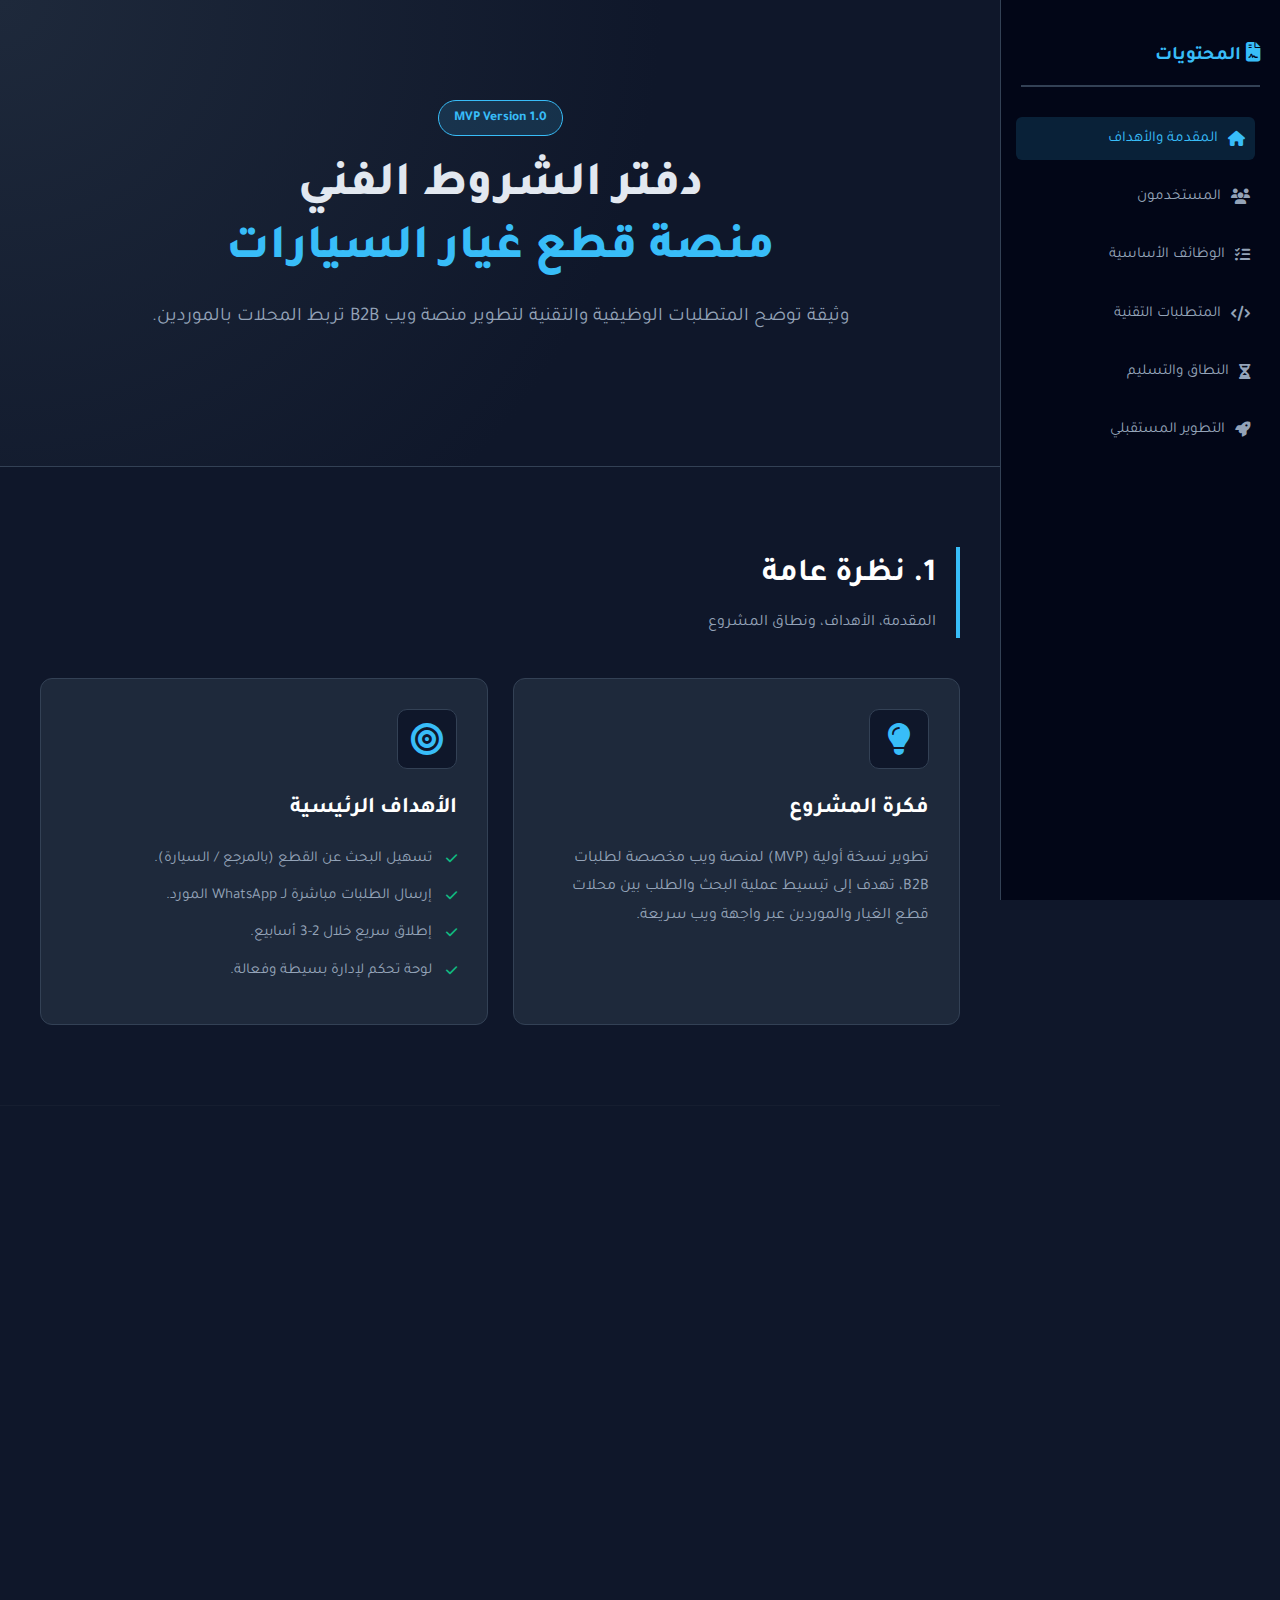
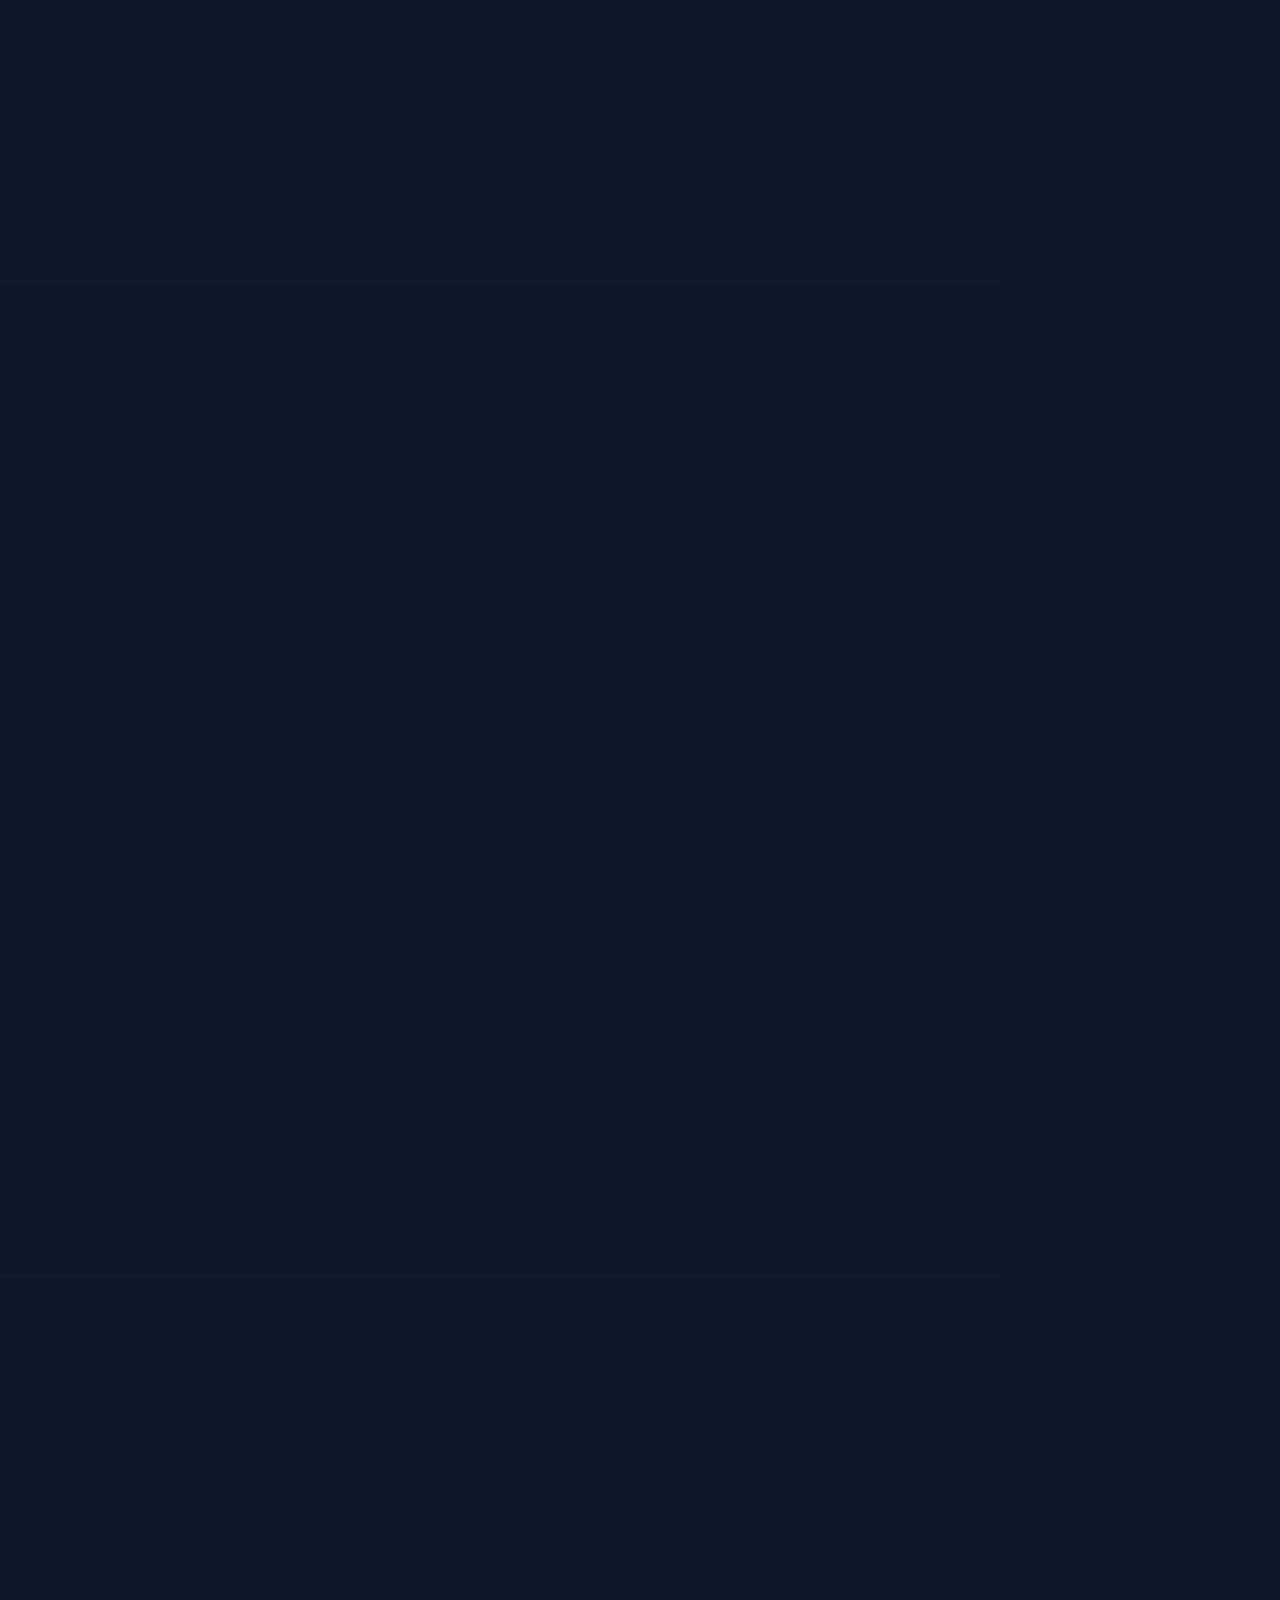
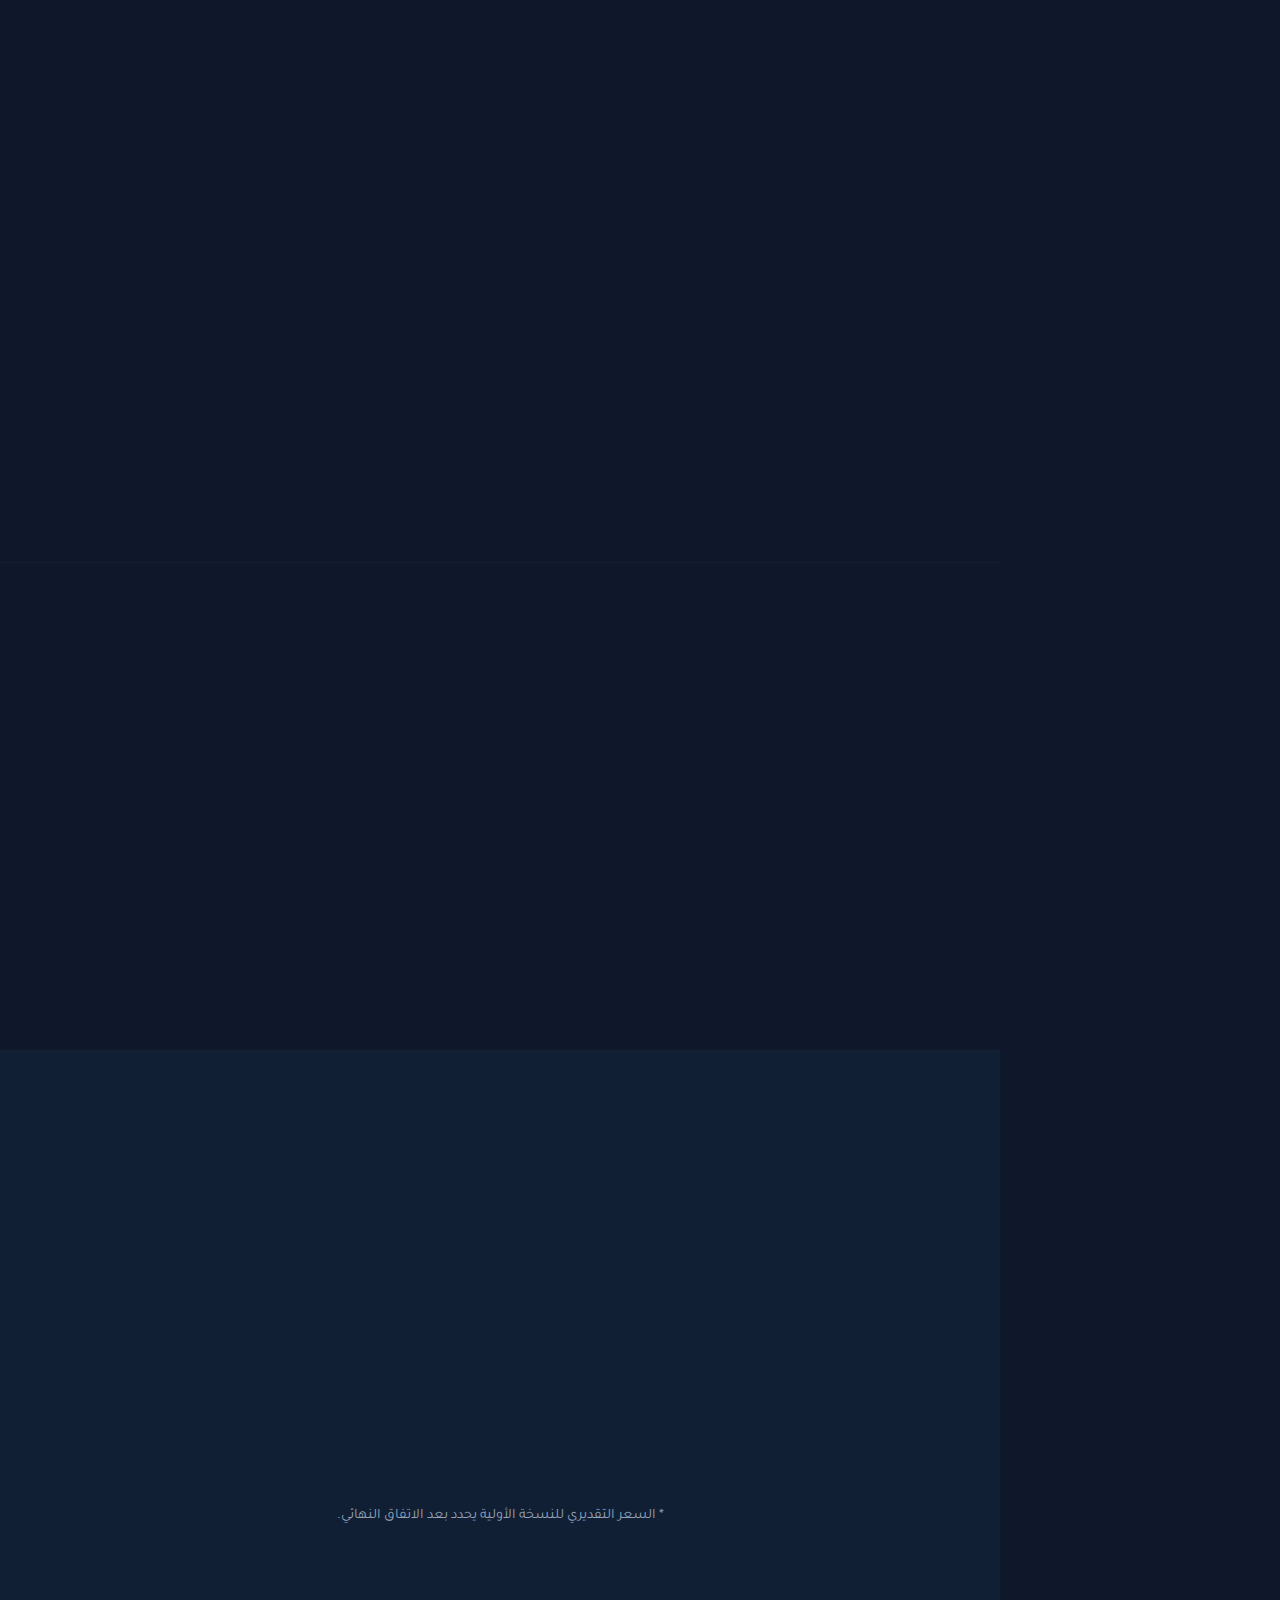
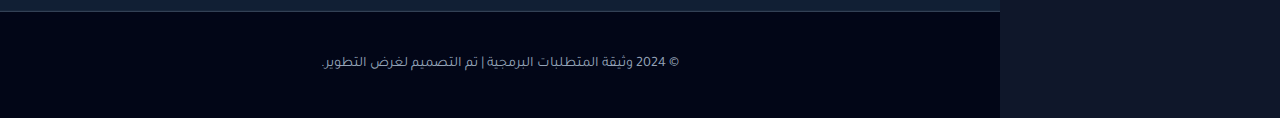
<file: car-parts/index.html>
<!DOCTYPE html>
<html lang="ar" dir="rtl">
<head>
    <meta charset="UTF-8">
    <meta name="viewport" content="width=device-width, initial-scale=1.0">
    <title>دفتر الشروط | منصة B2B لقطع الغيار</title>
    <!-- خط تجوال -->
    <link href="https://fonts.googleapis.com/css2?family=Tajawal:wght@300;400;500;700;800&display=swap" rel="stylesheet">
    <!-- FontAwesome -->
    <link rel="stylesheet" href="https://cdnjs.cloudflare.com/ajax/libs/font-awesome/6.4.0/css/all.min.css">

    <style>
        :root {
            /* لوحة الألوان الاحترافية الداكنة */
            --bg-body: #0f172a;       /* Slate 900 */
            --bg-card: #1e293b;       /* Slate 800 */
            --bg-sidebar: #020617;    /* Slate 950 */
            
            --text-main: #e2e8f0;     /* Slate 200 */
            --text-muted: #94a3b8;    /* Slate 400 */
            
            --accent: #38bdf8;        /* Sky 400 */
            --accent-glow: rgba(56, 189, 248, 0.15);
            --border: #334155;        /* Slate 700 */
            
            --success: #10b981;       /* Emerald 500 */
        }

        * {
            margin: 0;
            padding: 0;
            box-sizing: border-box;
            font-family: 'Tajawal', sans-serif;
            scroll-behavior: smooth;
        }

        body {
            background-color: var(--bg-body);
            color: var(--text-main);
            line-height: 1.8;
            overflow-x: hidden;
            display: flex;
            min-height: 100vh;
        }

        /* --- القائمة الجانبية (للتصفح السريع) --- */
        aside {
            width: 280px;
            background-color: var(--bg-sidebar);
            border-left: 1px solid var(--border);
            height: 100vh;
            position: fixed;
            top: 0;
            right: 0;
            padding: 40px 20px;
            overflow-y: auto;
            z-index: 100;
            display: none; /* مخفي في الموبايل */
        }

        @media (min-width: 1024px) {
            aside { display: block; }
            main { margin-right: 280px; width: calc(100% - 280px); }
        }

        aside h3 {
            color: var(--accent);
            font-size: 1.2rem;
            margin-bottom: 30px;
            padding-bottom: 10px;
            border-bottom: 2px solid var(--border);
        }

        .nav-links li {
            list-style: none;
            margin-bottom: 15px;
        }

        .nav-links a {
            color: var(--text-muted);
            text-decoration: none;
            font-size: 0.95rem;
            display: flex;
            align-items: center;
            gap: 10px;
            transition: 0.3s;
            padding: 8px 10px;
            border-radius: 6px;
        }

        .nav-links a:hover, .nav-links a.active {
            background-color: var(--accent-glow);
            color: var(--accent);
            transform: translateX(-5px);
        }

        /* --- المحتوى الرئيسي --- */
        main {
            width: 100%;
            padding: 0;
            position: relative;
        }

        /* الهيدر */
        header {
            padding: 100px 20px;
            background: radial-gradient(circle at top left, #1e293b 0%, #0f172a 60%);
            border-bottom: 1px solid var(--border);
            text-align: center;
        }

        .badge {
            background-color: var(--accent-glow);
            color: var(--accent);
            padding: 5px 15px;
            border-radius: 20px;
            font-size: 0.85rem;
            font-weight: bold;
            display: inline-block;
            margin-bottom: 20px;
            border: 1px solid var(--accent);
        }

        header h1 {
            font-size: 3rem;
            font-weight: 800;
            margin-bottom: 20px;
            line-height: 1.3;
        }

        header p {
            font-size: 1.2rem;
            color: var(--text-muted);
            max-width: 700px;
            margin: 0 auto 30px;
        }

        /* الأقسام */
        section {
            padding: 80px 40px;
            border-bottom: 1px solid rgba(255,255,255,0.03);
        }

        .section-header {
            margin-bottom: 40px;
            border-right: 4px solid var(--accent);
            padding-right: 20px;
        }

        .section-header h2 {
            font-size: 2rem;
            color: #fff;
        }

        .section-header p {
            color: var(--text-muted);
            margin-top: 5px;
        }

        /* الشبكة والبطاقات */
        .grid {
            display: grid;
            grid-template-columns: repeat(auto-fit, minmax(320px, 1fr));
            gap: 25px;
        }

        .card {
            background-color: var(--bg-card);
            border: 1px solid var(--border);
            border-radius: 12px;
            padding: 30px;
            transition: all 0.3s ease;
            position: relative;
            overflow: hidden;
        }

        .card:hover {
            border-color: var(--accent);
            transform: translateY(-5px);
            box-shadow: 0 10px 40px -10px rgba(0,0,0,0.5);
        }

        .card-icon {
            font-size: 2rem;
            color: var(--accent);
            margin-bottom: 20px;
            background: var(--bg-body);
            width: 60px;
            height: 60px;
            display: flex;
            align-items: center;
            justify-content: center;
            border-radius: 10px;
            border: 1px solid var(--border);
        }

        .card h3 {
            font-size: 1.4rem;
            margin-bottom: 15px;
            color: #fff;
        }

        .card ul {
            list-style: none;
            padding: 0;
        }

        .card ul li {
            position: relative;
            padding-right: 25px;
            margin-bottom: 10px;
            color: var(--text-muted);
            font-size: 0.95rem;
        }

        .card ul li::before {
            content: "\f00c"; /* Check icon */
            font-family: "Font Awesome 6 Free";
            font-weight: 900;
            color: var(--success);
            position: absolute;
            right: 0;
            top: 2px;
            font-size: 0.8rem;
        }

        /* قسم التقنيات بشكل مختلف */
        .tech-stack {
            display: flex;
            flex-wrap: wrap;
            gap: 15px;
        }

        .tech-pill {
            background: var(--bg-sidebar);
            border: 1px solid var(--border);
            padding: 10px 20px;
            border-radius: 6px;
            font-weight: 500;
            color: var(--text-main);
            display: flex;
            align-items: center;
            gap: 10px;
        }
        
        .tech-pill i { color: var(--accent); }

        /* الجداول المعلوماتية */
        .info-row {
            display: flex;
            justify-content: space-between;
            align-items: center;
            padding: 20px;
            background: rgba(255,255,255,0.02);
            border-bottom: 1px solid var(--border);
        }
        .info-row:last-child { border-bottom: none; }
        .info-label { font-weight: bold; color: var(--text-main); }
        .info-value { color: var(--accent); }

        /* الفوتر */
        footer {
            background-color: var(--bg-sidebar);
            padding: 40px;
            text-align: center;
            color: var(--text-muted);
            font-size: 0.9rem;
            border-top: 1px solid var(--border);
        }

        /* Responsive adjustments */
        @media (max-width: 768px) {
            header h1 { font-size: 2rem; }
            section { padding: 50px 20px; }
            .grid { grid-template-columns: 1fr; }
        }

        /* Animation Classes */
        .fade-up {
            opacity: 0;
            transform: translateY(30px);
            transition: opacity 0.6s ease-out, transform 0.6s ease-out;
        }
        .fade-up.visible {
            opacity: 1;
            transform: translateY(0);
        }
    </style>
</head>
<body>

    <!-- القائمة الجانبية -->
    <aside>
        <h3><i class="fas fa-file-contract"></i> المحتويات</h3>
        <ul class="nav-links">
            <li><a href="#intro" class="active"><i class="fas fa-home"></i> المقدمة والأهداف</a></li>
            <li><a href="#users"><i class="fas fa-users"></i> المستخدمون</a></li>
            <li><a href="#features"><i class="fas fa-list-check"></i> الوظائف الأساسية</a></li>
            <li><a href="#tech"><i class="fas fa-code"></i> المتطلبات التقنية</a></li>
            <li><a href="#timeline"><i class="fas fa-hourglass-half"></i> النطاق والتسليم</a></li>
            <li><a href="#future"><i class="fas fa-rocket"></i> التطوير المستقبلي</a></li>
        </ul>
    </aside>

    <main>
        <!-- الهيدر -->
        <header>
            <div class="fade-up">
                <span class="badge">MVP Version 1.0</span>
                <h1>دفتر الشروط الفني<br><span style="color: var(--accent)">منصة قطع غيار السيارات</span></h1>
                <p>وثيقة توضح المتطلبات الوظيفية والتقنية لتطوير منصة ويب B2B تربط المحلات بالموردين.</p>
            </div>
        </header>

        <!-- المقدمة -->
        <section id="intro">
            <div class="section-header fade-up">
                <h2>1. نظرة عامة</h2>
                <p>المقدمة، الأهداف، ونطاق المشروع</p>
            </div>
            <div class="grid">
                <div class="card fade-up">
                    <div class="card-icon"><i class="fas fa-lightbulb"></i></div>
                    <h3>فكرة المشروع</h3>
                    <p style="color: var(--text-muted);">تطوير نسخة أولية (MVP) لمنصة ويب مخصصة لطلبات B2B، تهدف إلى تبسيط عملية البحث والطلب بين محلات قطع الغيار والموردين عبر واجهة ويب سريعة.</p>
                </div>
                <div class="card fade-up">
                    <div class="card-icon"><i class="fas fa-bullseye"></i></div>
                    <h3>الأهداف الرئيسية</h3>
                    <ul>
                        <li>تسهيل البحث عن القطع (بالمرجع / السيارة).</li>
                        <li>إرسال الطلبات مباشرة لـ WhatsApp المورد.</li>
                        <li>إطلاق سريع خلال 2-3 أسابيع.</li>
                        <li>لوحة تحكم لإدارة بسيطة وفعالة.</li>
                    </ul>
                </div>
            </div>
        </section>

        <!-- المستخدمون -->
        <section id="users">
            <div class="section-header fade-up">
                <h2>2. أدوار المستخدمين</h2>
                <p>الصلاحيات والمهام لكل طرف في المنصة</p>
            </div>
            <div class="grid">
                <div class="card fade-up">
                    <h3><i class="fas fa-store" style="color: var(--accent); margin-left:10px;"></i> المحلات (Clients)</h3>
                    <ul>
                        <li>تسجيل الدخول والبحث عن القطع.</li>
                        <li>إضافة منتجات للسلة.</li>
                        <li>إرسال الطلب تلقائياً عبر WhatsApp.</li>
                    </ul>
                </div>
                <div class="card fade-up">
                    <h3><i class="fas fa-truck" style="color: var(--accent); margin-left:10px;"></i> الموردون (Suppliers)</h3>
                    <ul>
                        <li>إدارة الملف الشخصي.</li>
                        <li>عرض المنتجات الخاصة بهم.</li>
                        <li>استقبال طلبات الشراء على الهاتف.</li>
                    </ul>
                </div>
                <div class="card fade-up">
                    <h3><i class="fas fa-user-shield" style="color: var(--accent); margin-left:10px;"></i> الأدمن (Admin)</h3>
                    <ul>
                        <li>إدارة كافة المستخدمين.</li>
                        <li>استيراد المنتجات بالجملة (Excel).</li>
                        <li>الإشراف العام على النظام.</li>
                    </ul>
                </div>
            </div>
        </section>

        <!-- الوظائف -->
        <section id="features">
            <div class="section-header fade-up">
                <h2>3. الوظائف والمميزات (MVP)</h2>
                <p>تفاصيل الخصائص البرمجية المطلوبة</p>
            </div>
            <div class="grid">
                <div class="card fade-up">
                    <div class="card-icon"><i class="fas fa-file-excel"></i></div>
                    <h3>استيراد البيانات</h3>
                    <p class="text-muted">نظام ذكي لاستيراد المنتجات من ملفات Excel (.xlsx) يشمل:</p>
                    <ul>
                        <li>المرجع (Reference)</li>
                        <li>اسم القطعة ونوع السيارة</li>
                        <li>ربط المنتج بالمورد تلقائياً</li>
                    </ul>
                </div>
                <div class="card fade-up">
                    <div class="card-icon"><i class="fab fa-whatsapp"></i></div>
                    <h3>تكامل WhatsApp</h3>
                    <p class="text-muted">نظام Click-to-Chat المتقدم:</p>
                    <ul>
                        <li>زر "إرسال الطلب" يجمع محتوى السلة.</li>
                        <li>توليد رسالة نصية منسقة تلقائياً.</li>
                        <li>الفتح المباشر لمحادثة المورد المعني.</li>
                    </ul>
                </div>
                <div class="card fade-up">
                    <div class="card-icon"><i class="fas fa-search"></i></div>
                    <h3>محرك البحث</h3>
                    <ul>
                        <li>بحث دقيق بمرجع القطعة.</li>
                        <li>فلترة حسب نوع السيارة.</li>
                        <li>نتائج فورية وواجهة خفيفة.</li>
                    </ul>
                </div>
            </div>
        </section>

        <!-- التقنيات -->
        <section id="tech">
            <div class="section-header fade-up">
                <h2>4. البنية التقنية</h2>
                <p>الأدوات والتقنيات المقترحة للتطوير</p>
            </div>
            
            <div class="card fade-up" style="margin-bottom: 30px;">
                <h3>Stack المقترح</h3>
                <div class="tech-stack" style="margin-top: 20px;">
                    <div class="tech-pill"><i class="fab fa-php"></i> Backend: Laravel (PHP)</div>
                    <div class="tech-pill"><i class="fas fa-database"></i> DB: MySQL</div>
                    <div class="tech-pill"><i class="fab fa-bootstrap"></i> Frontend: Blade + Bootstrap 5</div>
                    <div class="tech-pill"><i class="fas fa-shield-alt"></i> Auth: Laravel Security</div>
                    <div class="tech-pill"><i class="fas fa-server"></i> Hosting: Shared (Year 1)</div>
                </div>
            </div>

            <div class="card fade-up">
                <h3>المتطلبات غير الوظيفية</h3>
                <div class="info-row">
                    <span class="info-label">اللغة</span>
                    <span class="info-value">العربية (الأساسية) + قابلية للفرنسية</span>
                </div>
                <div class="info-row">
                    <span class="info-label">الأداء</span>
                    <span class="info-value">واجهة خفيفة وسريعة التحميل</span>
                </div>
                <div class="info-row">
                    <span class="info-label">التوافق</span>
                    <span class="info-value">Responsive (موبايل + ديسك توب)</span>
                </div>
            </div>
        </section>

        <!-- التسليمات -->
        <section id="timeline">
            <div class="section-header fade-up">
                <h2>5. مخرجات المشروع</h2>
            </div>
            <div class="grid">
                <div class="card fade-up" style="border-right: 4px solid var(--success);">
                    <h3><i class="fas fa-box-open"></i> التسليمات النهائية</h3>
                    <ul>
                        <li>Source Code نظيف وقابل للتطوير.</li>
                        <li>قاعدة بيانات مهيئة (Database Schema).</li>
                        <li>لوحة تحكم الأدمن (Admin Panel).</li>
                    </ul>
                </div>
            </div>
        </section>

        <!-- المستقبل -->
        <section id="future" style="background: rgba(56, 189, 248, 0.05);">
            <div class="section-header fade-up">
                <h2>6. آفاق التطوير (المرحلة 2)</h2>
                <p>خصائص مستقبلية خارج نطاق الـ MVP الحالي</p>
            </div>
            <div class="grid">
                <div class="card fade-up">
                    <ul>
                        <li style="color: var(--text-main);">نظام طلبات داخلي كامل (بدون الاعتماد الكلي على واتساب).</li>
                        <li style="color: var(--text-main);">نظام إشعارات (Push Notifications).</li>
                        <li style="color: var(--text-main);">تطبيق موبايل (Mobile App).</li>
                        <li style="color: var(--text-main);">تقارير مبيعات وإحصائيات متقدمة.</li>
                    </ul>
                </div>
            </div>
            <p style="text-align: center; margin-top: 30px; color: var(--text-muted); font-size: 0.9rem;">
                * السعر التقديري للنسخة الأولية يحدد بعد الاتفاق النهائي.
            </p>
        </section>

        <footer>
            <p>&copy; 2024 وثيقة المتطلبات البرمجية | تم التصميم لغرض التطوير.</p>
        </footer>
    </main>

    <script>
        // Animation Observer
        const observer = new IntersectionObserver((entries) => {
            entries.forEach(entry => {
                if (entry.isIntersecting) {
                    entry.target.classList.add('visible');
                }
            });
        }, { threshold: 0.1 });

        document.querySelectorAll('.fade-up').forEach((el) => observer.observe(el));

        // Active Link Highlighter
        const sections = document.querySelectorAll('section');
        const navLi = document.querySelectorAll('aside ul li a');

        window.addEventListener('scroll', () => {
            let current = '';
            sections.forEach(section => {
                const sectionTop = section.offsetTop;
                const sectionHeight = section.clientHeight;
                if (pageYOffset >= (sectionTop - 200)) {
                    current = section.getAttribute('id');
                }
            });

            navLi.forEach(a => {
                a.classList.remove('active');
                if (a.getAttribute('href').includes(current)) {
                    a.classList.add('active');
                }
            });
        });
    </script>
</body>
</html>
</file>
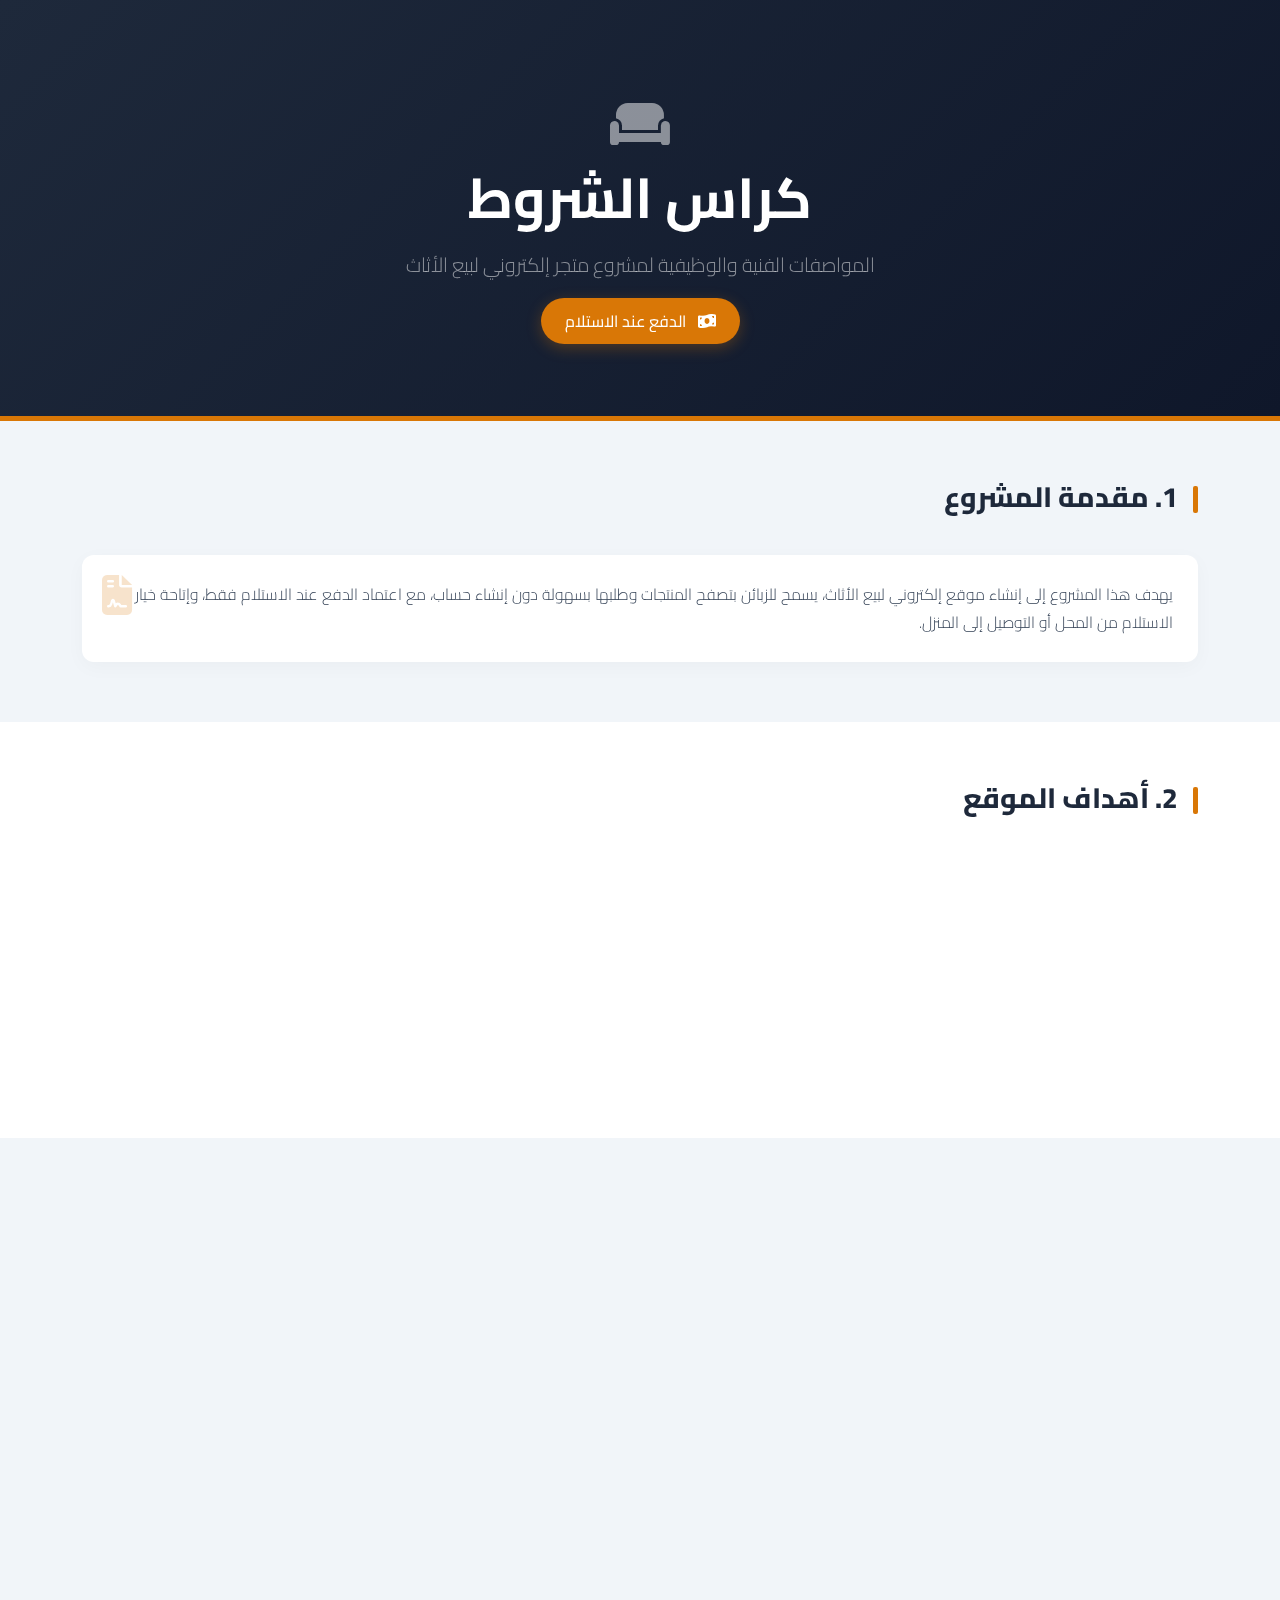
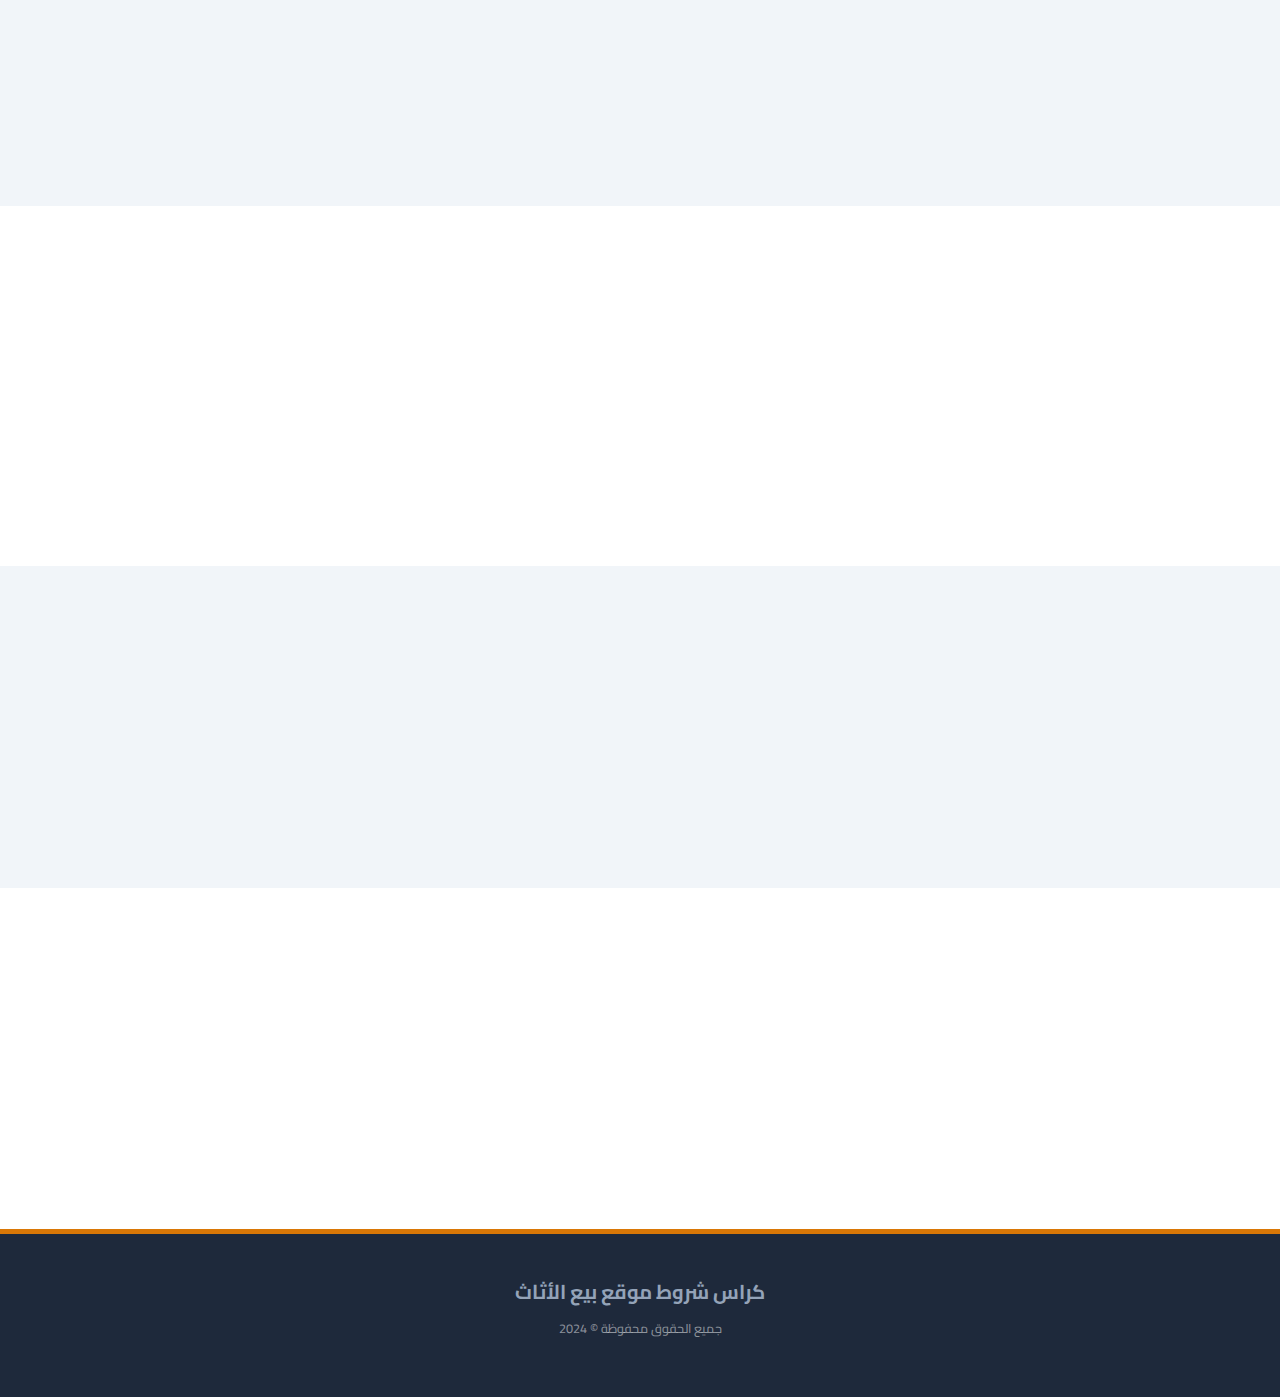
<file: elfanane/index.html>
<!DOCTYPE html>
<html lang="ar" dir="rtl">
<head>
  <meta charset="UTF-8">
  <title>كراس الشروط – موقع بيع الأثاث</title>
  <meta name="viewport" content="width=device-width, initial-scale=1">

  <!-- Bootstrap 5 -->
  <link href="https://cdn.jsdelivr.net/npm/bootstrap@5.3.2/dist/css/bootstrap.min.css" rel="stylesheet">
  <!-- FontAwesome Icons -->
  <link href="https://cdnjs.cloudflare.com/ajax/libs/font-awesome/6.4.0/css/all.min.css" rel="stylesheet">
  <!-- AOS Animations -->
  <link href="https://unpkg.com/aos@2.3.4/dist/aos.css" rel="stylesheet">
  <!-- Google Font Arabic -->
  <link href="https://fonts.googleapis.com/css2?family=Cairo:wght@300;400;600;700;800&display=swap" rel="stylesheet">

  <style>
    :root {
      --primary-color: #1e293b; /* Slate 800 */
      --secondary-color: #334155; /* Slate 700 */
      --accent-color: #d97706; /* Amber 600 - Wood tone */
      --bg-color: #f1f5f9;
      --card-bg: #ffffff;
    }

    body {
      font-family: 'Cairo', sans-serif;
      background-color: var(--bg-color);
      color: var(--secondary-color);
      line-height: 1.8;
      overflow-x: hidden;
    }

    /* Hero Section */
    .hero-section {
      background: linear-gradient(135deg, var(--primary-color) 0%, #0f172a 100%);
      color: #fff;
      padding: 100px 0 80px;
      position: relative;
      overflow: hidden;
      border-bottom: 5px solid var(--accent-color);
    }
    
    .hero-badge {
      background-color: var(--accent-color);
      color: #fff;
      font-size: 1rem;
      padding: 0.5rem 1.5rem;
      border-radius: 50px;
      box-shadow: 0 4px 15px rgba(217, 119, 6, 0.3);
    }

    /* Section Styling */
    .section {
      padding: 60px 0;
    }

    .section-header {
      margin-bottom: 40px;
      position: relative;
      padding-right: 20px;
    }
    
    .section-header::before {
      content: '';
      position: absolute;
      right: 0;
      top: 5px;
      height: 80%;
      width: 5px;
      background-color: var(--accent-color);
      border-radius: 2px;
    }

    .section-title {
      font-weight: 800;
      color: var(--primary-color);
      margin: 0;
      font-size: 1.75rem;
    }

    /* Cards */
    .custom-card {
      background: var(--card-bg);
      border: none;
      border-radius: 12px;
      padding: 25px;
      height: 100%;
      box-shadow: 0 5px 20px rgba(0,0,0,0.03);
      transition: all 0.3s ease;
      position: relative;
      overflow: hidden;
    }

    .custom-card:hover {
      transform: translateY(-5px);
      box-shadow: 0 15px 30px rgba(0,0,0,0.08);
    }

    .custom-card h5 {
      color: var(--primary-color);
      font-weight: 700;
      margin-bottom: 15px;
      border-bottom: 1px solid #e2e8f0;
      padding-bottom: 10px;
    }

    /* Lists */
    .check-list ul {
      list-style: none;
      padding: 0;
    }
    .check-list ul li {
      position: relative;
      padding-right: 30px;
      margin-bottom: 10px;
    }
    .check-list ul li::before {
      content: '\f00c';
      font-family: "Font Awesome 6 Free";
      font-weight: 900;
      position: absolute;
      right: 0;
      color: var(--accent-color);
    }

    /* Icons */
    .icon-box {
      font-size: 2.5rem;
      color: var(--accent-color);
      margin-bottom: 15px;
      opacity: 0.2;
      position: absolute;
      left: 20px;
      top: 20px;
    }

    footer {
      background: var(--primary-color);
      color: #94a3b8;
      padding: 40px 0;
      font-size: 0.9rem;
      border-top: 5px solid var(--accent-color);
    }
  </style>
</head>

<body>

<!-- Hero Section -->
<header class="hero-section text-center">
  <div class="container">
    <div data-aos="zoom-in">
      <i class="fa-solid fa-couch fa-3x mb-3 text-white-50"></i>
      <h1 class="display-4 fw-bold mb-3">كراس الشروط</h1>
      <p class="lead text-white-50 mb-4">
        المواصفات الفنية والوظيفية لمشروع متجر إلكتروني لبيع الأثاث
      </p>
      <span class="hero-badge">
        <i class="fa-solid fa-money-bill-wave ms-2"></i> الدفع عند الاستلام
      </span>
    </div>
  </div>
</header>

<!-- 1. مقدمة -->
<section class="section">
  <div class="container">
    <div class="section-header" data-aos="fade-left">
      <h2 class="section-title">1. مقدمة المشروع</h2>
    </div>
    <div class="custom-card" data-aos="fade-up">
      <i class="fa-solid fa-file-contract icon-box"></i>
      <p class="lead mb-0 fs-6">
        يهدف هذا المشروع إلى إنشاء موقع إلكتروني لبيع الأثاث، يسمح للزبائن بتصفح المنتجات
        وطلبها بسهولة دون إنشاء حساب، مع اعتماد الدفع عند الاستلام فقط، وإتاحة خيار
        الاستلام من المحل أو التوصيل إلى المنزل.
      </p>
    </div>
  </div>
</section>

<!-- 2. الأهداف -->
<section class="section bg-white">
  <div class="container">
    <div class="section-header" data-aos="fade-left">
      <h2 class="section-title">2. أهداف الموقع</h2>
    </div>
    <div class="row g-4 check-list">
      <div class="col-md-6" data-aos="fade-up">
        <div class="custom-card h-100">
          <h5 class="fw-bold"><i class="fa-solid fa-bullseye ms-2 text-warning"></i>أهداف تجارية</h5>
          <ul>
            <li>تسهيل عملية طلب الأثاث عبر الإنترنت</li>
            <li>تحسين صورة العلامة التجارية</li>
            <li>زيادة المبيعات والوصول لزبائن جدد</li>
          </ul>
        </div>
      </div>
      <div class="col-md-6" data-aos="fade-up" data-aos-delay="100">
        <div class="custom-card h-100">
          <h5 class="fw-bold"><i class="fa-solid fa-chart-line ms-2 text-warning"></i>أهداف تشغيلية</h5>
          <ul>
            <li>إدارة المنتجات والطلبات من لوحة واحدة</li>
            <li>مشاركة المنتجات عبر وسائل التواصل</li>
            <li>تتبع أداء الإعلانات والحملات</li>
          </ul>
        </div>
      </div>
    </div>
  </div>
</section>

<!-- 3. الصفحات -->
<section class="section">
  <div class="container">
    <div class="section-header" data-aos="fade-left">
      <h2 class="section-title">3. صفحات الموقع (واجهة الزبون)</h2>
    </div>

    <div class="row g-4">
      <!-- Item -->
      <div class="col-md-6 col-lg-4" data-aos="fade-up">
        <div class="custom-card">
          <h5 class="fw-bold">الصفحة الرئيسية</h5>
          <p class="small text-muted mb-0">سلايدر صور – منتجات ومجموعات مميزة – فئات – إبراز الدفع عند الاستلام وخيارات التوصيل.</p>
        </div>
      </div>
      <!-- Item -->
      <div class="col-md-6 col-lg-4" data-aos="fade-up" data-aos-delay="100">
        <div class="custom-card">
          <h5 class="fw-bold">صفحة المنتجات</h5>
          <p class="small text-muted mb-0">عرض جميع المنتجات مع التصفية حسب الفئات والفئات الفرعية، دون فلترة حسب السعر.</p>
        </div>
      </div>
      <!-- Item -->
      <div class="col-md-6 col-lg-4" data-aos="fade-up" data-aos-delay="200">
        <div class="custom-card">
          <h5 class="fw-bold">صفحات الفئات</h5>
          <p class="small text-muted mb-0">فئات رئيسية وفرعية غير محدودة، مع إمكانية انتماء المنتج لأكثر من فئة.</p>
        </div>
      </div>
      <!-- Item -->
      <div class="col-md-6 col-lg-4" data-aos="fade-up">
        <div class="custom-card">
          <h5 class="fw-bold">صفحة المنتج (سلة)</h5>
          <p class="small text-muted mb-0">صور، وصف، مواصفات، سعر، إضافة للسلة، اختيار الاستلام أو التوصيل.</p>
        </div>
      </div>
      <!-- Item -->
      <div class="col-md-6 col-lg-4" data-aos="fade-up" data-aos-delay="100">
        <div class="custom-card border-warning border-2">
            <span class="badge bg-warning text-dark float-end ms-2">هام</span>
          <h5 class="fw-bold">الطلب المباشر</h5>
          <p class="small text-muted mb-0">نموذج طلب مباشر بالاسم ورقم الهاتف، اختيار طريقة الاستلام، بدون تسجيل حساب.</p>
        </div>
      </div>
      <!-- Item -->
      <div class="col-md-6 col-lg-4" data-aos="fade-up" data-aos-delay="200">
        <div class="custom-card">
          <h5 class="fw-bold">سلة الشراء والتأكيد</h5>
          <p class="small text-muted mb-0">تعديل الكميات، اختيار طريقة الاستلام، احتساب سعر التوصيل، تأكيد الدفع عند الاستلام.</p>
        </div>
      </div>
      <!-- Item -->
      <div class="col-md-6 col-lg-6" data-aos="fade-up">
        <div class="custom-card">
          <h5 class="fw-bold">مجموعات المنتجات</h5>
          <p class="small text-muted mb-0">إنشاء مجموعات مخصصة بروابط قابلة للمشاركة على وسائل التواصل الاجتماعي.</p>
        </div>
      </div>
      <!-- Item -->
      <div class="col-md-6 col-lg-6" data-aos="fade-up" data-aos-delay="100">
        <div class="custom-card">
          <h5 class="fw-bold">من نحن – اتصل بنا</h5>
          <p class="small text-muted mb-0">معلومات عن النشاط، نموذج تواصل، واتساب، وخريطة الموقع.</p>
        </div>
      </div>
    </div>
  </div>
</section>

<!-- 4. لوحة التحكم -->
<section class="section bg-white">
  <div class="container">
    <div class="section-header" data-aos="fade-left">
      <h2 class="section-title">4. لوحة التحكم (الإدارة)</h2>
    </div>

    <div class="custom-card" data-aos="fade-up">
      <i class="fa-solid fa-cogs icon-box"></i>
      <div class="row">
        <div class="col-md-6 mb-3">
          <h6 class="fw-bold text-dark">الخصائص العامة:</h6>
          <p class="text-muted">إدارة المنتجات، الفئات، المجموعات، الطلبات، سلايدر الصفحة الرئيسية، وأسعار التوصيل.</p>
        </div>
        <div class="col-md-6 mb-3">
          <h6 class="fw-bold text-dark">إدارة حالات الطلب:</h6>
          <div>
            <span class="badge bg-primary">جديد</span>
            <span class="badge bg-info text-dark">مؤكد</span>
            <span class="badge bg-warning text-dark">قيد التوصيل</span>
            <span class="badge bg-secondary">جاهز للاستلام</span>
            <span class="badge bg-success">تم التسليم</span>
            <span class="badge bg-danger">ملغى</span>
          </div>
        </div>
      </div>
    </div>
  </div>
</section>

<!-- 5 & 6 & 7 مدمجة لتحسين التنسيق -->
<section class="section">
  <div class="container">
    <div class="row g-4">
      
      <!-- التحليلات -->
      <div class="col-md-4" data-aos="fade-up">
        <div class="custom-card h-100">
          <div class="d-flex align-items-center mb-3">
            <i class="fa-brands fa-google fa-2x text-primary ms-3"></i>
            <h5 class="fw-bold m-0 border-0">5. التحليلات</h5>
          </div>
          <p>ربط الموقع بـ Google Analytics و Facebook Pixel لتتبع الزوار، مشاهدة المنتجات والطلبات.</p>
        </div>
      </div>

      <!-- نظام الدفع -->
      <div class="col-md-4" data-aos="fade-up" data-aos-delay="100">
        <div class="custom-card h-100">
          <div class="d-flex align-items-center mb-3">
            <i class="fa-solid fa-wallet fa-2x text-success ms-3"></i>
            <h5 class="fw-bold m-0 border-0">6. نظام الدفع</h5>
          </div>
          <p class="fw-bold text-danger">الدفع عند الاستلام فقط</p>
          <p class="small">لا يوجد دفع إلكتروني – لا يوجد تسجيل حساب للزبائن.</p>
        </div>
      </div>

      <!-- التصميم -->
      <div class="col-md-4" data-aos="fade-up" data-aos-delay="200">
        <div class="custom-card h-100">
          <div class="d-flex align-items-center mb-3">
            <i class="fa-solid fa-paintbrush fa-2x text-info ms-3"></i>
            <h5 class="fw-bold m-0 border-0">7. التصميم UX/UI</h5>
          </div>
          <p>تصميم عصري، متجاوب مع جميع الأجهزة (Mobile Friendly)، واجهة سهلة، حركات وانتقالات ناعمة، وتركيز على جودة الصور.</p>
        </div>
      </div>

    </div>
  </div>
</section>

<!-- 8. المستقبل -->
<section class="section bg-white">
  <div class="container">
    <div class="section-header" data-aos="fade-left">
      <h2 class="section-title">8. التحسينات المستقبلية (Phase 2)</h2>
    </div>
    <div class="custom-card border-0 bg-light" data-aos="fade-up">
      <div class="row text-center">
        <div class="col-md-2 col-6 mb-3">
          <i class="fa-solid fa-globe fa-2x mb-2 text-muted"></i>
          <p class="small fw-bold">تعدد اللغات</p>
        </div>
        <div class="col-md-2 col-6 mb-3">
          <i class="fa-solid fa-users fa-2x mb-2 text-muted"></i>
          <p class="small fw-bold">حسابات الزبائن</p>
        </div>
        <div class="col-md-2 col-6 mb-3">
          <i class="fa-solid fa-heart fa-2x mb-2 text-muted"></i>
          <p class="small fw-bold">المفضلة والتقييم</p>
        </div>
        <div class="col-md-2 col-6 mb-3">
          <i class="fa-regular fa-credit-card fa-2x mb-2 text-muted"></i>
          <p class="small fw-bold">الدفع الإلكتروني</p>
        </div>
        <div class="col-md-2 col-12 mb-3">
          <i class="fa-brands fa-instagram fa-2x mb-2 text-muted"></i>
          <p class="small fw-bold">ربط إنستغرام</p>
        </div>
      </div>
    </div>
  </div>
</section>

<!-- Footer -->
<footer>
  <div class="container text-center">
    <p class="mb-2 fs-5 fw-bold">كراس شروط موقع بيع الأثاث</p>
    <p class="small text-white-50">جميع الحقوق محفوظة © 2024</p>
  </div>
</footer>

<!-- Scripts -->
<script src="https://cdn.jsdelivr.net/npm/bootstrap@5.3.2/dist/js/bootstrap.bundle.min.js"></script>
<script src="https://unpkg.com/aos@2.3.4/dist/aos.js"></script>
<script>
  AOS.init({
    duration: 800,
    once: true,
    offset: 50
  });
</script>

</body>
</html>
</file>
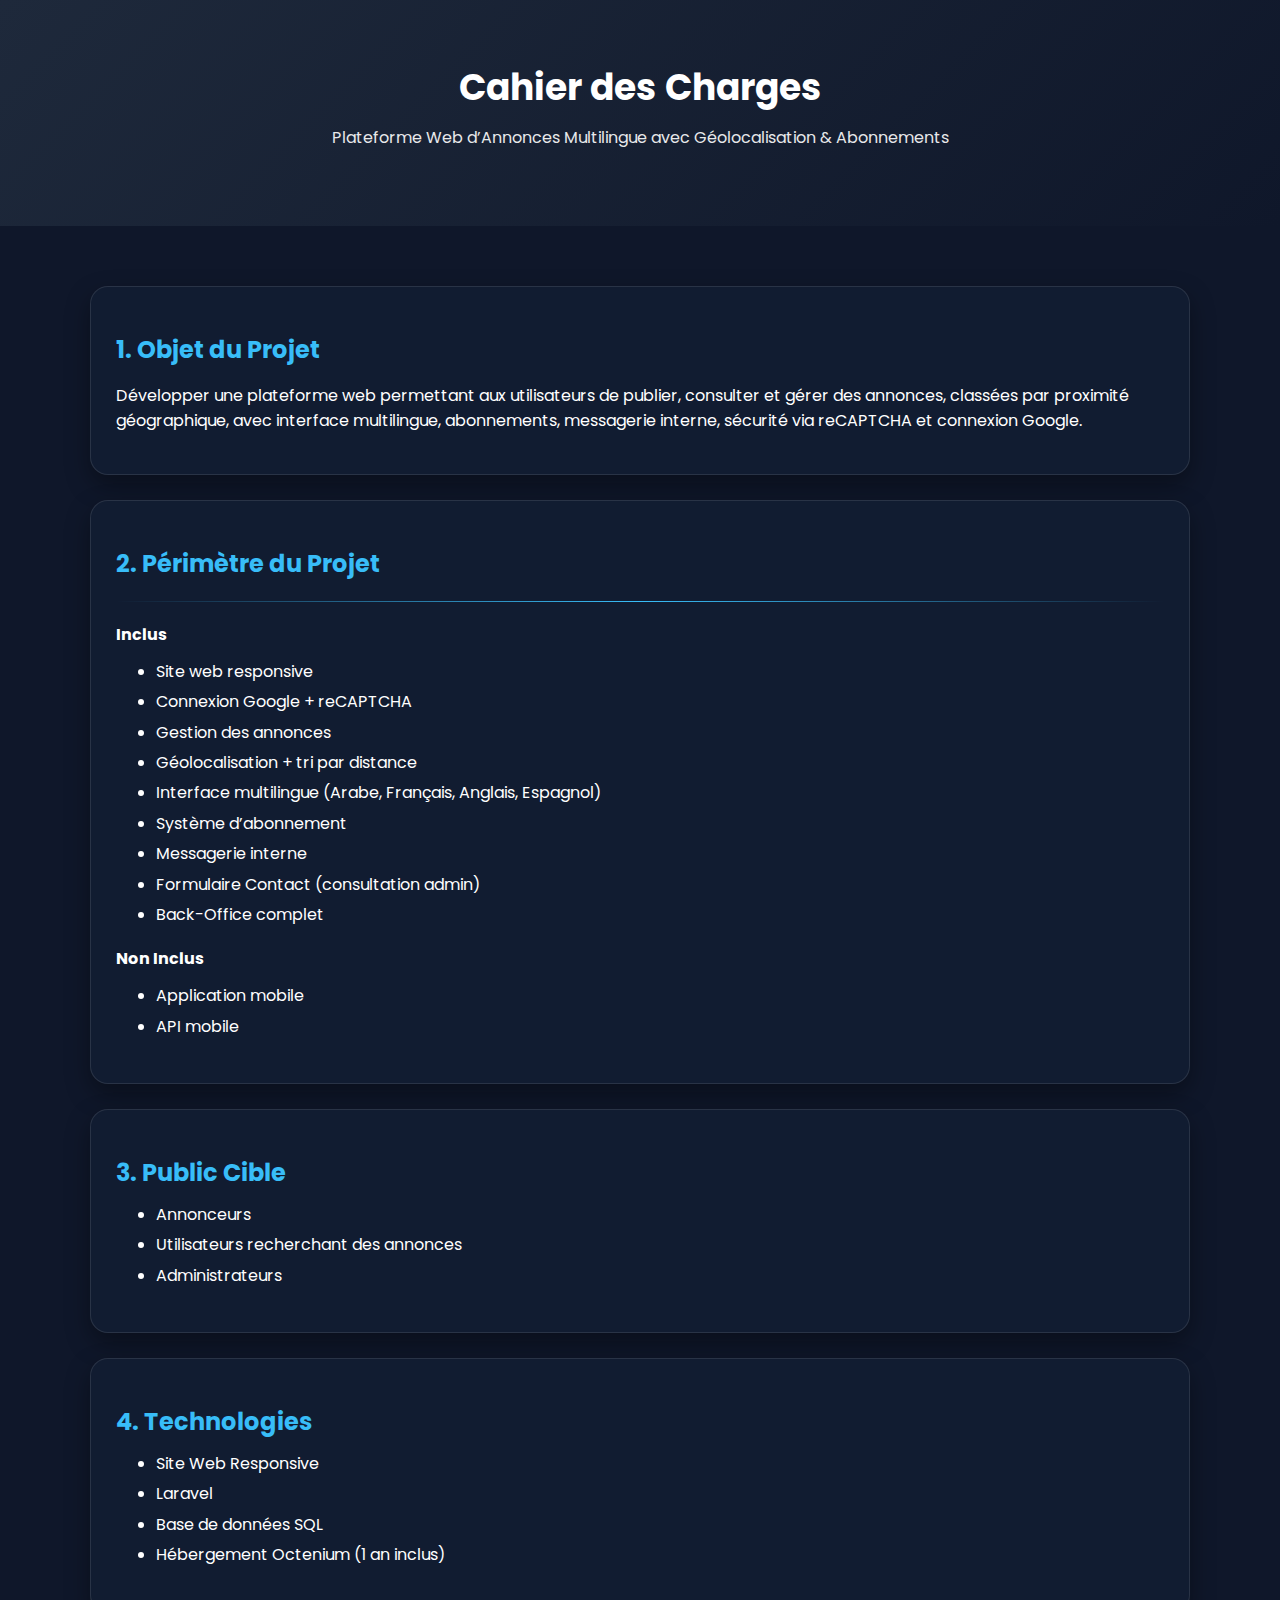
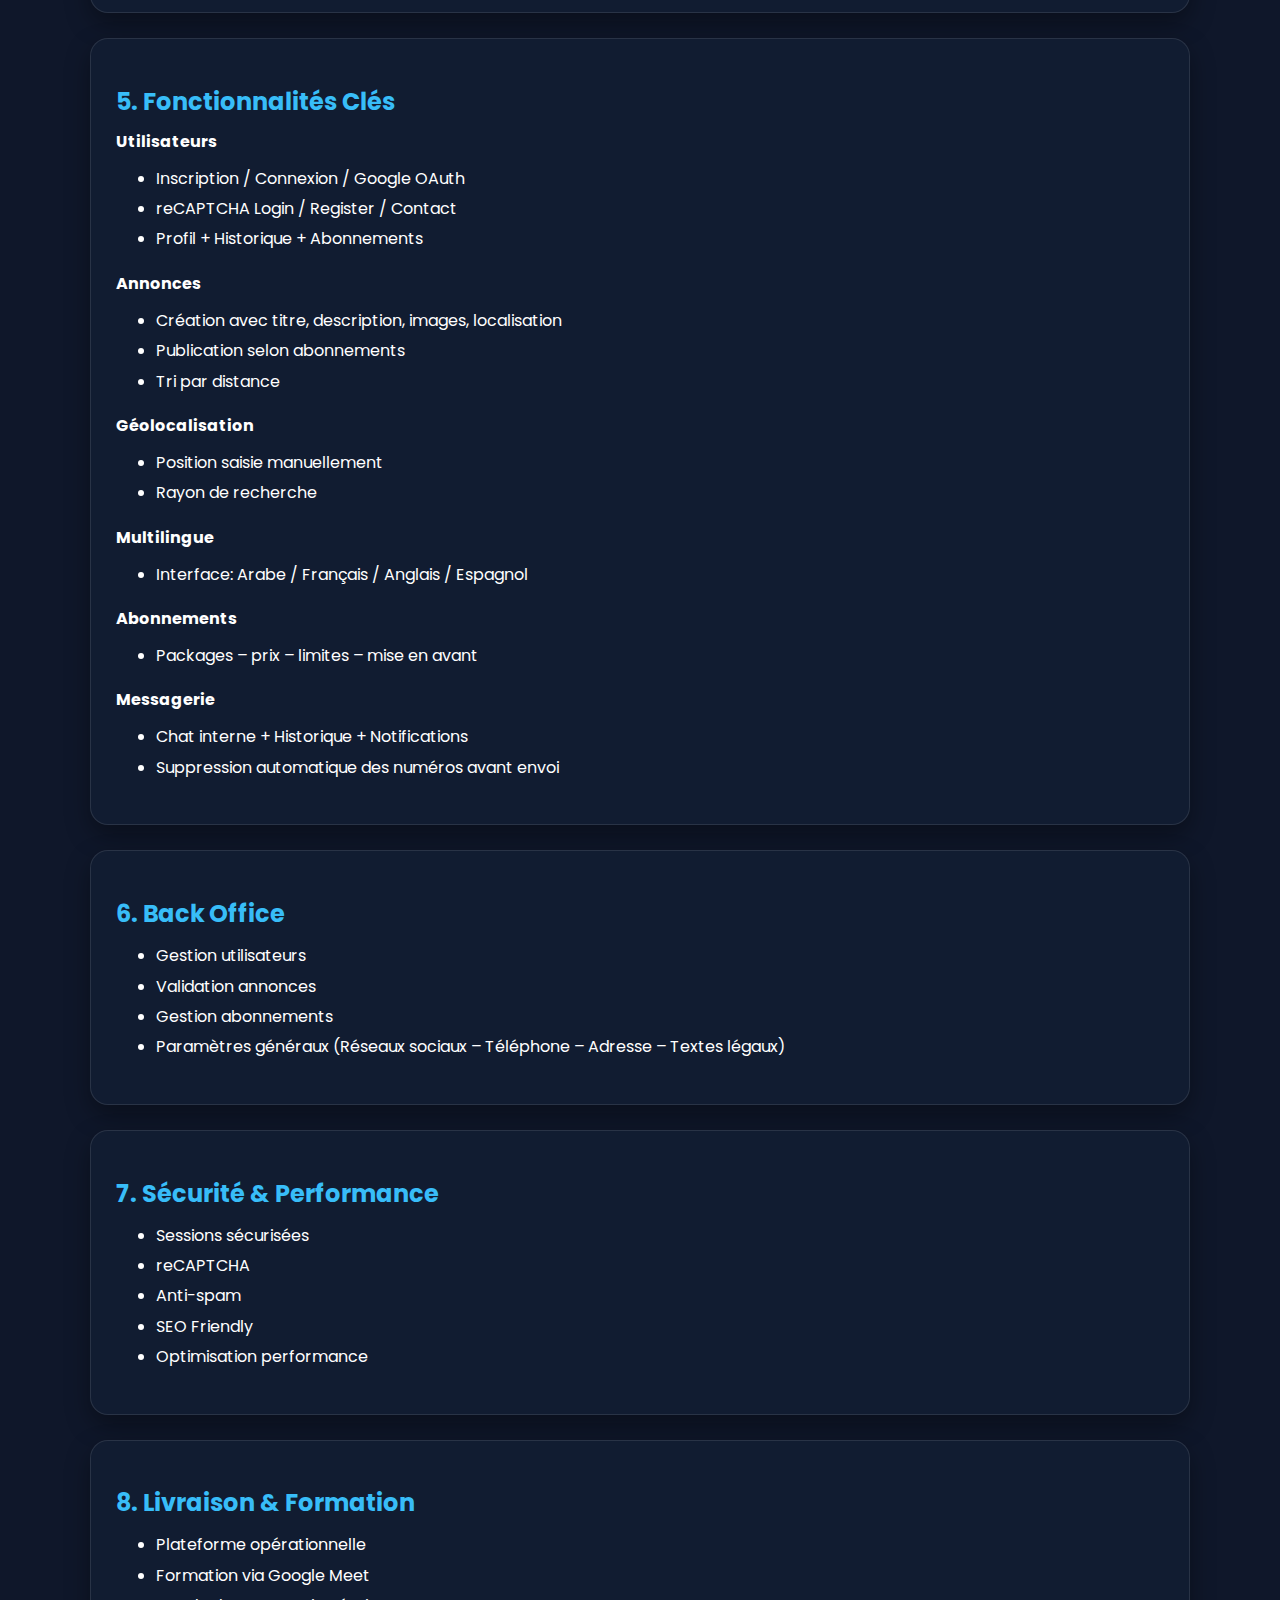
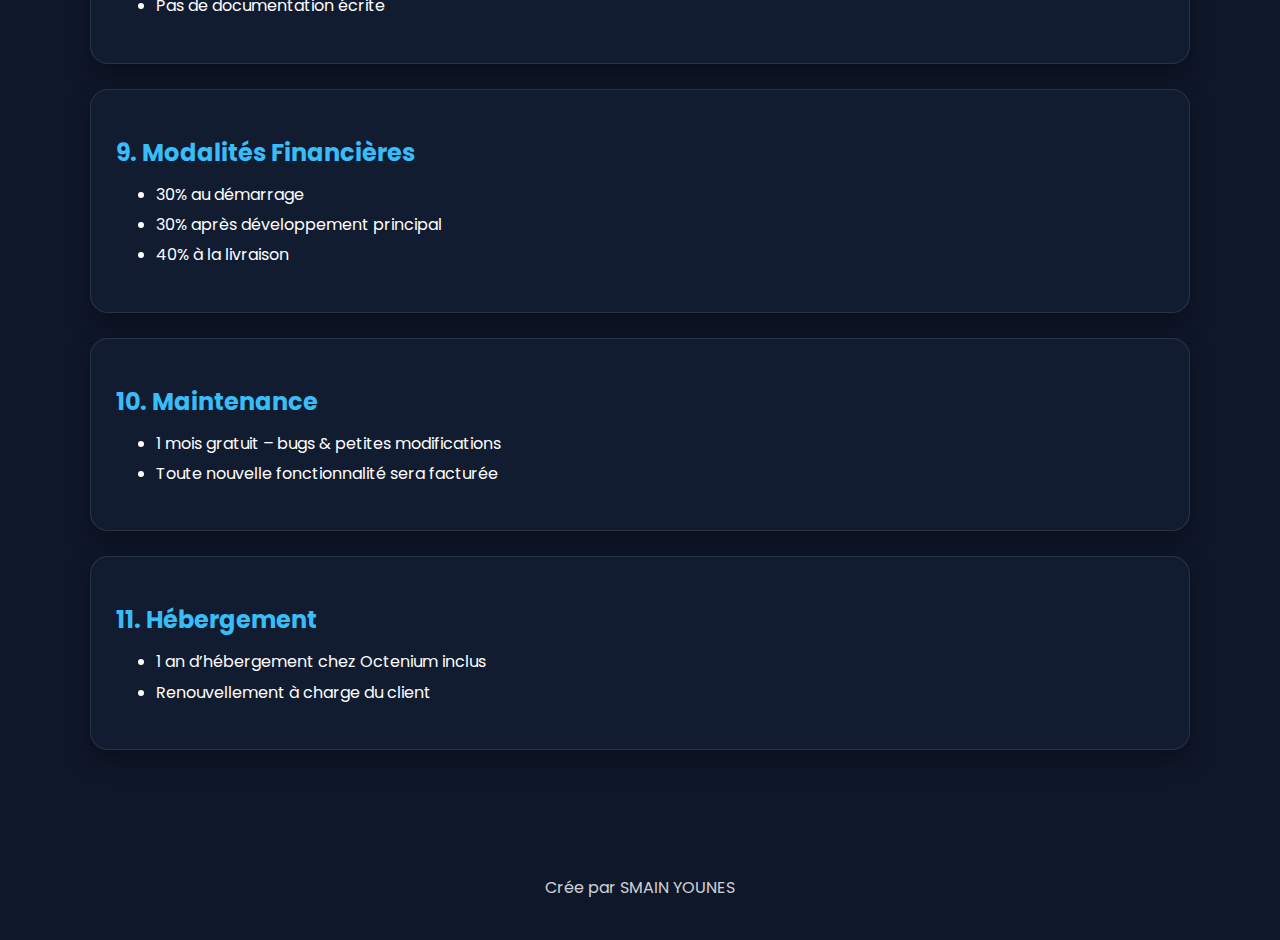
<file: site-annonce/index.html>
<!DOCTYPE html>
<html lang="fr">
<head>
<meta charset="UTF-8">
<title>Cahier des Charges | Plateforme d’Annonces</title>
<meta name="viewport" content="width=device-width, initial-scale=1">

<!-- Google Fonts -->
<link href="https://fonts.googleapis.com/css2?family=Poppins:wght@300;400;600;700&display=swap" rel="stylesheet">

<!-- Animate CSS -->
<link rel="stylesheet" href="https://cdnjs.cloudflare.com/ajax/libs/animate.css/4.1.1/animate.min.css"/>

<style>

body{
  margin:0;
  font-family: 'Poppins', sans-serif;
  background:#0f172a;
  color:white;
}

header{
  background: linear-gradient(135deg,#1e293b,#0f172a);
  padding:60px 10%;
  text-align:center;
}

header h1{
  font-size:36px;
  margin:0;
}

header p{
  margin-top:10px;
  opacity:.9;
}

.container{
  max-width:1100px;
  margin:40px auto;
  padding:20px;
}

.section{
  background:#111c31;
  border-radius:18px;
  margin-bottom:25px;
  padding:25px;
  border:1px solid rgba(255,255,255,.1);
  box-shadow:0 10px 25px rgba(0,0,0,.35);
  transition:all .4s ease;
}

.section:hover{
  transform: translateY(-5px);
  border-color:#38bdf8;
  box-shadow:0 20px 40px rgba(0,0,0,.5);
}

.section h2{
  color:#38bdf8;
  margin-bottom:10px;
}

ul{
  margin-top:10px;
  line-height:1.9;
}

footer{
  text-align:center;
  padding:40px;
  opacity:.8;
}

.badge{
  display:inline-block;
  padding:5px 14px;
  border-radius:20px;
  font-size:12px;
  background:#0ea5e9;
  color:white;
}

.divider{
  height:1px;
  background:linear-gradient(90deg,transparent,#38bdf8,transparent);
  margin:20px 0;
}
</style>

</head>

<body>

<header class="animate__animated animate__fadeInDown">
  
  <h1>Cahier des Charges</h1>
  <p>Plateforme Web d’Annonces Multilingue avec Géolocalisation & Abonnements</p>
</header>


<div class="container">

  <div class="section animate__animated animate__fadeInUp">
    <h2>1. Objet du Projet</h2>
    <p>Développer une plateforme web permettant aux utilisateurs de publier, consulter et gérer des annonces, classées par proximité géographique, avec interface multilingue, abonnements, messagerie interne, sécurité via reCAPTCHA et connexion Google.</p>
  </div>

  <div class="section animate__animated animate__fadeInUp">
    <h2>2. Périmètre du Projet</h2>
    <div class="divider"></div>

    <b>Inclus</b>
    <ul>
      <li>Site web responsive</li>
      <li>Connexion Google + reCAPTCHA</li>
      <li>Gestion des annonces</li>
      <li>Géolocalisation + tri par distance</li>
      <li>Interface multilingue (Arabe, Français, Anglais, Espagnol)</li>
      <li>Système d’abonnement</li>
      <li>Messagerie interne</li>
      <li>Formulaire Contact (consultation admin)</li>
      <li>Back-Office complet</li>
    </ul>

    <b>Non Inclus</b>
    <ul>
      <li>Application mobile</li>
      <li>API mobile</li>
    </ul>
  </div>

  <div class="section animate__animated animate__fadeInUp">
    <h2>3. Public Cible</h2>
    <ul>
      <li>Annonceurs</li>
      <li>Utilisateurs recherchant des annonces</li>
      <li>Administrateurs</li>
    </ul>
  </div>

  <div class="section animate__animated animate__fadeInUp">
    <h2>4. Technologies</h2>
    <ul>
      <li>Site Web Responsive</li>
      <li>Laravel</li>
      <li>Base de données SQL</li>
      <li>Hébergement Octenium (1 an inclus)</li>
    </ul>
  </div>

  <div class="section animate__animated animate__fadeInUp">
    <h2>5. Fonctionnalités Clés</h2>

    <b>Utilisateurs</b>
    <ul>
      <li>Inscription / Connexion / Google OAuth</li>
      <li>reCAPTCHA Login / Register / Contact</li>
      <li>Profil + Historique + Abonnements</li>
    </ul>

    <b>Annonces</b>
    <ul>
      <li>Création avec titre, description, images, localisation</li>
      <li>Publication selon abonnements</li>
      <li>Tri par distance</li>
    </ul>

    <b>Géolocalisation</b>
    <ul>
      <li>Position saisie manuellement</li>
      <li>Rayon de recherche</li>
    </ul>

    <b>Multilingue</b>
    <ul>
      <li>Interface: Arabe / Français / Anglais / Espagnol</li>
    </ul>

    <b>Abonnements</b>
    <ul>
      <li>Packages – prix – limites – mise en avant</li>
    </ul>

    <b>Messagerie</b>
    <ul>
      <li>Chat interne + Historique + Notifications</li>
      <li>Suppression automatique des numéros avant envoi</li>
    </ul>
  </div>

  <div class="section animate__animated animate__fadeInUp">
    <h2>6. Back Office</h2>
    <ul>
      <li>Gestion utilisateurs</li>
      <li>Validation annonces</li>
      <li>Gestion abonnements</li>
      <li>Paramètres généraux (Réseaux sociaux – Téléphone – Adresse – Textes légaux)</li>
    </ul>
  </div>

  <div class="section animate__animated animate__fadeInUp">
    <h2>7. Sécurité & Performance</h2>
    <ul>
      <li>Sessions sécurisées</li>
      <li>reCAPTCHA</li>
      <li>Anti-spam</li>
      <li>SEO Friendly</li>
      <li>Optimisation performance</li>
    </ul>
  </div>

  <div class="section animate__animated animate__fadeInUp">
    <h2>8. Livraison & Formation</h2>
    <ul>
      <li>Plateforme opérationnelle</li>
      <li>Formation via Google Meet</li>
      <li>Pas de documentation écrite</li>
    </ul>
  </div>

  <div class="section animate__animated animate__fadeInUp">
    <h2>9. Modalités Financières</h2>
    <ul>
      <li>30% au démarrage</li>
      <li>30% après développement principal</li>
      <li>40% à la livraison</li>
    </ul>
  </div>

  <div class="section animate__animated animate__fadeInUp">
    <h2>10. Maintenance</h2>
    <ul>
      <li>1 mois gratuit – bugs & petites modifications</li>
      <li>Toute nouvelle fonctionnalité sera facturée</li>
    </ul>
  </div>

  <div class="section animate__animated animate__fadeInUp">
    <h2>11. Hébergement</h2>
    <ul>
      <li>1 an d’hébergement chez Octenium inclus</li>
      <li>Renouvellement à charge du client</li>
    </ul>
  </div>

</div>

<footer>
  Crée par 
  <a href="https://smainyounes.github.io/portfolio" target="_blanc" style="color: white; text-decoration: none;">SMAIN YOUNES</a>
</footer>

</body>
</html>
</file>
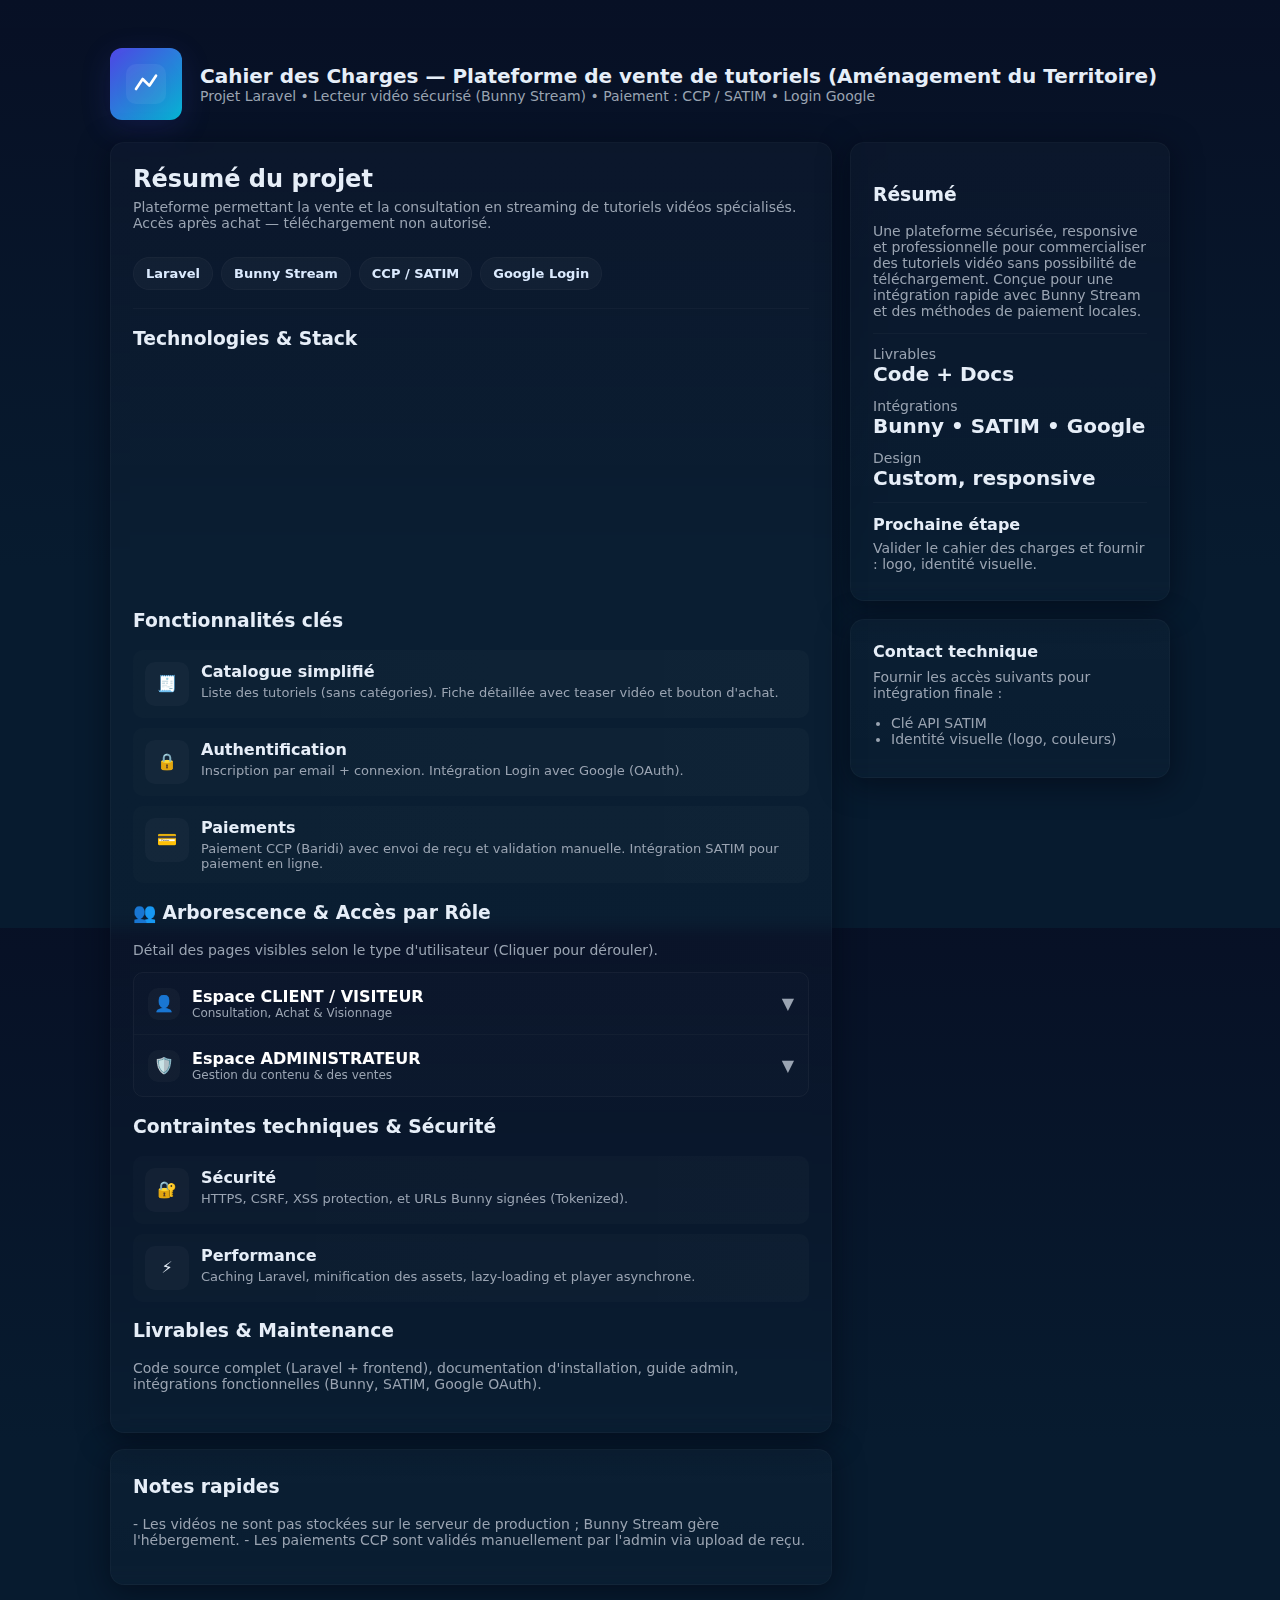
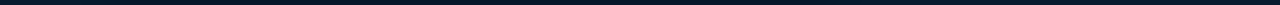
<file: tuto/index.html>
<!doctype html>
<html lang="fr">
<head>
  <meta charset="utf-8" />
  <meta name="viewport" content="width=device-width, initial-scale=1" />
  <title>Cahier des Charges — Plateforme Tutoriels (Tuto Aménagement Territoire)</title>
  <style>
    /* ---------- Reset & Base ---------- */
    :root{
      --bg:#0f1724; --card:#0b1220; --accent:#4f46e5; --muted:#9aa4b2; --glass:rgba(255,255,255,0.03);
      --radius:14px; --maxw:1100px;
      font-family: Inter, ui-sans-serif, system-ui, -apple-system, "Segoe UI", Roboto, "Helvetica Neue", Arial;
    }
    *{box-sizing:border-box}
    html,body{height:100%;margin:0;background:linear-gradient(180deg,#071025 0%,#071b2f 60%);color:#e6eef8}
    a{color:var(--accent);text-decoration:none}
    .container{max-width:var(--maxw);margin:28px auto;padding:20px}

    /* ---------- Header ---------- */
    header{display:flex;align-items:center;gap:18px;margin-bottom:22px}
    .logo{width:72px;height:72px;border-radius:12px;background:linear-gradient(135deg,var(--accent),#06b6d4);display:flex;align-items:center;justify-content:center;box-shadow:0 8px 30px rgba(79,70,229,0.18)}
    .logo svg{width:40px;height:40px;filter:drop-shadow(0 6px 18px rgba(5,6,20,0.4))}
    header h1{font-size:20px;margin:0}
    header p{margin:0;color:var(--muted);font-size:13px}

    /* ---------- Card ---------- */
    .card{background:linear-gradient(180deg, rgba(255,255,255,0.02), rgba(255,255,255,0.01));padding:22px;border-radius:var(--radius);backdrop-filter:blur(8px);box-shadow:0 6px 30px rgba(3,7,18,0.6);border:1px solid rgba(255,255,255,0.03)}

    /* ---------- Grid ---------- */
    .grid{display:grid;grid-template-columns:1fr 320px;gap:18px}
    .section{margin-bottom:18px}
    .muted{color:var(--muted);font-size:14px}

    /* ---------- Pills ---------- */
    .pills{display:flex;gap:8px;flex-wrap:wrap}
    .pill{background:var(--glass);padding:8px 12px;border-radius:999px;font-weight:600;font-size:13px;color:#dbeafe;border:1px solid rgba(255,255,255,0.03)}

    /* ---------- Features list ---------- */
    ul.features{list-style:none;padding:0;margin:8px 0 0 0;display:grid;gap:10px}
    ul.features li{background:linear-gradient(90deg, rgba(255,255,255,0.01), rgba(255,255,255,0.02));padding:12px;border-radius:10px;display:flex;gap:12px;align-items:flex-start}
    .icon{min-width:44px;height:44px;border-radius:10px;background:rgba(255,255,255,0.03);display:grid;place-items:center}
    .li-title{font-weight:700}
    .li-desc{color:var(--muted);font-size:13px;margin-top:4px}

    /* ---------- Right column ---------- */
    aside.card{position:sticky;top:22px;height:max-content}
    .kpi{display:flex;gap:12px;align-items:center}
    .kpi strong{font-size:20px}

    /* ---------- Accordion / Pages ---------- */
    .accordion{border-radius:10px;overflow:hidden;border:1px solid rgba(255,255,255,0.05)}
    .acc-item{border-bottom:1px solid rgba(255,255,255,0.03);background:rgba(255,255,255,0.01)}
    .acc-item:last-child{border-bottom:none}
    .acc-head{display:flex;justify-content:space-between;align-items:center;padding:14px;cursor:pointer;transition:background .2s}
    .acc-head:hover{background:rgba(255,255,255,0.03)}
    .acc-body{padding:0 14px 14px 14px;color:var(--muted);font-size:14px;display:none;line-height:1.6}
    .acc-body ul{padding-left:20px;margin:5px 0}
    .acc-body li{margin-bottom:6px}

    /* ---------- Footer actions (Added for script compatibility) ---------- */
    .actions{display:flex;gap:10px;margin-top:16px}
    .btn{padding:10px 14px;border-radius:10px;border:0;cursor:pointer;font-weight:700}
    .btn-primary{background:linear-gradient(90deg,var(--accent),#06b6d4);color:white;box-shadow:0 10px 30px rgba(79,70,229,0.2)}
    .btn-ghost{background:transparent;border:1px solid rgba(255,255,255,0.06);color:#cfe8ff}

    /* ---------- Responsiveness ---------- */
    @media (max-width:980px){.grid{grid-template-columns:1fr}.logo{width:56px;height:56px}.container{padding:14px}}
    @media (max-width:480px){header h1{font-size:16px}.pills{gap:6px}.li-desc{font-size:12px}}

    /* ---------- Animations ---------- */
    .fade-in{animation:fadeIn .9s ease both}
    .stagger > *{opacity:0;transform:translateY(10px);animation:staggerIn .6s ease forwards}
    .stagger > *:nth-child(1){animation-delay:.06s}
    .stagger > *:nth-child(2){animation-delay:.12s}
    .stagger > *:nth-child(3){animation-delay:.18s}
    @keyframes fadeIn{from{opacity:0;transform:translateY(6px)}to{opacity:1;transform:none}}
    @keyframes staggerIn{to{opacity:1;transform:none}}

    /* ---------- Nice code block ---------- */
    pre{background:#071427;padding:12px;border-radius:10px;color:#9ad0ff;overflow:auto}
  </style>
</head>
<body>
  <div class="container">
    <header class="fade-in">
      <div class="logo" aria-hidden="true">
        <svg viewBox="0 0 24 24" fill="none" xmlns="http://www.w3.org/2000/svg"><rect width="24" height="24" rx="6" fill="white" opacity="0.06"/><path d="M6 15L10 9L14 13L18 7" stroke="white" stroke-width="1.6" stroke-linecap="round" stroke-linejoin="round"/></svg>
      </div>
      <div>
        <h1>Cahier des Charges — Plateforme de vente de tutoriels (Aménagement du Territoire)</h1>
        <p class="muted">Projet Laravel • Lecteur vidéo sécurisé (Bunny Stream) • Paiement : CCP / SATIM • Login Google</p>
      </div>
    </header>

    <main class="grid">
      <section>
        <div class="card fade-in">
          <div style="display:flex;justify-content:space-between;align-items:center;gap:12px;flex-wrap:wrap">
            <div>
              <h2 style="margin:0">Résumé du projet</h2>
              <p class="muted" style="margin-top:6px">Plateforme permettant la vente et la consultation en streaming de tutoriels vidéos spécialisés. Accès après achat — téléchargement non autorisé.</p>
            </div>
            <div class="pills" aria-hidden="true">
              <span class="pill">Laravel</span>
              <span class="pill">Bunny Stream</span>
              <span class="pill">CCP / SATIM</span>
              <span class="pill">Google Login</span>
            </div>
          </div>

          <hr style="border:none;border-top:1px solid rgba(255,255,255,0.03);margin:18px 0">

          <div class="section">
            <h3>Technologies & Stack</h3>
            <ul class="features stagger" style="margin-top:10px">
              <li>
                <div class="icon">💻</div>
                <div>
                  <div class="li-title">Backend – Laravel 12+</div>
                  <div class="li-desc">API interne, gestion utilisateurs, commandes, sécurité et intégration Bunny Stream.</div>
                </div>
              </li>

              <li>
                <div class="icon">🎨</div>
                <div>
                  <div class="li-title">Frontend – HTML / Custom design</div>
                  <div class="li-desc">Design sur mesure, responsive, animations CSS.</div>
                </div>
              </li>

              <li>
                <div class="icon">🎥</div>
                <div>
                  <div class="li-title">Streaming – Bunny Stream</div>
                  <div class="li-desc">Vidéos hébergées chez Bunny. URLs signées. Player sans option de téléchargement.</div>
                </div>
              </li>
            </ul>
          </div>

          <div class="section">
            <h3>Fonctionnalités clés</h3>
            <ul class="features" style="margin-top:10px">
              <li>
                <div class="icon">🧾</div>
                <div>
                  <div class="li-title">Catalogue simplifié</div>
                  <div class="li-desc">Liste des tutoriels (sans catégories). Fiche détaillée avec teaser vidéo et bouton d'achat.</div>
                </div>
              </li>
              <li>
                <div class="icon">🔒</div>
                <div>
                  <div class="li-title">Authentification</div>
                  <div class="li-desc">Inscription par email + connexion. Intégration Login avec Google (OAuth).</div>
                </div>
              </li>
              <li>
                <div class="icon">💳</div>
                <div>
                  <div class="li-title">Paiements</div>
                  <div class="li-desc">Paiement CCP (Baridi) avec envoi de reçu et validation manuelle. Intégration SATIM pour paiement en ligne.</div>
                </div>
              </li>
            </ul>
          </div>

          <!-- NEW SECTION: ROLES & ACCESS -->
          <div class="section">
            <h3>👥 Arborescence & Accès par Rôle</h3>
            <p class="muted">Détail des pages visibles selon le type d'utilisateur (Cliquer pour dérouler).</p>
            
            <div class="accordion" style="margin-top:10px">
              
              <!-- VISITEUR / CLIENT -->
              <div class="acc-item">
                <div class="acc-head">
                  <div style="display:flex;align-items:center;gap:12px">
                    <span class="icon" style="width:32px;height:32px;min-width:32px;font-size:16px">👤</span>
                    <div>
                      <strong style="color:#fff">Espace CLIENT / VISITEUR</strong>
                      <div class="muted" style="font-size:12px">Consultation, Achat & Visionnage</div>
                    </div>
                  </div>
                  <span style="color:var(--muted)">▼</span>
                </div>
                <div class="acc-body">
                  <strong style="color:#dbeafe">Pages Publiques :</strong>
                  <ul>
                    <li><strong>Accueil :</strong> Présentation, Liste des derniers tutos.</li>
                    <li><strong>Liste des Tutos :</strong> Grille de tous les cours disponibles.</li>
                    <li><strong>Fiche Tuto :</strong> Titre, Description, Prix, Vidéo Teaser (gratuite), Bouton "Acheter".</li>
                    <li><strong>Auth :</strong> Pages Login, Register, Mot de passe oublié.</li>
                  </ul>
                  <hr style="border:0;border-top:1px solid rgba(255,255,255,0.05);margin:10px 0">
                  <strong style="color:#dbeafe">Pages Connectées (Après Auth) :</strong>
                  <ul>
                    <li><strong>Mes Achats (Dashboard) :</strong> Liste des cours achetés par l'utilisateur.</li>
                    <li><strong>Page de Paiement :</strong> Formulaire SATIM ou Upload de preuve CCP.</li>
                    <li><strong>Lecteur Vidéo :</strong> Page sécurisée pour regarder le cours complet (streaming uniquement, sans téléchargement).</li>
                    <li><strong>Profil :</strong> Modifier email / mot de passe.</li>
                  </ul>
                </div>
              </div>

              <!-- ADMINISTRATEUR -->
              <div class="acc-item">
                <div class="acc-head">
                  <div style="display:flex;align-items:center;gap:12px">
                    <span class="icon" style="width:32px;height:32px;min-width:32px;font-size:16px">🛡️</span>
                    <div>
                      <strong style="color:#fff">Espace ADMINISTRATEUR</strong>
                      <div class="muted" style="font-size:12px">Gestion du contenu & des ventes</div>
                    </div>
                  </div>
                  <span style="color:var(--muted)">▼</span>
                </div>
                <div class="acc-body">
                  <strong style="color:#dbeafe">Gestion Contenu :</strong>
                  <ul>
                    <li><strong>Créer un Tuto :</strong> Formulaire (Titre, Desc, Prix) + Upload Vidéo (vers Bunny Stream).</li>
                    <li><strong>Liste des Tutos :</strong> Modifier / Supprimer / Masquer un cours.</li>
                  </ul>
                  <hr style="border:0;border-top:1px solid rgba(255,255,255,0.05);margin:10px 0">
                  <strong style="color:#dbeafe">Gestion Ventes & Users :</strong>
                  <ul>
                    <li><strong>Commandes CCP :</strong> Voir les preuves de paiement uploadées par les clients et valider (ou refuser) l'accès.</li>
                    <li><strong>Historique Ventes :</strong> Liste de toutes les transactions (SATIM & CCP).</li>
                    <li><strong>Utilisateurs :</strong> Voir la liste des inscrits, bloquer un accès si nécessaire.</li>
                  </ul>
                </div>
              </div>

            </div>
          </div>
          <!-- END NEW SECTION -->

          <div class="section">
            <h3>Contraintes techniques & Sécurité</h3>
            <ul class="features" style="margin-top:10px">
              <li>
                <div class="icon">🔐</div>
                <div>
                  <div class="li-title">Sécurité</div>
                  <div class="li-desc">HTTPS, CSRF, XSS protection, et URLs Bunny signées (Tokenized).</div>
                </div>
              </li>
              <li>
                <div class="icon">⚡</div>
                <div>
                  <div class="li-title">Performance</div>
                  <div class="li-desc">Caching Laravel, minification des assets, lazy-loading et player asynchrone.</div>
                </div>
              </li>
            </ul>
          </div>

          <div class="section">
            <h3>Livrables & Maintenance</h3>
            <p class="muted">Code source complet (Laravel + frontend), documentation d'installation, guide admin, intégrations fonctionnelles (Bunny, SATIM, Google OAuth).</p>
          </div>
          
        </div>

        <div class="card" style="margin-top:16px">
          <h3 style="margin-top:4px">Notes rapides</h3>
          <p class="muted">- Les vidéos ne sont pas stockées sur le serveur de production ; Bunny Stream gère l'hébergement.
- Les paiements CCP sont validés manuellement par l'admin via upload de reçu.
</p>
        </div>

      </section>

      <aside>
        <div class="card fade-in">
          <h3>Résumé</h3>
          <p class="muted">Une plateforme sécurisée, responsive et professionnelle pour commercialiser des tutoriels vidéo sans possibilité de téléchargement. Conçue pour une intégration rapide avec Bunny Stream et des méthodes de paiement locales.</p>

          <hr style="border:none;border-top:1px solid rgba(255,255,255,0.03);margin:12px 0">

          <div class="kpi" style="margin-bottom:12px">
            <div>
              <div class="muted">Livrables</div>
              <strong>Code + Docs</strong>
            </div>
          </div>

          <div class="kpi" style="margin-bottom:12px">
            <div>
              <div class="muted">Intégrations</div>
              <strong>Bunny • SATIM • Google</strong>
            </div>
          </div>

          <div class="kpi">
            <div>
              <div class="muted">Design</div>
              <strong>Custom, responsive</strong>
            </div>
          </div>

          <hr style="border:none;border-top:1px solid rgba(255,255,255,0.03);margin:12px 0">
          <div style="display:flex;gap:10px;flex-wrap:wrap">
            <div style="flex:1">
              <strong>Prochaine étape</strong>
              <p class="muted" style="margin:6px 0">Valider le cahier des charges et fournir : logo, identité visuelle.</p>
            </div>
          </div>

        </div>

        <div style="height:18px"></div>

        <div class="card">
          <h4 style="margin:0">Contact technique</h4>
          <p class="muted" style="margin-top:8px">Fournir les accès suivants pour intégration finale :</p>
          <ul class="muted" style="padding-left:18px;margin:8px 0">
            <li>Clé API SATIM</li>
            <li>Identité visuelle (logo, couleurs)</li>
          </ul>
        </div>

      </aside>
    </main>
  </div>

  <script>
    // Accordion (updated to be robust)
    document.querySelectorAll('.acc-head').forEach(h => h.addEventListener('click', ()=>{
      const body = h.nextElementSibling;
      if(!body) return;
      
      const isOpen = body.style.display === 'block';
      
      // Close all others (optional, remove this loop if you want multiple open)
      document.querySelectorAll('.acc-body').forEach(b => b.style.display = 'none');
      document.querySelectorAll('.acc-head span:last-child').forEach(s => s.style.transform = 'rotate(0deg)');

      if(!isOpen) {
        body.style.display = 'block';
        const arrow = h.querySelector('span:last-child');
        if(arrow) arrow.style.transform = 'rotate(180deg)';
      }
    }));

    // Stagger reveal when ready
    window.addEventListener('load', ()=>{
      document.querySelectorAll('.stagger').forEach(n=>{
        Array.from(n.children).forEach((c,i)=>c.style.animationDelay = (i*0.06)+'s');
      });
    });
  </script>
</body>
</html>
</file>
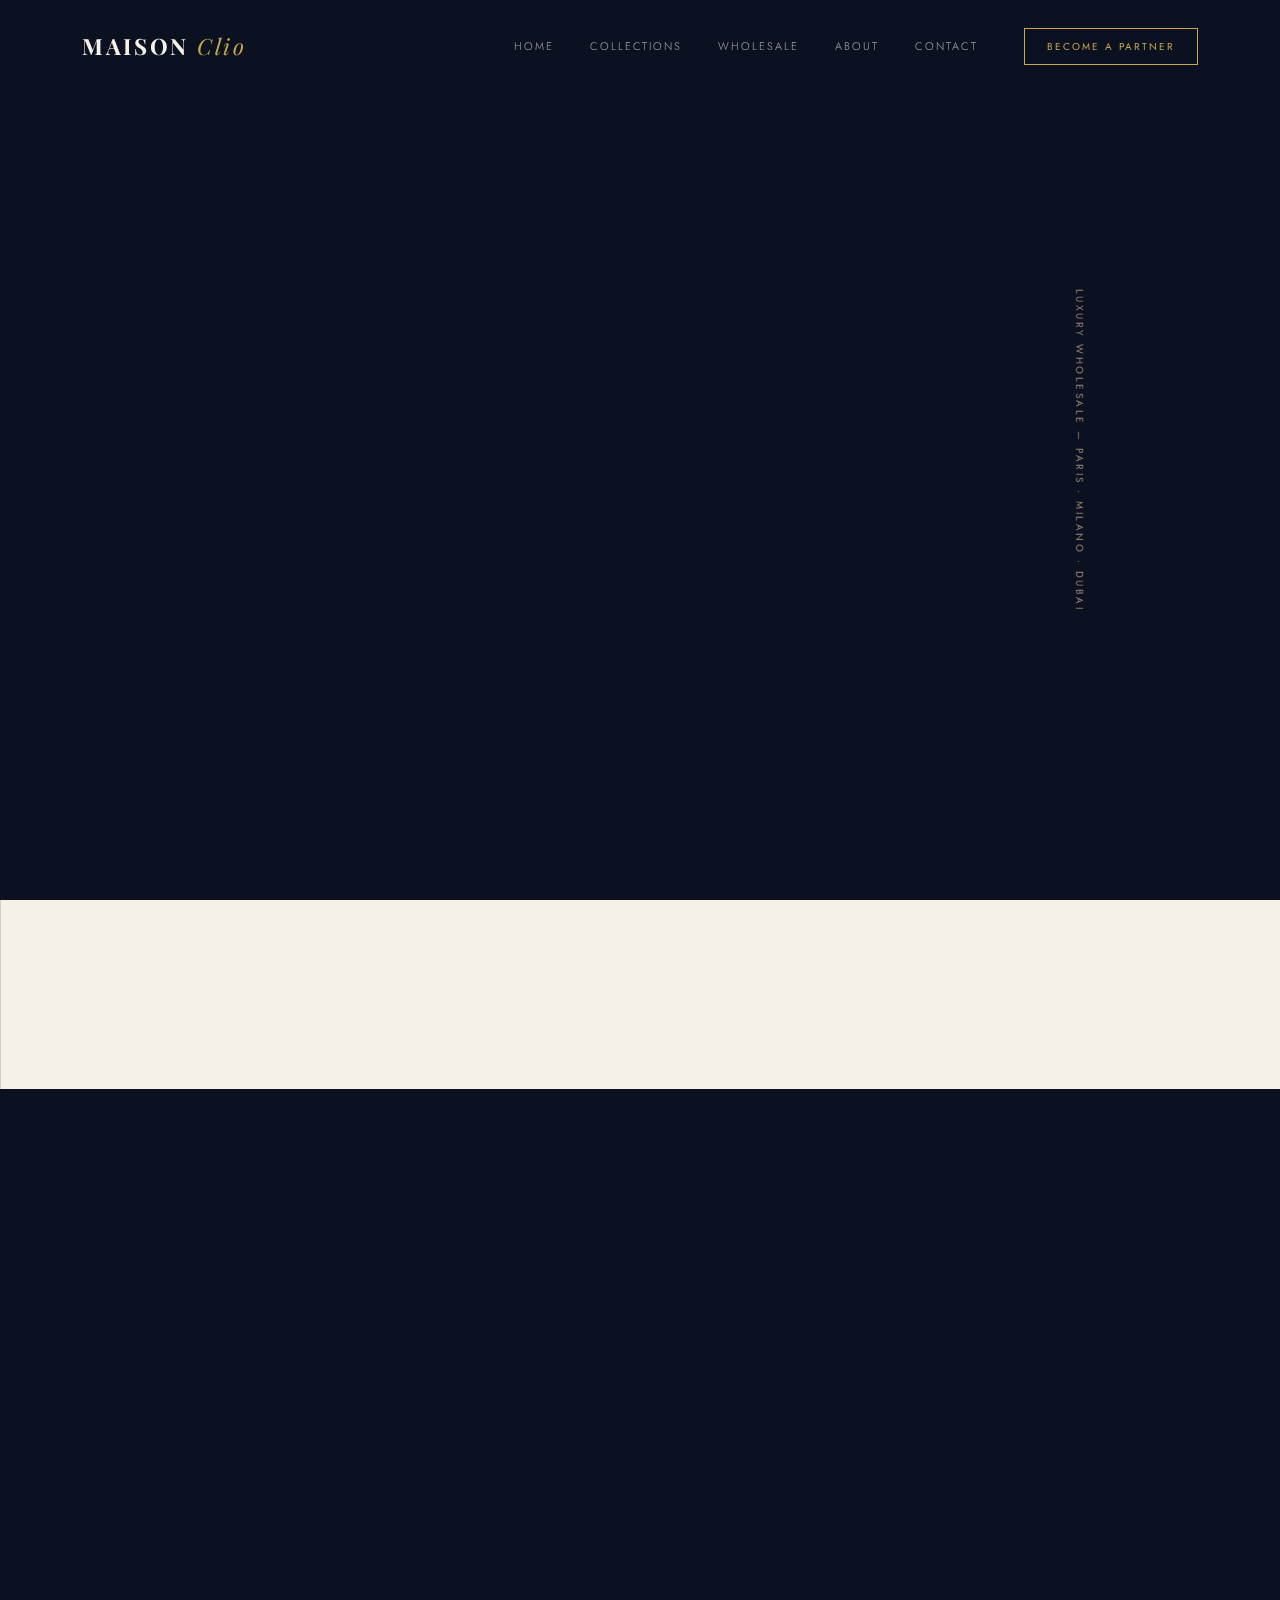
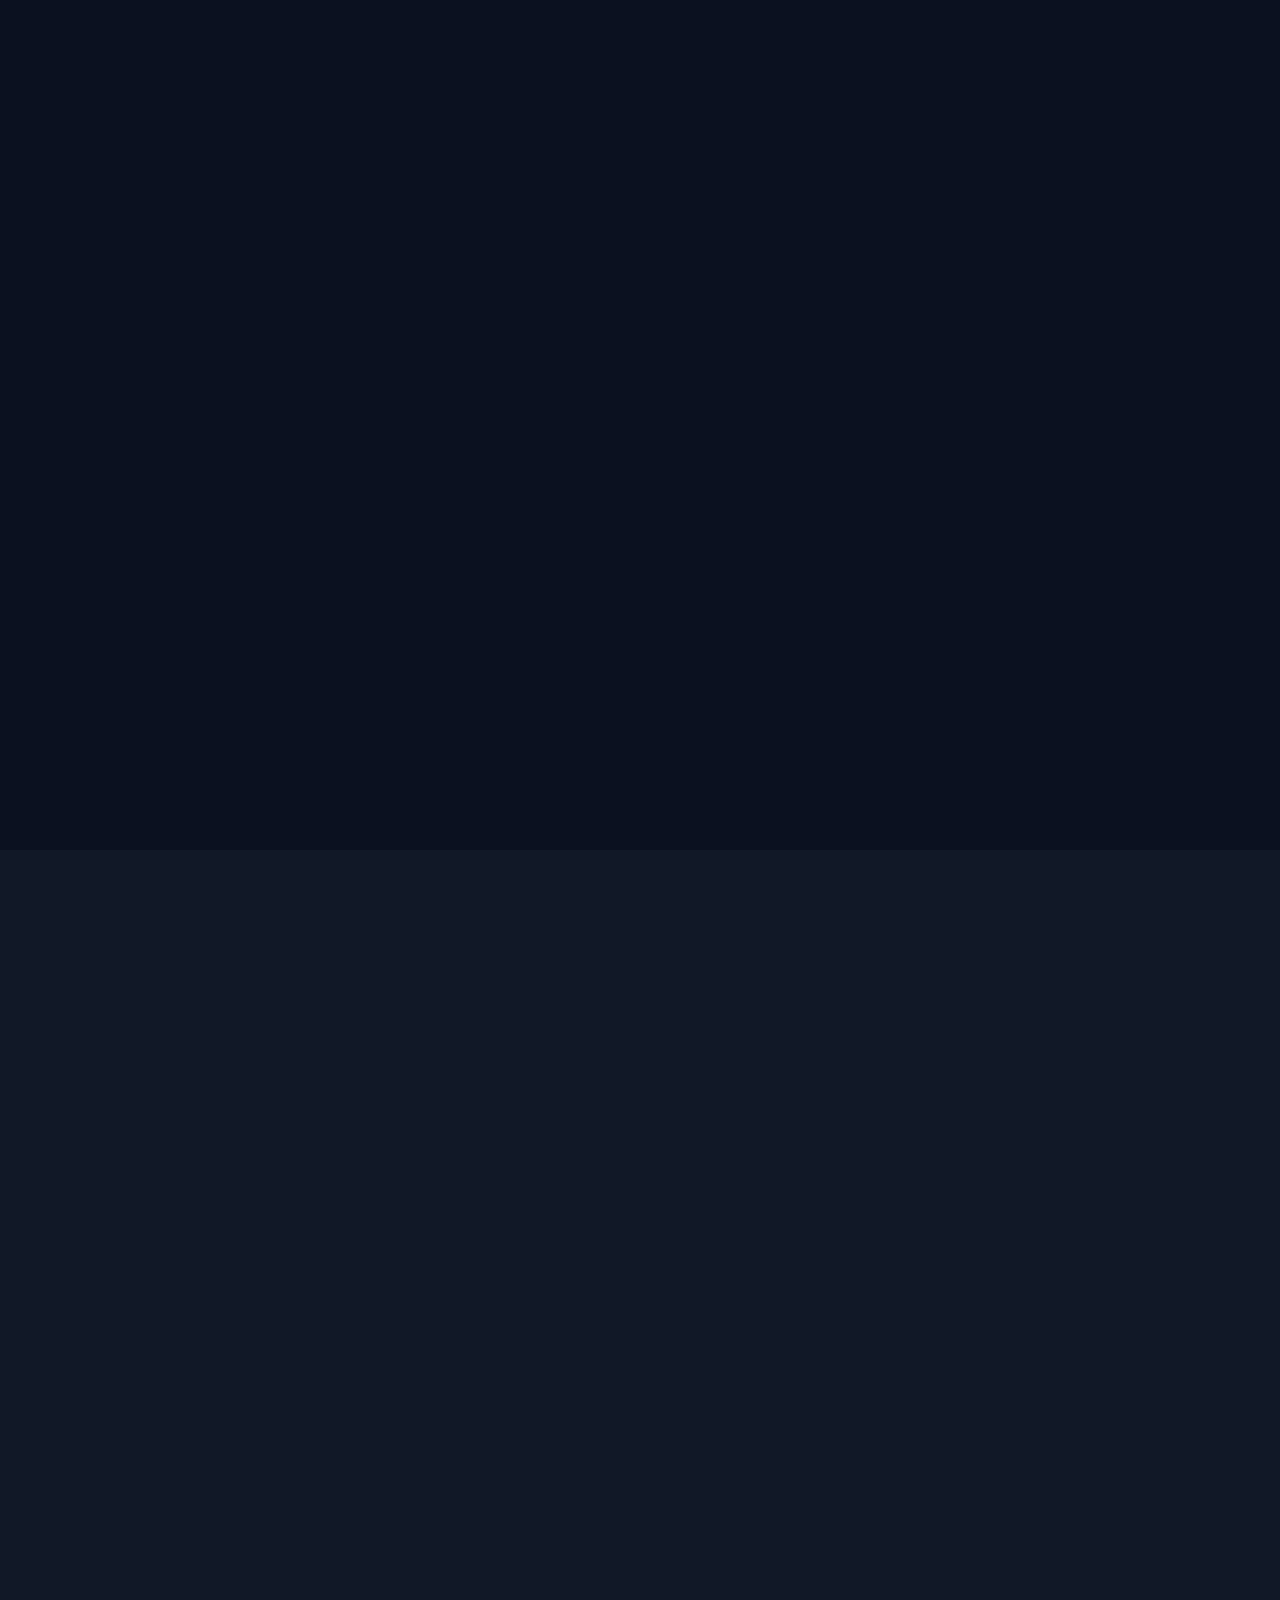
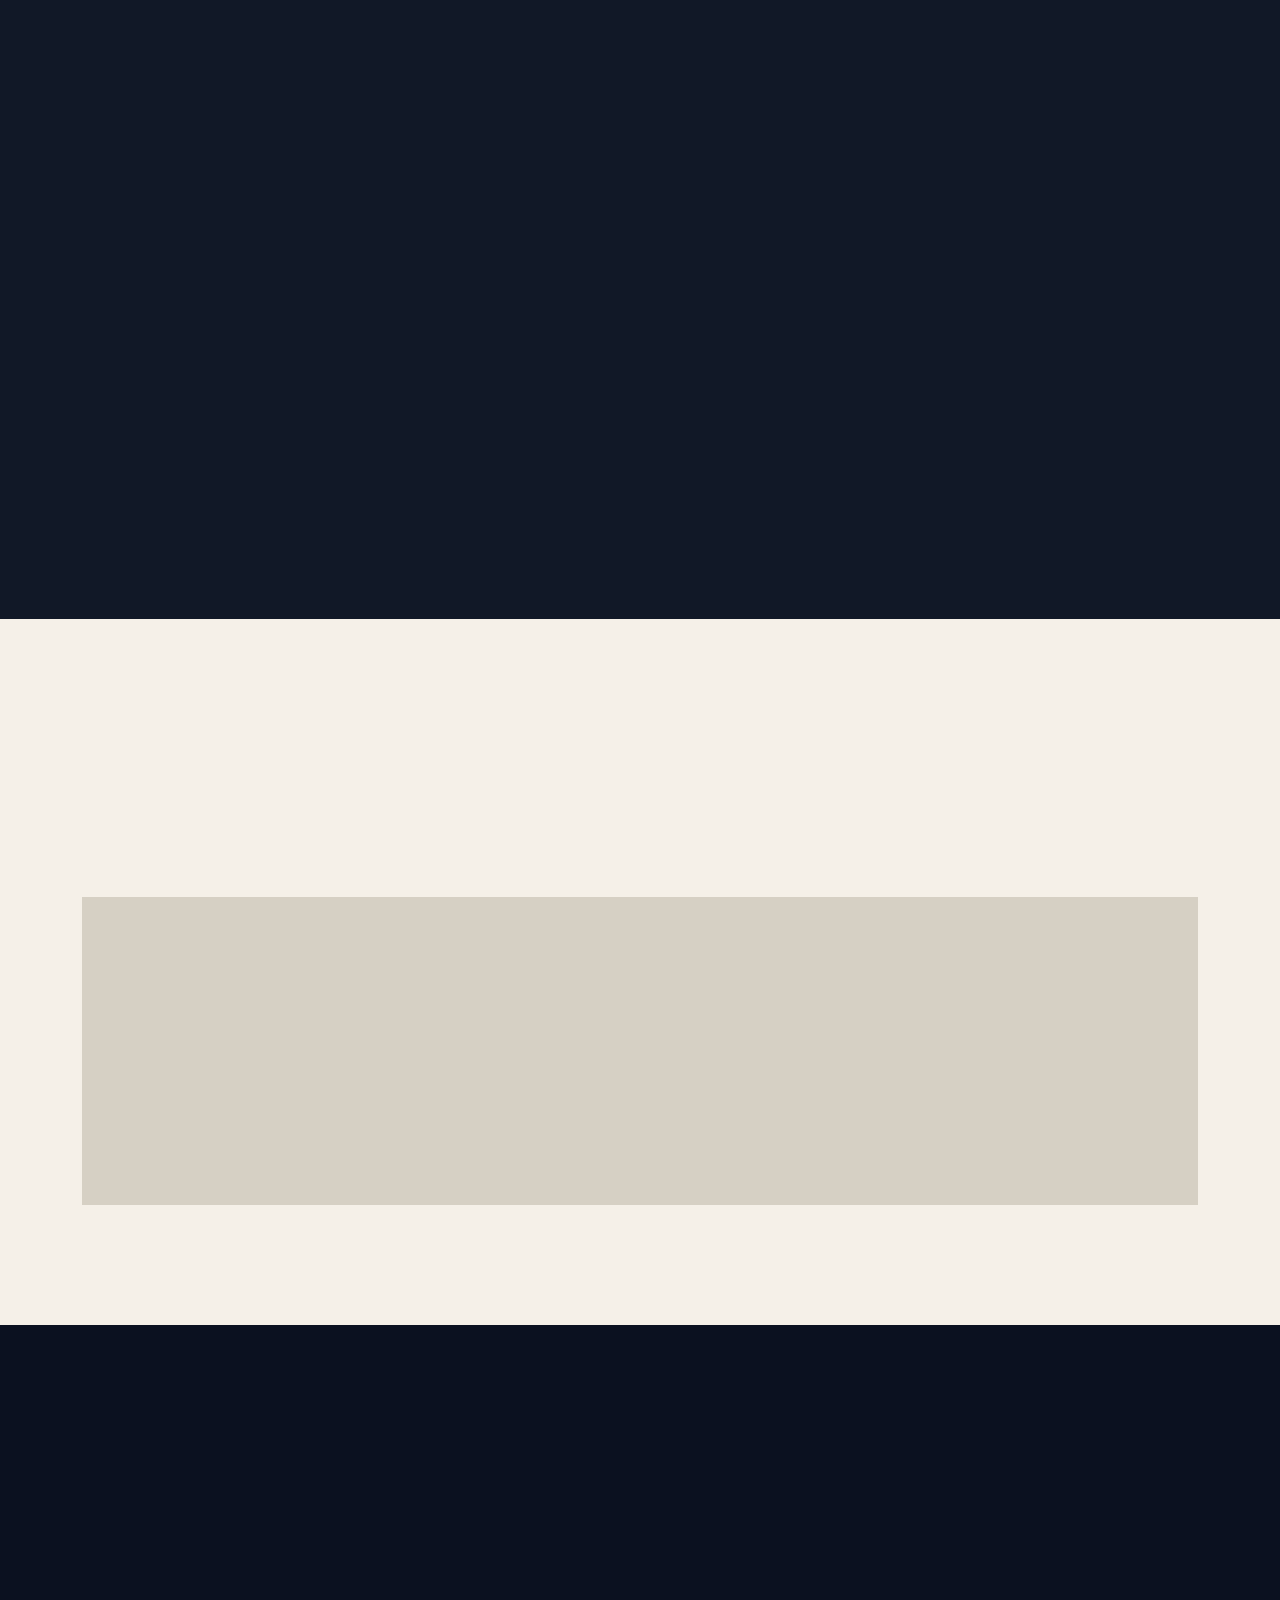
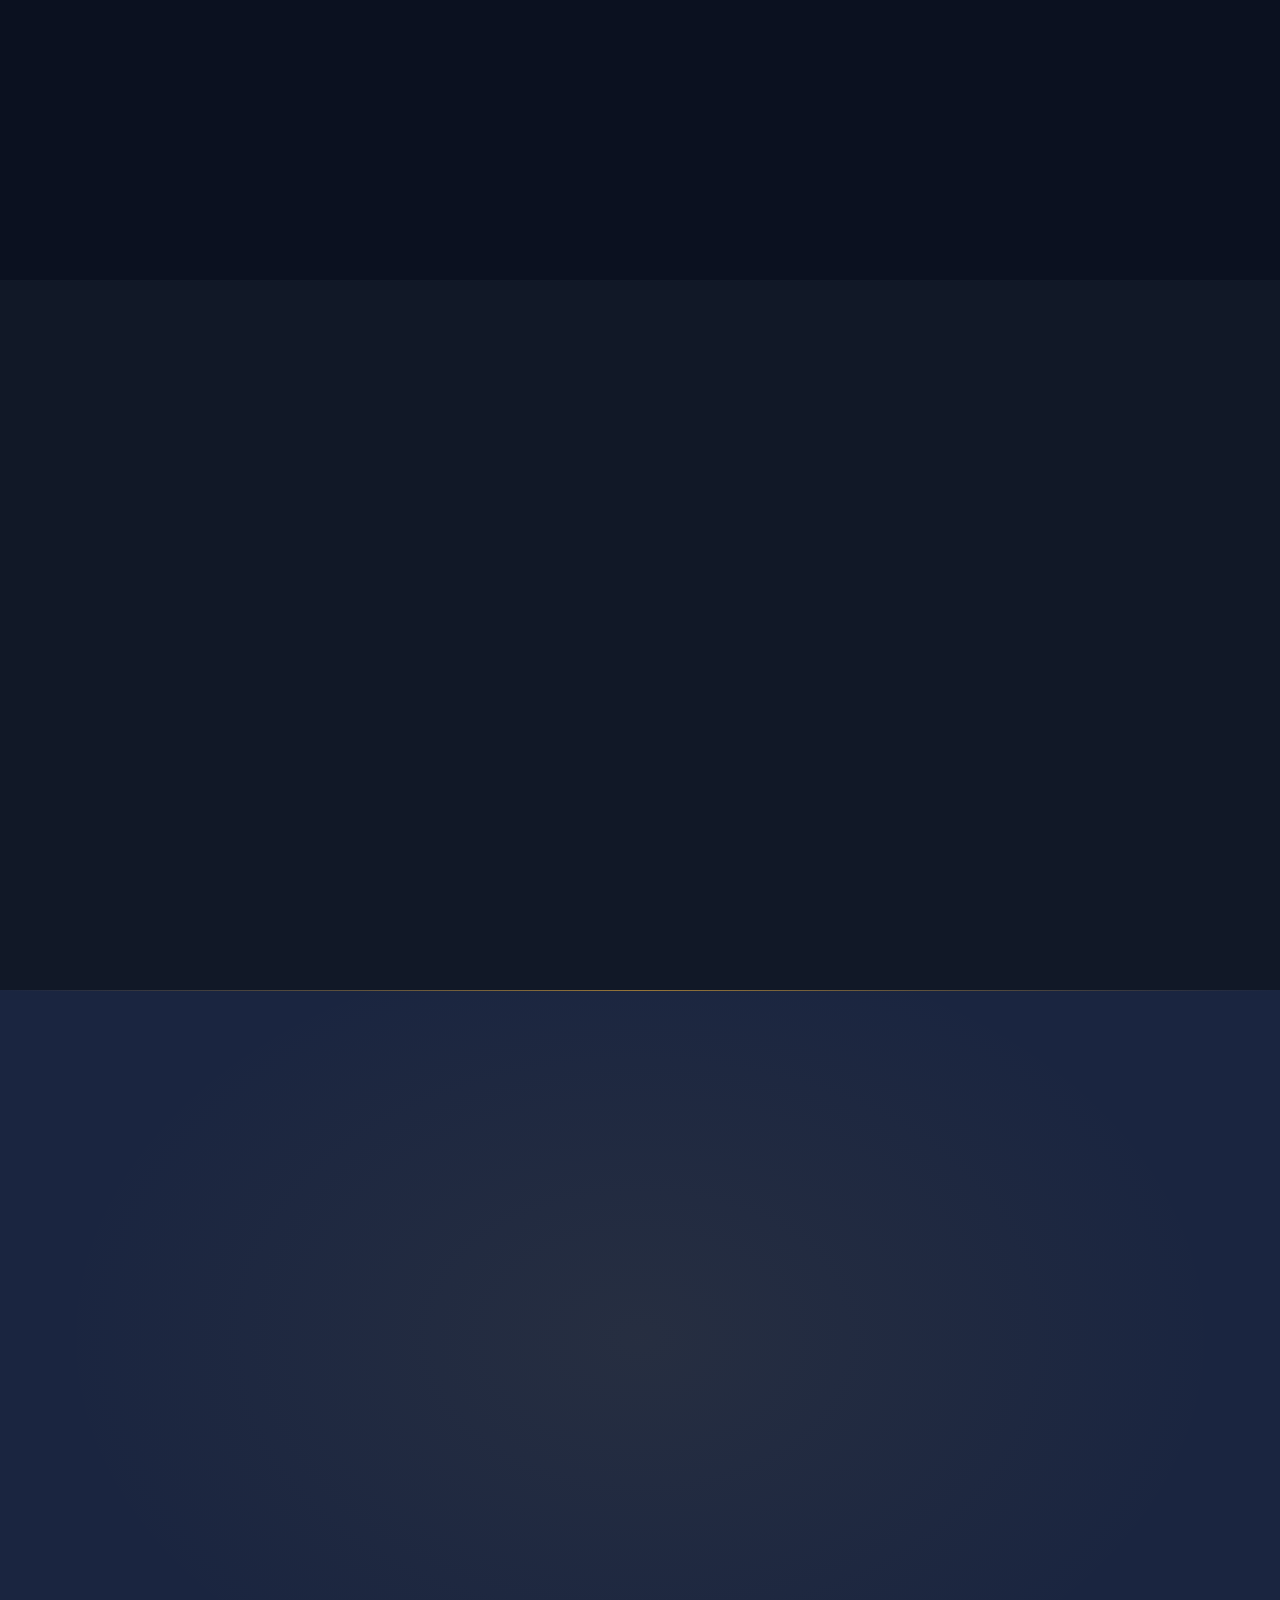
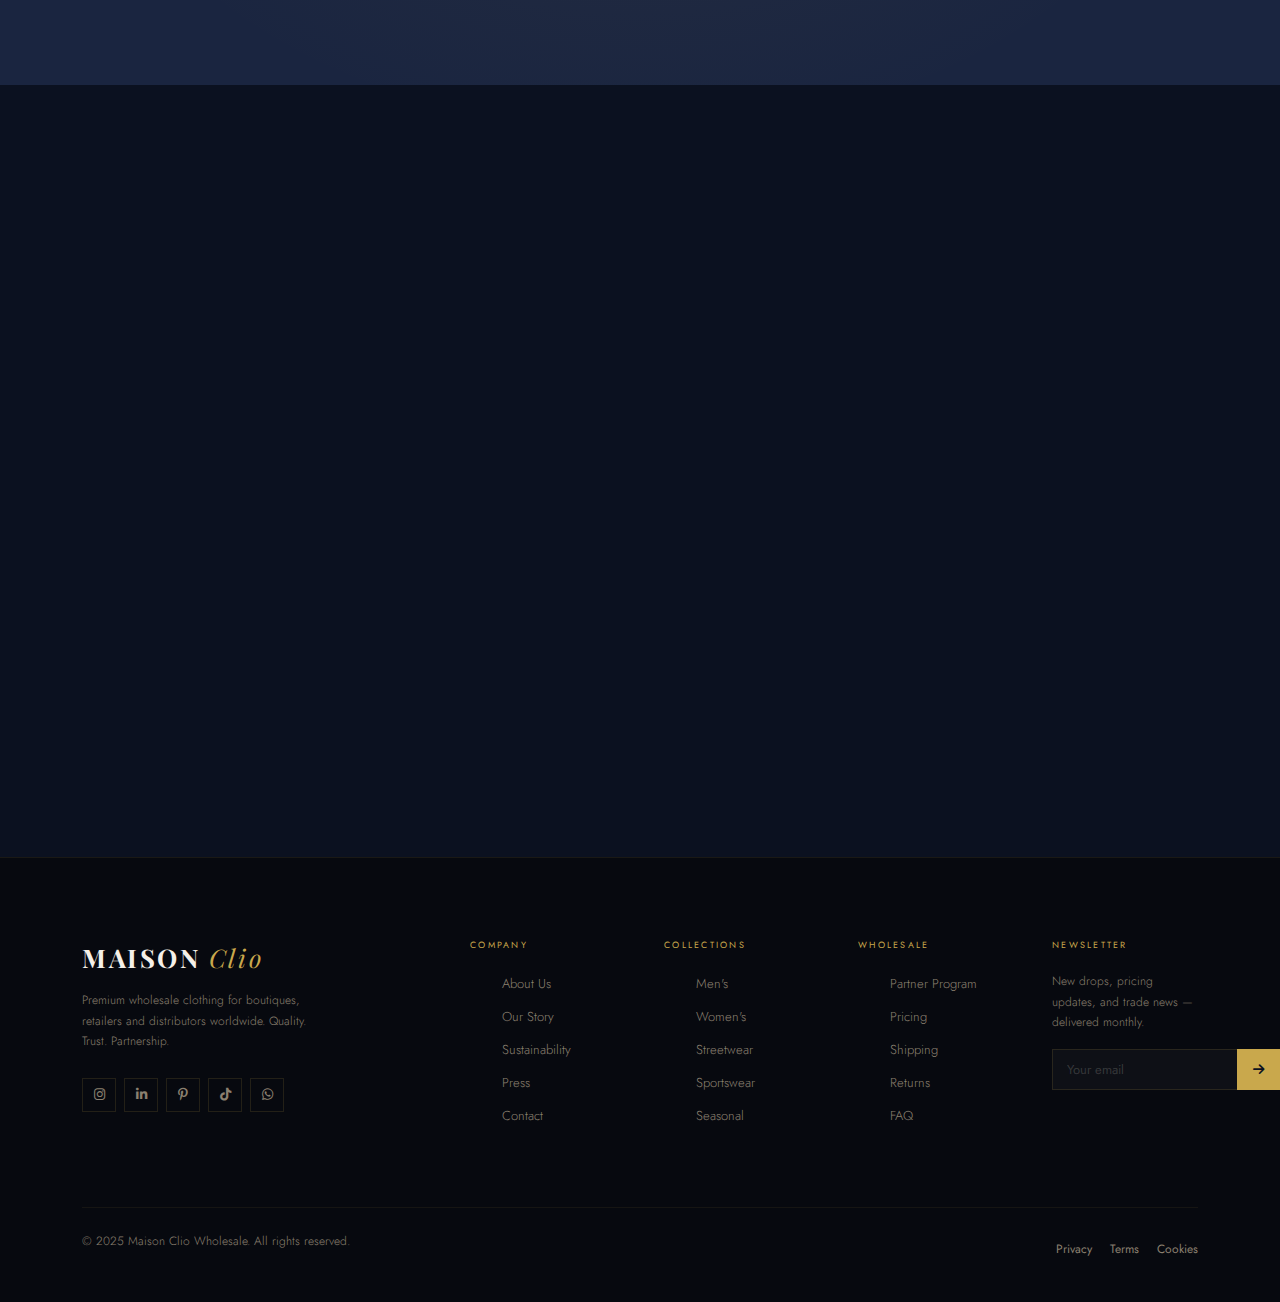
<file: clothes-gros/prop2/index.html>
<!DOCTYPE html>
<html lang="en">
<head>
<meta charset="UTF-8"/>
<meta name="viewport" content="width=device-width, initial-scale=1.0"/>
<title>MAISON CLIO — Wholesale Fashion</title>
<link href="https://cdn.jsdelivr.net/npm/bootstrap@5.3.0/dist/css/bootstrap.min.css" rel="stylesheet"/>
<link href="https://cdnjs.cloudflare.com/ajax/libs/font-awesome/6.4.0/css/all.min.css" rel="stylesheet"/>
<link href="https://fonts.googleapis.com/css2?family=Playfair+Display:ital,wght@0,400;0,700;0,900;1,400;1,700&family=Jost:wght@200;300;400;500&display=swap" rel="stylesheet"/>

<style>
/* ==================== TOKENS ==================== */
:root {
  --navy:    #0B1120;
  --navy2:   #111827;
  --navy3:   #1a2540;
  --cream:   #F5F0E8;
  --cream2:  #EDE8DC;
  --gold:    #C9A84C;
  --gold2:   #E2C67A;
  --gold3:   #967538;
  --dust:    #8B8070;
  --white:   #FFFFFF;
  --mid:     #4A5568;
  --border-light: rgba(201,168,76,.2);
  --serif:   'Playfair Display', Georgia, serif;
  --sans:    'Jost', sans-serif;
  --ease:    cubic-bezier(.25,.46,.45,.94);
}

/* ==================== RESET ==================== */
*, *::before, *::after { box-sizing: border-box; margin: 0; padding: 0; }
html { scroll-behavior: smooth; font-size: 16px; }
body { font-family: var(--sans); background: var(--navy); color: var(--cream); overflow-x: hidden; }
img { max-width: 100%; }

/* ==================== SCROLLBAR ==================== */
::-webkit-scrollbar { width: 4px; }
::-webkit-scrollbar-track { background: var(--navy); }
::-webkit-scrollbar-thumb { background: linear-gradient(to bottom, var(--gold3), var(--gold)); }

/* ==================== UTILITIES ==================== */
.serif { font-family: var(--serif); }
.gold-text { color: var(--gold); }
.cream-text { color: var(--cream); }
.dust-text { color: var(--dust); }
.overline {
  font-family: var(--sans); font-weight: 300;
  font-size: 11px; letter-spacing: .3em; text-transform: uppercase;
  color: var(--gold);
}
.section-label {
  display: flex; align-items: center; gap: 14px; margin-bottom: 18px;
}
.section-label::before {
  content: ''; display: block; width: 32px; height: 1px; background: var(--gold);
}

/* ==================== NAVBAR ==================== */
#mainNav {
  position: fixed; top: 0; left: 0; right: 0; z-index: 1000;
  padding: 28px 0;
  transition: padding .4s var(--ease), background .4s, border-bottom .4s;
}
#mainNav.solid {
  padding: 16px 0;
  background: rgba(11,17,32,.95);
  backdrop-filter: blur(20px);
  border-bottom: 1px solid rgba(201,168,76,.12);
}
.nav-logo {
  font-family: var(--serif); font-size: 1.4rem; letter-spacing: .12em;
  color: var(--cream); text-decoration: none; font-weight: 700;
}
.nav-logo span { color: var(--gold); font-weight: 400; font-style: italic; }
.nav-links { display: flex; align-items: center; gap: 8px; }
.nav-links a {
  font-size: 11px; letter-spacing: .18em; text-transform: uppercase; font-weight: 300;
  color: rgba(245,240,232,.65); text-decoration: none; padding: 8px 14px;
  position: relative; transition: color .2s;
}
.nav-links a::after {
  content: ''; position: absolute; bottom: 4px; left: 14px; right: 14px;
  height: 1px; background: var(--gold);
  transform: scaleX(0); transition: transform .3s var(--ease);
}
.nav-links a:hover { color: var(--cream); }
.nav-links a:hover::after { transform: scaleX(1); }
.btn-partner {
  font-size: 10px; letter-spacing: .2em; text-transform: uppercase; font-weight: 400;
  padding: 10px 22px; border: 1px solid var(--gold);
  color: var(--gold); background: transparent; text-decoration: none;
  transition: background .25s, color .25s;
}
.btn-partner:hover { background: var(--gold); color: var(--navy); }

/* ==================== HERO ==================== */
#hero {
  height: 100vh; min-height: 720px;
  position: relative; display: flex; align-items: center; overflow: hidden;
}
.hero-img {
  position: absolute; inset: 0;
  background: url('https://images.unsplash.com/photo-1558769132-cb1aea458c5e?w=1800&q=80') center/cover no-repeat;
  transform: scale(1.06);
  animation: heroZoom 16s ease-in-out infinite alternate;
}
@keyframes heroZoom {
  from { transform: scale(1.06); }
  to   { transform: scale(1); }
}
.hero-overlay {
  position: absolute; inset: 0;
  background: linear-gradient(105deg, rgba(11,17,32,.92) 0%, rgba(11,17,32,.6) 55%, rgba(11,17,32,.4) 100%);
}
.hero-content { position: relative; z-index: 2; }
.hero-kicker {
  display: inline-flex; align-items: center; gap: 10px;
  margin-bottom: 24px;
  opacity: 0; animation: riseIn .8s .4s var(--ease) forwards;
}
.kicker-dot { width: 6px; height: 6px; background: var(--gold); border-radius: 50%; }
.hero-h1 {
  font-family: var(--serif);
  font-size: clamp(3rem, 7vw, 6.5rem);
  font-weight: 900; line-height: 1.0;
  max-width: 780px;
  opacity: 0; animation: riseIn .9s .6s var(--ease) forwards;
}
.hero-h1 em { color: var(--gold); font-style: italic; font-weight: 400; display: block; }
.hero-sub {
  font-size: 15px; font-weight: 300; line-height: 1.75;
  color: rgba(245,240,232,.65); max-width: 480px;
  margin: 24px 0 40px;
  opacity: 0; animation: riseIn .8s .8s var(--ease) forwards;
}
.hero-actions {
  display: flex; flex-wrap: wrap; gap: 14px;
  opacity: 0; animation: riseIn .8s 1s var(--ease) forwards;
}
.btn-primary-hero {
  padding: 14px 38px; background: var(--gold); color: var(--navy);
  font-size: 11px; letter-spacing: .18em; text-transform: uppercase; font-weight: 500;
  border: none; text-decoration: none;
  transition: background .25s, transform .2s;
  display: inline-block;
}
.btn-primary-hero:hover { background: var(--gold2); color: var(--navy); transform: translateY(-2px); }
.btn-ghost-hero {
  padding: 13px 38px; background: transparent; color: var(--cream);
  font-size: 11px; letter-spacing: .18em; text-transform: uppercase; font-weight: 300;
  border: 1px solid rgba(245,240,232,.35); text-decoration: none;
  transition: border-color .25s, color .25s;
  display: inline-block;
}
.btn-ghost-hero:hover { border-color: var(--cream); color: var(--cream); }
.scroll-indicator {
  position: absolute; bottom: 40px; left: 50%; transform: translateX(-50%);
  text-align: center; z-index: 2;
  opacity: 0; animation: riseIn .8s 1.4s var(--ease) forwards;
}
.scroll-indicator span { font-size: 9px; letter-spacing: .25em; text-transform: uppercase; color: var(--dust); display: block; margin-bottom: 10px; }
.scroll-chevron {
  font-size: 12px; color: var(--gold);
  animation: bounceDown 1.5s ease-in-out infinite;
}
@keyframes bounceDown {
  0%,100% { transform: translateY(0); opacity: .5; }
  50%      { transform: translateY(6px); opacity: 1; }
}
/* Hero side text */
.hero-side {
  position: absolute; right: 40px; top: 50%; transform: translateY(-50%) rotate(90deg);
  font-size: 10px; letter-spacing: .25em; text-transform: uppercase; color: var(--dust);
  z-index: 2; white-space: nowrap;
}
@keyframes riseIn {
  to { opacity: 1; transform: translateY(0); }
}

/* ==================== STATS ==================== */
#stats {
  background: var(--cream); padding: 0;
  overflow: hidden;
}
.stats-inner {
  display: grid; grid-template-columns: repeat(4,1fr);
  border-left: 1px solid #D6D0C4;
}
@media(max-width:767px) { .stats-inner { grid-template-columns: repeat(2,1fr); } }
.stat-block {
  padding: 56px 36px;
  border-right: 1px solid #D6D0C4;
  border-bottom: 1px solid #D6D0C4;
  text-align: center; position: relative; overflow: hidden;
  background: var(--cream);
  transition: background .35s;
}
.stat-block:hover { background: var(--cream2); }
.stat-block::before {
  content: ''; position: absolute; bottom: 0; left: 0; right: 0;
  height: 2px; background: var(--gold);
  transform: scaleX(0); transition: transform .4s var(--ease);
}
.stat-block:hover::before { transform: scaleX(1); }
.stat-num {
  font-family: var(--serif); font-size: clamp(2.2rem, 4vw, 3.2rem);
  font-weight: 900; color: var(--navy); line-height: 1;
}
.stat-suffix { color: var(--gold3); }
.stat-label { font-size: 11px; letter-spacing: .15em; text-transform: uppercase; color: var(--dust); margin-top: 8px; font-weight: 300; }

/* ==================== COLLECTIONS ==================== */
#collections { padding: 120px 0; background: var(--navy); }
.coll-masonry {
  display: grid;
  grid-template-columns: repeat(12,1fr);
  grid-template-rows: auto;
  gap: 3px;
}
.coll-a { grid-column: 1/5; grid-row: 1/3; }
.coll-b { grid-column: 5/9; }
.coll-c { grid-column: 9/13; }
.coll-d { grid-column: 5/8; }
.coll-e { grid-column: 8/10; }
.coll-f { grid-column: 10/13; }
@media(max-width:991px) {
  .coll-masonry { grid-template-columns: repeat(2,1fr); }
  .coll-a,.coll-b,.coll-c,.coll-d,.coll-e,.coll-f { grid-column: auto; grid-row: auto; }
}
@media(max-width:575px) {
  .coll-masonry { grid-template-columns: 1fr; }
}
.coll-cell {
  position: relative; overflow: hidden; cursor: pointer;
  aspect-ratio: 4/5;
}
.coll-a.coll-cell { aspect-ratio: auto; min-height: 600px; }
.coll-img {
  width: 100%; height: 100%; object-fit: cover;
  background-size: cover; background-position: center;
  transition: transform .8s var(--ease);
}
.coll-cell:hover .coll-img { transform: scale(1.08); }
.coll-over {
  position: absolute; inset: 0;
  background: linear-gradient(to top, rgba(11,17,32,.88) 0%, transparent 55%);
  display: flex; flex-direction: column; justify-content: flex-end;
  padding: 28px;
}
.coll-over h3 {
  font-family: var(--serif); font-size: 1.2rem; font-weight: 700;
  transform: translateY(6px); transition: transform .35s var(--ease);
}
.coll-over .coll-action {
  font-size: 10px; letter-spacing: .2em; text-transform: uppercase; color: var(--gold);
  margin-top: 6px; opacity: 0; transform: translateY(8px);
  transition: opacity .3s .05s, transform .3s .05s;
}
.coll-cell:hover .coll-over h3 { transform: translateY(0); }
.coll-cell:hover .coll-over .coll-action { opacity: 1; transform: translateY(0); }

/* ==================== PRODUCTS ==================== */
#products { padding: 120px 0; background: var(--navy2); }
.product-grid {
  display: grid;
  grid-template-columns: repeat(4,1fr);
  gap: 1px;
  background: rgba(201,168,76,.08);
  border: 1px solid rgba(201,168,76,.08);
}
@media(max-width:991px) { .product-grid { grid-template-columns: repeat(2,1fr); } }
@media(max-width:480px) { .product-grid { grid-template-columns: 1fr; } }
.prod-card {
  position: relative; overflow: hidden;
  background: var(--navy2);
  cursor: pointer;
  transition: transform .3s var(--ease);
}
.prod-card:hover { z-index: 2; }
.prod-img {
  aspect-ratio: 2/3;
  background-size: cover; background-position: center;
  transition: transform .7s var(--ease);
}
.prod-card:hover .prod-img { transform: scale(1.06); }
.prod-badge {
  position: absolute; top: 14px; right: 14px;
  background: var(--gold); color: var(--navy);
  font-size: 8px; letter-spacing: .15em; text-transform: uppercase; font-weight: 500;
  padding: 4px 9px;
}
.prod-body { padding: 16px 18px; border-top: 1px solid rgba(201,168,76,.1); }
.prod-cat { font-size: 9px; letter-spacing: .2em; text-transform: uppercase; color: var(--gold); margin-bottom: 4px; }
.prod-name { font-family: var(--serif); font-size: 1rem; font-weight: 700; }
.prod-overlay {
  position: absolute; inset: 0;
  background: rgba(11,17,32,.78);
  display: flex; align-items: center; justify-content: center;
  opacity: 0; transition: opacity .3s;
}
.prod-card:hover .prod-overlay { opacity: 1; }
.prod-qv {
  font-size: 10px; letter-spacing: .2em; text-transform: uppercase;
  padding: 10px 26px; border: 1px solid var(--gold); color: var(--gold);
  background: transparent; cursor: pointer;
  transform: translateY(10px); transition: transform .3s, background .2s, color .2s;
  font-family: var(--sans);
}
.prod-card:hover .prod-qv { transform: translateY(0); }
.prod-qv:hover { background: var(--gold); color: var(--navy); }

/* ==================== WHY US ==================== */
#why { padding: 120px 0; background: var(--cream); }
#why .section-label::before { background: var(--navy); }
#why .overline { color: var(--gold3); }
.why-grid { display: grid; grid-template-columns: repeat(4,1fr); gap: 1px; margin-top: 64px; background: #D6D0C4; border: 1px solid #D6D0C4; }
@media(max-width:991px) { .why-grid { grid-template-columns: repeat(2,1fr); } }
@media(max-width:480px) { .why-grid { grid-template-columns: 1fr; } }
.why-card {
  background: var(--cream);
  padding: 44px 36px; position: relative; overflow: hidden;
  transition: background .3s, transform .3s var(--ease);
}
.why-card:hover { background: var(--navy); transform: none; }
.why-icon-wrap {
  width: 54px; height: 54px;
  border: 1px solid rgba(154,115,56,.3);
  display: flex; align-items: center; justify-content: center;
  margin-bottom: 26px; color: var(--gold3); font-size: 20px;
  transition: border-color .3s, color .3s;
}
.why-card:hover .why-icon-wrap { border-color: var(--gold); color: var(--gold); }
.why-card h4 {
  font-family: var(--serif); font-size: 1.1rem; font-weight: 700;
  color: var(--navy); margin-bottom: 10px;
  transition: color .3s;
}
.why-card p { font-size: 13px; line-height: 1.75; color: var(--mid); transition: color .3s; }
.why-card:hover h4 { color: var(--cream); }
.why-card:hover p { color: rgba(245,240,232,.55); }
.why-bg-num {
  position: absolute; bottom: -10px; right: 16px;
  font-family: var(--serif); font-size: 5rem; font-weight: 900;
  color: rgba(0,0,0,.04); line-height: 1;
  transition: color .3s;
}
.why-card:hover .why-bg-num { color: rgba(255,255,255,.04); }

/* ==================== PROCESS ==================== */
#process { padding: 120px 0; background: var(--navy); }
.process-line {
  display: grid; grid-template-columns: repeat(4,1fr);
  position: relative;
  gap: 0;
}
.process-line::before {
  content: '';
  position: absolute; top: 36px; left: 12.5%; right: 12.5%;
  height: 1px; background: linear-gradient(to right, transparent, var(--gold3), transparent);
}
@media(max-width:767px) {
  .process-line { grid-template-columns: 1fr 1fr; }
  .process-line::before { display: none; }
}
@media(max-width:480px) {
  .process-line { grid-template-columns: 1fr; }
}
.proc-step { text-align: center; padding: 0 16px; }
.proc-num-wrap {
  width: 72px; height: 72px; margin: 0 auto 24px;
  border: 1px solid rgba(201,168,76,.25);
  display: flex; align-items: center; justify-content: center;
  position: relative; background: var(--navy);
  transition: border-color .3s, background .3s;
}
.proc-step:hover .proc-num-wrap {
  border-color: var(--gold); background: rgba(201,168,76,.06);
}
.proc-icon { font-size: 24px; color: var(--gold); }
.proc-step h4 {
  font-family: var(--serif); font-size: 1rem; font-weight: 700;
  color: var(--cream); margin-bottom: 8px;
}
.proc-step p { font-size: 12px; color: var(--dust); line-height: 1.7; }
.proc-ordinal {
  position: absolute; top: -10px; right: -10px;
  width: 22px; height: 22px; background: var(--gold); border-radius: 50%;
  font-size: 10px; font-weight: 500; color: var(--navy);
  display: flex; align-items: center; justify-content: center;
  font-family: var(--sans);
}

/* ==================== TESTIMONIALS ==================== */
#testimonials { padding: 120px 0; background: var(--navy2); overflow: hidden; }
.testi-track-wrap { overflow: hidden; }
.testi-track {
  display: flex; gap: 24px;
  transition: transform .6s var(--ease);
}
.testi-card {
  flex: 0 0 calc(33.333% - 16px);
  background: var(--navy3); padding: 44px 40px;
  border: 1px solid rgba(201,168,76,.1);
  position: relative;
  transition: border-color .3s;
}
@media(max-width:991px) { .testi-card { flex: 0 0 calc(50% - 12px); } }
@media(max-width:575px) { .testi-card { flex: 0 0 100%; } }
.testi-card:hover { border-color: rgba(201,168,76,.3); }
.testi-stars { color: var(--gold); font-size: 12px; letter-spacing: 3px; margin-bottom: 20px; }
.testi-quote-icon {
  position: absolute; top: 28px; right: 32px;
  font-size: 4rem; font-family: var(--serif); color: rgba(201,168,76,.1); line-height: 1;
}
.testi-card blockquote {
  font-family: var(--serif); font-size: 1.05rem; font-style: italic; font-weight: 400;
  line-height: 1.7; color: rgba(245,240,232,.8);
  margin-bottom: 28px;
}
.testi-author { display: flex; align-items: center; gap: 14px; }
.testi-av {
  width: 46px; height: 46px; border-radius: 50%;
  background-size: cover; background-position: center;
  border: 1px solid rgba(201,168,76,.25); flex-shrink: 0;
}
.testi-name { font-weight: 500; font-size: 14px; color: var(--cream); }
.testi-role { font-size: 11px; letter-spacing: .1em; text-transform: uppercase; color: var(--dust); margin-top: 2px; }
.testi-controls { display: flex; gap: 10px; margin-top: 48px; }
.testi-btn {
  width: 44px; height: 44px; border: 1px solid rgba(201,168,76,.3);
  background: transparent; color: var(--gold); font-size: 14px; cursor: pointer;
  display: flex; align-items: center; justify-content: center;
  transition: background .2s, border-color .2s;
}
.testi-btn:hover { background: rgba(201,168,76,.1); border-color: var(--gold); }

/* ==================== CTA ==================== */
#cta {
  padding: 140px 0; text-align: center; position: relative; overflow: hidden;
  background: var(--navy3);
}
#cta::before {
  content: '';
  position: absolute; inset: 0;
  background: radial-gradient(ellipse 70% 90% at 50% 50%, rgba(201,168,76,.07) 0%, transparent 65%);
}
#cta::after {
  content: '';
  position: absolute; top: 0; left: 0; right: 0; height: 1px;
  background: linear-gradient(to right, transparent, var(--gold3), transparent);
}
.cta-pretitle { margin-bottom: 20px; }
.cta-h2 {
  font-family: var(--serif); font-size: clamp(2.2rem, 5vw, 4rem);
  font-weight: 900; line-height: 1.1; max-width: 620px; margin: 0 auto 16px;
  position: relative;
}
.cta-h2 em { color: var(--gold); font-style: italic; font-weight: 400; }
.cta-sub { font-size: 15px; color: var(--dust); max-width: 400px; margin: 0 auto 48px; line-height: 1.7; position: relative; }
.cta-buttons { display: flex; justify-content: center; gap: 14px; flex-wrap: wrap; position: relative; }

/* ==================== CONTACT ==================== */
#contact { padding: 120px 0; background: var(--navy); }
.contact-left h2 {
  font-family: var(--serif); font-size: clamp(2rem,4vw,3rem);
  font-weight: 900; line-height: 1.15; margin-bottom: 16px;
}
.contact-left p { font-size: 14px; color: var(--dust); line-height: 1.8; margin-bottom: 40px; max-width: 360px; }
.cinfo-row { display: flex; align-items: flex-start; gap: 14px; margin-bottom: 22px; }
.cinfo-icon {
  width: 42px; height: 42px; flex-shrink: 0;
  border: 1px solid rgba(201,168,76,.2);
  display: flex; align-items: center; justify-content: center;
  color: var(--gold); font-size: 14px;
}
.cinfo-label { font-size: 9px; letter-spacing: .2em; text-transform: uppercase; color: var(--dust); margin-bottom: 2px; }
.cinfo-val { font-size: 14px; color: var(--cream); }
/* Form */
.f-group { margin-bottom: 18px; }
.f-label { font-size: 9px; letter-spacing: .2em; text-transform: uppercase; color: var(--dust); display: block; margin-bottom: 7px; }
.f-input {
  width: 100%; background: rgba(255,255,255,.03);
  border: 1px solid rgba(201,168,76,.12);
  color: var(--cream); padding: 12px 16px;
  font-family: var(--sans); font-size: 14px; font-weight: 300;
  outline: none; transition: border-color .2s, background .2s; border-radius: 0;
}
.f-input:focus { border-color: rgba(201,168,76,.45); background: rgba(201,168,76,.03); }
.f-input::placeholder { color: rgba(245,240,232,.18); }
textarea.f-input { min-height: 110px; resize: vertical; }
.btn-submit {
  width: 100%; padding: 14px; background: var(--gold); border: none;
  color: var(--navy); font-family: var(--sans); font-size: 11px;
  letter-spacing: .2em; text-transform: uppercase; font-weight: 500;
  cursor: pointer; transition: background .25s, transform .2s;
  display: flex; align-items: center; justify-content: center; gap: 10px;
}
.btn-submit:hover { background: var(--gold2); transform: translateY(-1px); }
.form-success {
  display: none; text-align: center; padding: 40px 20px;
  border: 1px solid rgba(201,168,76,.25);
}
.form-success i { font-size: 32px; color: var(--gold); margin-bottom: 16px; display: block; }

/* ==================== FOOTER ==================== */
#footer {
  background: #07090F; border-top: 1px solid rgba(201,168,76,.1);
  padding: 80px 0 36px;
}
.footer-brand { font-family: var(--serif); font-size: 1.6rem; font-weight: 700; letter-spacing: .1em; color: var(--cream); margin-bottom: 14px; }
.footer-brand span { color: var(--gold); font-style: italic; font-weight: 400; }
.footer-tagline { font-size: 12px; color: var(--dust); line-height: 1.7; max-width: 240px; margin-bottom: 26px; font-weight: 300; }
.footer-socials { display: flex; gap: 8px; }
.fsoc {
  width: 34px; height: 34px; border: 1px solid rgba(201,168,76,.15);
  display: flex; align-items: center; justify-content: center;
  color: var(--dust); font-size: 13px; text-decoration: none;
  transition: border-color .2s, color .2s;
}
.fsoc:hover { border-color: var(--gold); color: var(--gold); }
.footer-col-head { font-size: 9px; letter-spacing: .25em; text-transform: uppercase; color: var(--gold); margin-bottom: 20px; display: block; font-weight: 400; }
.footer-list { list-style: none; }
.footer-list li { margin-bottom: 9px; }
.footer-list a { font-size: 13px; color: var(--dust); text-decoration: none; font-weight: 300; transition: color .2s; }
.footer-list a:hover { color: var(--cream); }
.newsletter-label { font-size: 12px; color: var(--dust); line-height: 1.7; margin-bottom: 16px; font-weight: 300; }
.nl-form { display: flex; }
.nl-input {
  flex: 1; background: rgba(255,255,255,.03); border: 1px solid rgba(201,168,76,.15);
  border-right: none; padding: 10px 14px; color: var(--cream);
  font-family: var(--sans); font-size: 13px; outline: none;
}
.nl-input::placeholder { color: rgba(245,240,232,.18); }
.nl-input:focus { border-color: rgba(201,168,76,.35); }
.nl-btn { padding: 10px 16px; background: var(--gold); border: none; color: var(--navy); cursor: pointer; font-size: 13px; transition: background .2s; }
.nl-btn:hover { background: var(--gold2); }
.footer-bottom {
  margin-top: 64px; padding-top: 24px;
  border-top: 1px solid rgba(201,168,76,.08);
  display: flex; justify-content: space-between; align-items: center; flex-wrap: wrap; gap: 12px;
}
.footer-copy { font-size: 12px; color: var(--dust); font-weight: 300; }
.footer-legal { display: flex; gap: 18px; }
.footer-legal a { font-size: 12px; color: var(--dust); text-decoration: none; }
.footer-legal a:hover { color: var(--gold); }

/* ==================== SCROLL REVEAL ==================== */
.sr {
  opacity: 0; transform: translateY(40px);
  transition: opacity .7s var(--ease), transform .7s var(--ease);
}
.sr.in { opacity: 1; transform: translateY(0); }
.sr-d1 { transition-delay: .1s; }
.sr-d2 { transition-delay: .2s; }
.sr-d3 { transition-delay: .3s; }
.sr-d4 { transition-delay: .4s; }
.sr-left { transform: translateX(-40px); }
.sr-left.in { transform: translateX(0); }
.sr-right { transform: translateX(40px); }
.sr-right.in { transform: translateX(0); }

/* ==================== BACK TOP ==================== */
#btt {
  position: fixed; bottom: 32px; right: 32px; z-index: 900;
  width: 42px; height: 42px; border: 1px solid rgba(201,168,76,.3);
  background: rgba(11,17,32,.85); backdrop-filter: blur(8px);
  display: flex; align-items: center; justify-content: center;
  color: var(--gold); font-size: 14px; text-decoration: none;
  opacity: 0; transform: translateY(10px);
  transition: opacity .3s, transform .3s, border-color .2s;
}
#btt.show { opacity: 1; transform: translateY(0); }
#btt:hover { border-color: var(--gold); }
</style>
</head>
<body>

<a href="#hero" id="btt"><i class="fas fa-chevron-up"></i></a>

<!-- NAVBAR -->
<nav id="mainNav">
  <div class="container">
    <div class="d-flex justify-content-between align-items-center">
      <a href="#" class="nav-logo">MAISON <span>Clio</span></a>

      <button class="d-lg-none" data-bs-toggle="collapse" data-bs-target="#mobileMenu"
        style="background:transparent;border:1px solid rgba(201,168,76,.3);color:var(--cream);padding:6px 11px;font-size:14px;">
        <i class="fas fa-bars"></i>
      </button>

      <div class="d-none d-lg-flex align-items-center gap-3">
        <div class="nav-links">
          <a href="#hero">Home</a>
          <a href="#collections">Collections</a>
          <a href="#process">Wholesale</a>
          <a href="#why">About</a>
          <a href="#contact">Contact</a>
        </div>
        <a href="#contact" class="btn-partner ms-3">Become a Partner</a>
      </div>
    </div>
    <div class="collapse d-lg-none" id="mobileMenu">
      <div style="padding:18px 0;border-top:1px solid rgba(201,168,76,.1);margin-top:12px;">
        <a href="#hero" style="display:block;padding:9px 0;font-size:12px;letter-spacing:.15em;text-transform:uppercase;color:rgba(245,240,232,.7);text-decoration:none;">Home</a>
        <a href="#collections" style="display:block;padding:9px 0;font-size:12px;letter-spacing:.15em;text-transform:uppercase;color:rgba(245,240,232,.7);text-decoration:none;">Collections</a>
        <a href="#process" style="display:block;padding:9px 0;font-size:12px;letter-spacing:.15em;text-transform:uppercase;color:rgba(245,240,232,.7);text-decoration:none;">Wholesale</a>
        <a href="#why" style="display:block;padding:9px 0;font-size:12px;letter-spacing:.15em;text-transform:uppercase;color:rgba(245,240,232,.7);text-decoration:none;">About</a>
        <a href="#contact" style="display:block;padding:9px 0;font-size:12px;letter-spacing:.15em;text-transform:uppercase;color:rgba(245,240,232,.7);text-decoration:none;">Contact</a>
        <a href="#contact" class="btn-partner d-inline-block mt-3">Become a Partner</a>
      </div>
    </div>
  </div>
</nav>

<!-- HERO -->
<section id="hero">
  <div class="hero-img"></div>
  <div class="hero-overlay"></div>
  <div class="container hero-content">
    <div class="hero-kicker">
      <div class="kicker-dot"></div>
      <span class="overline">Wholesale — Est. 2009</span>
    </div>
    <h1 class="hero-h1">
      Wholesale Fashion<br><em>for Modern Retailers</em>
    </h1>
    <p class="hero-sub">Premium clothing collections designed for boutiques, retailers and fashion distributors worldwide.</p>
    <div class="hero-actions">
      <a href="#collections" class="btn-primary-hero">View Collections</a>
      <a href="#contact" class="btn-ghost-hero">Request Wholesale Access</a>
    </div>
  </div>
  <div class="hero-side d-none d-xl-block">Luxury Wholesale — Paris · Milano · Dubai</div>
  <div class="scroll-indicator">
    <span>Scroll</span>
    <div class="scroll-chevron"><i class="fas fa-chevron-down"></i></div>
  </div>
</section>

<!-- STATS -->
<section id="stats">
  <div class="stats-inner">
    <div class="stat-block sr sr-d1">
      <div class="stat-num"><span class="counter" data-target="500">0</span><span class="stat-suffix">+</span></div>
      <div class="stat-label">Retail Partners</div>
    </div>
    <div class="stat-block sr sr-d2">
      <div class="stat-num"><span class="counter" data-target="50">0</span><span class="stat-suffix">+</span></div>
      <div class="stat-label">Countries Supplied</div>
    </div>
    <div class="stat-block sr sr-d3">
      <div class="stat-num"><span class="counter" data-target="10">0</span><span class="stat-suffix">K+</span></div>
      <div class="stat-label">Products Delivered</div>
    </div>
    <div class="stat-block sr sr-d4">
      <div class="stat-num"><span class="counter" data-target="15">0</span></div>
      <div class="stat-label">Years Experience</div>
    </div>
  </div>
</section>

<!-- COLLECTIONS -->
<section id="collections">
  <div class="container mb-5">
    <div class="row align-items-end">
      <div class="col-lg-6 sr">
        <div class="section-label"><span class="overline">Our Range</span></div>
        <h2 class="serif" style="font-size:clamp(2.2rem,4.5vw,3.5rem);font-weight:900;line-height:1.1;">
          Curated for <em style="color:var(--gold);font-style:italic;font-weight:400;">Every Market</em>
        </h2>
      </div>
      <div class="col-lg-5 offset-lg-1 sr sr-d2">
        <p style="font-size:14px;color:var(--dust);line-height:1.8;">From elevated womenswear to urban streetwear, our collections are seasonally refreshed to keep your customers coming back.</p>
      </div>
    </div>
  </div>

  <div class="container-fluid px-3">
    <div class="coll-masonry sr">
      <div class="coll-cell coll-a">
        <div class="coll-img" style="background-image:url('https://images.unsplash.com/photo-1485968579580-b6d095142e6e?w=600&q=80');height:100%;"></div>
        <div class="coll-over">
          <div class="overline">Explore</div>
          <h3>Women's Fashion</h3>
          <div class="coll-action">Browse Range <i class="fas fa-arrow-right ms-1" style="font-size:9px;"></i></div>
        </div>
      </div>
      <div class="coll-cell coll-b">
        <div class="coll-img" style="background-image:url('https://images.unsplash.com/photo-1490114538077-0a7f8cb49891?w=600&q=80');height:100%;"></div>
        <div class="coll-over">
          <div class="overline">Explore</div>
          <h3>Men's Fashion</h3>
          <div class="coll-action">Browse Range <i class="fas fa-arrow-right ms-1" style="font-size:9px;"></i></div>
        </div>
      </div>
      <div class="coll-cell coll-c">
        <div class="coll-img" style="background-image:url('https://images.unsplash.com/photo-1509631179647-0177331693ae?w=600&q=80');height:100%;"></div>
        <div class="coll-over">
          <div class="overline">Explore</div>
          <h3>Streetwear</h3>
          <div class="coll-action">Browse Range <i class="fas fa-arrow-right ms-1" style="font-size:9px;"></i></div>
        </div>
      </div>
      <div class="coll-cell coll-d">
        <div class="coll-img" style="background-image:url('https://images.unsplash.com/photo-1517466787929-bc90951d0974?w=600&q=80');height:100%;"></div>
        <div class="coll-over">
          <div class="overline">Explore</div>
          <h3>Sportswear</h3>
          <div class="coll-action">Browse Range <i class="fas fa-arrow-right ms-1" style="font-size:9px;"></i></div>
        </div>
      </div>
      <div class="coll-cell coll-e">
        <div class="coll-img" style="background-image:url('https://images.unsplash.com/photo-1512436991641-6745cdb1723f?w=600&q=80');height:100%;"></div>
        <div class="coll-over">
          <div class="overline">Explore</div>
          <h3>Essentials</h3>
          <div class="coll-action">Browse Range <i class="fas fa-arrow-right ms-1" style="font-size:9px;"></i></div>
        </div>
      </div>
      <div class="coll-cell coll-f">
        <div class="coll-img" style="background-image:url('https://images.unsplash.com/photo-1522337360788-8b13dee7a37e?w=600&q=80');height:100%;"></div>
        <div class="coll-over">
          <div class="overline">Explore</div>
          <h3>Seasonal</h3>
          <div class="coll-action">Browse Range <i class="fas fa-arrow-right ms-1" style="font-size:9px;"></i></div>
        </div>
      </div>
    </div>
  </div>
</section>

<!-- PRODUCTS -->
<section id="products">
  <div class="container mb-5">
    <div class="d-flex flex-wrap align-items-end justify-content-between gap-3 sr">
      <div>
        <div class="section-label"><span class="overline">Product Showcase</span></div>
        <h2 class="serif" style="font-size:clamp(2rem,4vw,3rem);font-weight:900;line-height:1.1;">
          Wholesale <em style="color:var(--gold);font-style:italic;font-weight:400;">Essentials</em>
        </h2>
      </div>
      <a href="#contact" style="font-size:11px;letter-spacing:.15em;text-transform:uppercase;color:var(--gold);text-decoration:none;border-bottom:1px solid rgba(201,168,76,.3);padding-bottom:2px;">
        Request Full Catalog <i class="fas fa-arrow-right ms-1" style="font-size:10px;"></i>
      </a>
    </div>
  </div>
  <div class="container">
    <div class="product-grid sr">
      <div class="prod-card">
        <div class="prod-img" style="background-image:url('https://images.unsplash.com/photo-1521572163474-6864f9cf17ab?w=400&q=80')"></div>
        <div class="prod-badge">Wholesale Only</div>
        <div class="prod-overlay"><button class="prod-qv">Quick View</button></div>
        <div class="prod-body"><div class="prod-cat">Men's Basics</div><div class="prod-name">Classic Cotton Tee</div></div>
      </div>
      <div class="prod-card">
        <div class="prod-img" style="background-image:url('https://images.unsplash.com/photo-1542272604-787c3835535d?w=400&q=80')"></div>
        <div class="prod-badge">Wholesale Only</div>
        <div class="prod-overlay"><button class="prod-qv">Quick View</button></div>
        <div class="prod-body"><div class="prod-cat">Denim</div><div class="prod-name">Slim Fit Jeans</div></div>
      </div>
      <div class="prod-card">
        <div class="prod-img" style="background-image:url('https://images.unsplash.com/photo-1434389677669-e08b4cac3105?w=400&q=80')"></div>
        <div class="prod-badge">Wholesale Only</div>
        <div class="prod-overlay"><button class="prod-qv">Quick View</button></div>
        <div class="prod-body"><div class="prod-cat">Women's</div><div class="prod-name">Floral Midi Dress</div></div>
      </div>
      <div class="prod-card">
        <div class="prod-img" style="background-image:url('https://images.unsplash.com/photo-1551488831-00ddcb6c6bd3?w=400&q=80')"></div>
        <div class="prod-badge">Wholesale Only</div>
        <div class="prod-overlay"><button class="prod-qv">Quick View</button></div>
        <div class="prod-body"><div class="prod-cat">Formalwear</div><div class="prod-name">Linen Blazer</div></div>
      </div>
      <div class="prod-card">
        <div class="prod-img" style="background-image:url('https://images.unsplash.com/photo-1516762689617-e1cffcef479d?w=400&q=80')"></div>
        <div class="prod-badge">Wholesale Only</div>
        <div class="prod-overlay"><button class="prod-qv">Quick View</button></div>
        <div class="prod-body"><div class="prod-cat">Knitwear</div><div class="prod-name">Cashmere Pullover</div></div>
      </div>
      <div class="prod-card">
        <div class="prod-img" style="background-image:url('https://images.unsplash.com/photo-1503342217505-b0a15ec3261c?w=400&q=80')"></div>
        <div class="prod-badge">Wholesale Only</div>
        <div class="prod-overlay"><button class="prod-qv">Quick View</button></div>
        <div class="prod-body"><div class="prod-cat">Outerwear</div><div class="prod-name">Structured Coat</div></div>
      </div>
      <div class="prod-card">
        <div class="prod-img" style="background-image:url('https://images.unsplash.com/photo-1549989476-69a92fa57c36?w=400&q=80')"></div>
        <div class="prod-badge">Wholesale Only</div>
        <div class="prod-overlay"><button class="prod-qv">Quick View</button></div>
        <div class="prod-body"><div class="prod-cat">Streetwear</div><div class="prod-name">Cargo Trousers</div></div>
      </div>
      <div class="prod-card">
        <div class="prod-img" style="background-image:url('https://images.unsplash.com/photo-1560243563-062bfc001d68?w=400&q=80')"></div>
        <div class="prod-badge">Wholesale Only</div>
        <div class="prod-overlay"><button class="prod-qv">Quick View</button></div>
        <div class="prod-body"><div class="prod-cat">Sportswear</div><div class="prod-name">Athletic Set</div></div>
      </div>
    </div>
  </div>
</section>

<!-- WHY US -->
<section id="why">
  <div class="container">
    <div class="text-center mb-5 sr">
      <div class="section-label justify-content-center"><span class="overline" style="color:var(--gold3);">Why Choose Us</span></div>
      <h2 class="serif" style="font-size:clamp(2.2rem,4.5vw,3.4rem);font-weight:900;color:var(--navy);line-height:1.1;">
        Built for <em style="color:var(--gold3);font-style:italic;font-weight:400;">Serious</em> Partners
      </h2>
    </div>
    <div class="why-grid">
      <div class="why-card sr sr-d1">
        <div class="why-bg-num">01</div>
        <div class="why-icon-wrap"><i class="fas fa-gem"></i></div>
        <h4>Premium Quality</h4>
        <p>Garments rigorously tested for durability, finish and comfort — standards that protect your brand reputation.</p>
      </div>
      <div class="why-card sr sr-d2">
        <div class="why-bg-num">02</div>
        <div class="why-icon-wrap"><i class="fas fa-palette"></i></div>
        <h4>Trend-Driven Collections</h4>
        <p>Our in-house design studio tracks runway and street trends to deliver collections your customers want now.</p>
      </div>
      <div class="why-card sr sr-d3">
        <div class="why-bg-num">03</div>
        <div class="why-icon-wrap"><i class="fas fa-tags"></i></div>
        <h4>Competitive Bulk Pricing</h4>
        <p>Aggressive wholesale margins with tiered volume discounts — the higher your order, the stronger your profit.</p>
      </div>
      <div class="why-card sr sr-d4">
        <div class="why-bg-num">04</div>
        <div class="why-icon-wrap"><i class="fas fa-earth-americas"></i></div>
        <h4>Global Shipping Network</h4>
        <p>Reliable delivery to 50+ countries with real-time tracking, customs support, and DDP options.</p>
      </div>
    </div>
  </div>
</section>

<!-- PROCESS -->
<section id="process">
  <div class="container">
    <div class="text-center mb-5 sr">
      <div class="section-label justify-content-center"><span class="overline">How It Works</span></div>
      <h2 class="serif" style="font-size:clamp(2rem,4vw,3rem);font-weight:900;line-height:1.1;">
        The <em style="color:var(--gold);font-style:italic;font-weight:400;">Wholesale</em> Process
      </h2>
    </div>
    <div class="process-line sr">
      <div class="proc-step">
        <div class="proc-num-wrap">
          <div class="proc-ordinal">1</div>
          <i class="fas fa-user-plus proc-icon"></i>
        </div>
        <h4>Apply as a Partner</h4>
        <p>Submit your business info. We review and approve qualified partners within 24–48 hours.</p>
      </div>
      <div class="proc-step">
        <div class="proc-num-wrap">
          <div class="proc-ordinal">2</div>
          <i class="fas fa-book-open proc-icon"></i>
        </div>
        <h4>Access our Catalog</h4>
        <p>Browse our full wholesale catalog with exclusive partner pricing and seasonal drops.</p>
      </div>
      <div class="proc-step">
        <div class="proc-num-wrap">
          <div class="proc-ordinal">3</div>
          <i class="fas fa-box-open proc-icon"></i>
        </div>
        <h4>Place Bulk Orders</h4>
        <p>Select your products, confirm quantities and receive a tailored bulk price quote.</p>
      </div>
      <div class="proc-step">
        <div class="proc-num-wrap">
          <div class="proc-ordinal">4</div>
          <i class="fas fa-truck proc-icon"></i>
        </div>
        <h4>Receive Delivery</h4>
        <p>Fully tracked international shipping with quality inspection before every dispatch.</p>
      </div>
    </div>
  </div>
</section>

<!-- TESTIMONIALS -->
<section id="testimonials">
  <div class="container">
    <div class="d-flex flex-wrap justify-content-between align-items-end gap-3 mb-5 sr">
      <div>
        <div class="section-label"><span class="overline">Client Voices</span></div>
        <h2 class="serif" style="font-size:clamp(2rem,4vw,3rem);font-weight:900;line-height:1.1;">
          What Our Partners <em style="color:var(--gold);font-style:italic;font-weight:400;">Say</em>
        </h2>
      </div>
      <div class="testi-controls">
        <button class="testi-btn" id="tPrev"><i class="fas fa-arrow-left"></i></button>
        <button class="testi-btn" id="tNext"><i class="fas fa-arrow-right"></i></button>
      </div>
    </div>
    <div class="testi-track-wrap sr">
      <div class="testi-track" id="testiTrack">
        <div class="testi-card">
          <div class="testi-quote-icon">"</div>
          <div class="testi-stars">★★★★★</div>
          <blockquote>"Maison Clio transformed how we source. The quality is exceptional, pricing is fair, and the team actually understands retail."</blockquote>
          <div class="testi-author">
            <div class="testi-av" style="background-image:url('https://images.unsplash.com/photo-1487412720507-e7ab37603c6f?w=100&q=80')"></div>
            <div>
              <div class="testi-name">Isabelle Marchand</div>
              <div class="testi-role">Boutique Owner — Lyon</div>
            </div>
          </div>
        </div>
        <div class="testi-card">
          <div class="testi-quote-icon">"</div>
          <div class="testi-stars">★★★★★</div>
          <blockquote>"We've grown our online store by 40% since switching to Maison Clio as our main supplier. Delivery is fast and consistent."</blockquote>
          <div class="testi-author">
            <div class="testi-av" style="background-image:url('https://images.unsplash.com/photo-1500648767791-00dcc994a43e?w=100&q=80')"></div>
            <div>
              <div class="testi-name">Jordan Phillips</div>
              <div class="testi-role">Online Reseller — UK</div>
            </div>
          </div>
        </div>
        <div class="testi-card">
          <div class="testi-quote-icon">"</div>
          <div class="testi-stars">★★★★★</div>
          <blockquote>"As a multi-brand distributor, reliability is everything. Maison Clio delivers on time, every time — and the collections always sell."</blockquote>
          <div class="testi-author">
            <div class="testi-av" style="background-image:url('https://images.unsplash.com/photo-1534528741775-53994a69daeb?w=100&q=80')"></div>
            <div>
              <div class="testi-name">Nadia El-Rashid</div>
              <div class="testi-role">Fashion Distributor — Dubai</div>
            </div>
          </div>
        </div>
        <div class="testi-card">
          <div class="testi-quote-icon">"</div>
          <div class="testi-stars">★★★★★</div>
          <blockquote>"The private label support has been a game changer. Our customers have no idea we're working with a wholesaler — and that's the point."</blockquote>
          <div class="testi-author">
            <div class="testi-av" style="background-image:url('https://images.unsplash.com/photo-1507003211169-0a1dd7228f2d?w=100&q=80')"></div>
            <div>
              <div class="testi-name">Karim Benali</div>
              <div class="testi-role">Retail Chain Owner — Morocco</div>
            </div>
          </div>
        </div>
      </div>
    </div>
  </div>
</section>

<!-- CTA -->
<section id="cta">
  <div class="container" style="position:relative;">
    <div class="sr cta-pretitle">
      <span class="overline"><i class="fas fa-circle" style="font-size:6px;margin-right:10px;"></i>Partner Program</span>
    </div>
    <h2 class="cta-h2 sr sr-d1">
      Partner With Us and<br>Grow Your <em>Fashion Business</em>
    </h2>
    <p class="cta-sub sr sr-d2">Join 500+ wholesale partners across 50 countries who trust Maison Clio to power their collections.</p>
    <div class="cta-buttons sr sr-d3">
      <a href="#contact" class="btn-primary-hero">Request Wholesale Catalog</a>
      <a href="#contact" class="btn-ghost-hero">Contact Our Sales Team</a>
    </div>
  </div>
</section>

<!-- CONTACT -->
<section id="contact">
  <div class="container">
    <div class="row g-5">
      <div class="col-lg-5 sr sr-left">
        <div class="contact-left">
          <div class="section-label"><span class="overline">Get In Touch</span></div>
          <h2>Let's Start a <em style="color:var(--gold);font-style:italic;font-weight:400;">Partnership</em></h2>
          <p>Our wholesale team is ready to help you build the right collection for your business. Reach out and we'll respond within one business day.</p>
          <div class="cinfo-row">
            <div class="cinfo-icon"><i class="fas fa-phone"></i></div>
            <div>
              <div class="cinfo-label">Phone</div>
              <div class="cinfo-val">+33 1 42 60 18 00</div>
            </div>
          </div>
          <div class="cinfo-row">
            <div class="cinfo-icon"><i class="fas fa-envelope"></i></div>
            <div>
              <div class="cinfo-label">Email</div>
              <div class="cinfo-val">wholesale@maisonclio.com</div>
            </div>
          </div>
          <div class="cinfo-row">
            <div class="cinfo-icon"><i class="fas fa-location-dot"></i></div>
            <div>
              <div class="cinfo-label">Address</div>
              <div class="cinfo-val">22 Avenue Montaigne, 75008 Paris, France</div>
            </div>
          </div>
          <div class="cinfo-row">
            <div class="cinfo-icon"><i class="fas fa-clock"></i></div>
            <div>
              <div class="cinfo-label">Hours</div>
              <div class="cinfo-val">Monday – Friday: 09:00 – 18:00 CET</div>
            </div>
          </div>
        </div>
      </div>

      <div class="col-lg-7 sr sr-right">
        <form id="contactForm">
          <div class="row g-3">
            <div class="col-sm-6">
              <div class="f-group">
                <label class="f-label">Full Name</label>
                <input type="text" class="f-input" placeholder="Your full name" required/>
              </div>
            </div>
            <div class="col-sm-6">
              <div class="f-group">
                <label class="f-label">Business Name</label>
                <input type="text" class="f-input" placeholder="Your store or company" required/>
              </div>
            </div>
            <div class="col-sm-6">
              <div class="f-group">
                <label class="f-label">Email Address</label>
                <input type="email" class="f-input" placeholder="you@company.com" required/>
              </div>
            </div>
            <div class="col-sm-6">
              <div class="f-group">
                <label class="f-label">Phone Number</label>
                <input type="tel" class="f-input" placeholder="+1 000 000 0000"/>
              </div>
            </div>
            <div class="col-12">
              <div class="f-group">
                <label class="f-label">Message</label>
                <textarea class="f-input" placeholder="Tell us about your business, volume requirements, and what you're looking for…"></textarea>
              </div>
            </div>
            <div class="col-12">
              <button type="submit" class="btn-submit">
                Send Your Inquiry <i class="fas fa-arrow-right" style="font-size:11px;"></i>
              </button>
            </div>
          </div>
        </form>
        <div class="form-success" id="formOk">
          <i class="fas fa-check-circle" style="color:var(--gold);font-size:32px;margin-bottom:14px;display:block;"></i>
          <p class="serif" style="font-size:1.2rem;margin-bottom:6px;">Message Received</p>
          <p style="font-size:13px;color:var(--dust);">Our wholesale team will contact you within 24 hours.</p>
        </div>
      </div>
    </div>
  </div>
</section>

<!-- FOOTER -->
<footer id="footer">
  <div class="container">
    <div class="row g-5">
      <div class="col-lg-4 col-md-12">
        <div class="footer-brand">MAISON <span>Clio</span></div>
        <p class="footer-tagline">Premium wholesale clothing for boutiques, retailers and distributors worldwide. Quality. Trust. Partnership.</p>
        <div class="footer-socials">
          <a href="#" class="fsoc"><i class="fab fa-instagram"></i></a>
          <a href="#" class="fsoc"><i class="fab fa-linkedin-in"></i></a>
          <a href="#" class="fsoc"><i class="fab fa-pinterest-p"></i></a>
          <a href="#" class="fsoc"><i class="fab fa-tiktok"></i></a>
          <a href="#" class="fsoc"><i class="fab fa-whatsapp"></i></a>
        </div>
      </div>
      <div class="col-6 col-lg-2">
        <span class="footer-col-head">Company</span>
        <ul class="footer-list">
          <li><a href="#">About Us</a></li>
          <li><a href="#">Our Story</a></li>
          <li><a href="#">Sustainability</a></li>
          <li><a href="#">Press</a></li>
          <li><a href="#contact">Contact</a></li>
        </ul>
      </div>
      <div class="col-6 col-lg-2">
        <span class="footer-col-head">Collections</span>
        <ul class="footer-list">
          <li><a href="#">Men's</a></li>
          <li><a href="#">Women's</a></li>
          <li><a href="#">Streetwear</a></li>
          <li><a href="#">Sportswear</a></li>
          <li><a href="#">Seasonal</a></li>
        </ul>
      </div>
      <div class="col-6 col-lg-2">
        <span class="footer-col-head">Wholesale</span>
        <ul class="footer-list">
          <li><a href="#">Partner Program</a></li>
          <li><a href="#">Pricing</a></li>
          <li><a href="#">Shipping</a></li>
          <li><a href="#">Returns</a></li>
          <li><a href="#">FAQ</a></li>
        </ul>
      </div>
      <div class="col-6 col-lg-2">
        <span class="footer-col-head">Newsletter</span>
        <p class="newsletter-label">New drops, pricing updates, and trade news — delivered monthly.</p>
        <div class="nl-form">
          <input type="email" class="nl-input" placeholder="Your email"/>
          <button class="nl-btn"><i class="fas fa-arrow-right"></i></button>
        </div>
      </div>
    </div>
    <div class="footer-bottom">
      <p class="footer-copy">© 2025 Maison Clio Wholesale. All rights reserved.</p>
      <div class="footer-legal">
        <a href="#">Privacy</a>
        <a href="#">Terms</a>
        <a href="#">Cookies</a>
      </div>
    </div>
  </div>
</footer>

<script src="https://cdn.jsdelivr.net/npm/bootstrap@5.3.0/dist/js/bootstrap.bundle.min.js"></script>
<script>
// ---- Navbar scroll ----
const nav = document.getElementById('mainNav');
const btt = document.getElementById('btt');
window.addEventListener('scroll', () => {
  const s = window.scrollY;
  nav.classList.toggle('solid', s > 60);
  btt.classList.toggle('show', s > 400);
});

// ---- Scroll reveal ----
const srEls = document.querySelectorAll('.sr');
const srObs = new IntersectionObserver(entries => {
  entries.forEach(e => { if (e.isIntersecting) { e.target.classList.add('in'); srObs.unobserve(e.target); } });
}, { threshold: 0.1 });
srEls.forEach(el => srObs.observe(el));

// ---- Animated counters ----
const counterObserver = new IntersectionObserver(entries => {
  entries.forEach(e => {
    if (!e.isIntersecting) return;
    const el = e.target;
    const target = +el.dataset.target;
    let current = 0;
    const step = Math.ceil(target / 60);
    const tick = setInterval(() => {
      current = Math.min(current + step, target);
      el.textContent = current;
      if (current >= target) clearInterval(tick);
    }, 24);
    counterObserver.unobserve(el);
  });
}, { threshold: 0.5 });
document.querySelectorAll('.counter').forEach(c => counterObserver.observe(c));

// ---- Testimonials carousel ----
const track = document.getElementById('testiTrack');
const cards = track.querySelectorAll('.testi-card');
let tIdx = 0;
function getVisible() {
  const w = track.parentElement.offsetWidth;
  if (w < 576) return 1;
  if (w < 992) return 2;
  return 3;
}
function slideTo(idx) {
  const vis = getVisible();
  const max = cards.length - vis;
  tIdx = Math.max(0, Math.min(idx, max));
  const cardW = track.querySelector('.testi-card').offsetWidth + 24;
  track.style.transform = `translateX(-${tIdx * cardW}px)`;
}
document.getElementById('tPrev').addEventListener('click', () => slideTo(tIdx - 1));
document.getElementById('tNext').addEventListener('click', () => slideTo(tIdx + 1));
window.addEventListener('resize', () => slideTo(tIdx));

// ---- Contact form ----
document.getElementById('contactForm').addEventListener('submit', function(e) {
  e.preventDefault();
  this.style.display = 'none';
  document.getElementById('formOk').style.display = 'block';
});

// ---- Smooth scroll ----
document.querySelectorAll('a[href^="#"]').forEach(a => {
  a.addEventListener('click', e => {
    const t = document.querySelector(a.getAttribute('href'));
    if (t) { e.preventDefault(); t.scrollIntoView({ behavior: 'smooth', block: 'start' }); }
  });
});
</script>
</body>
</html>
</file>
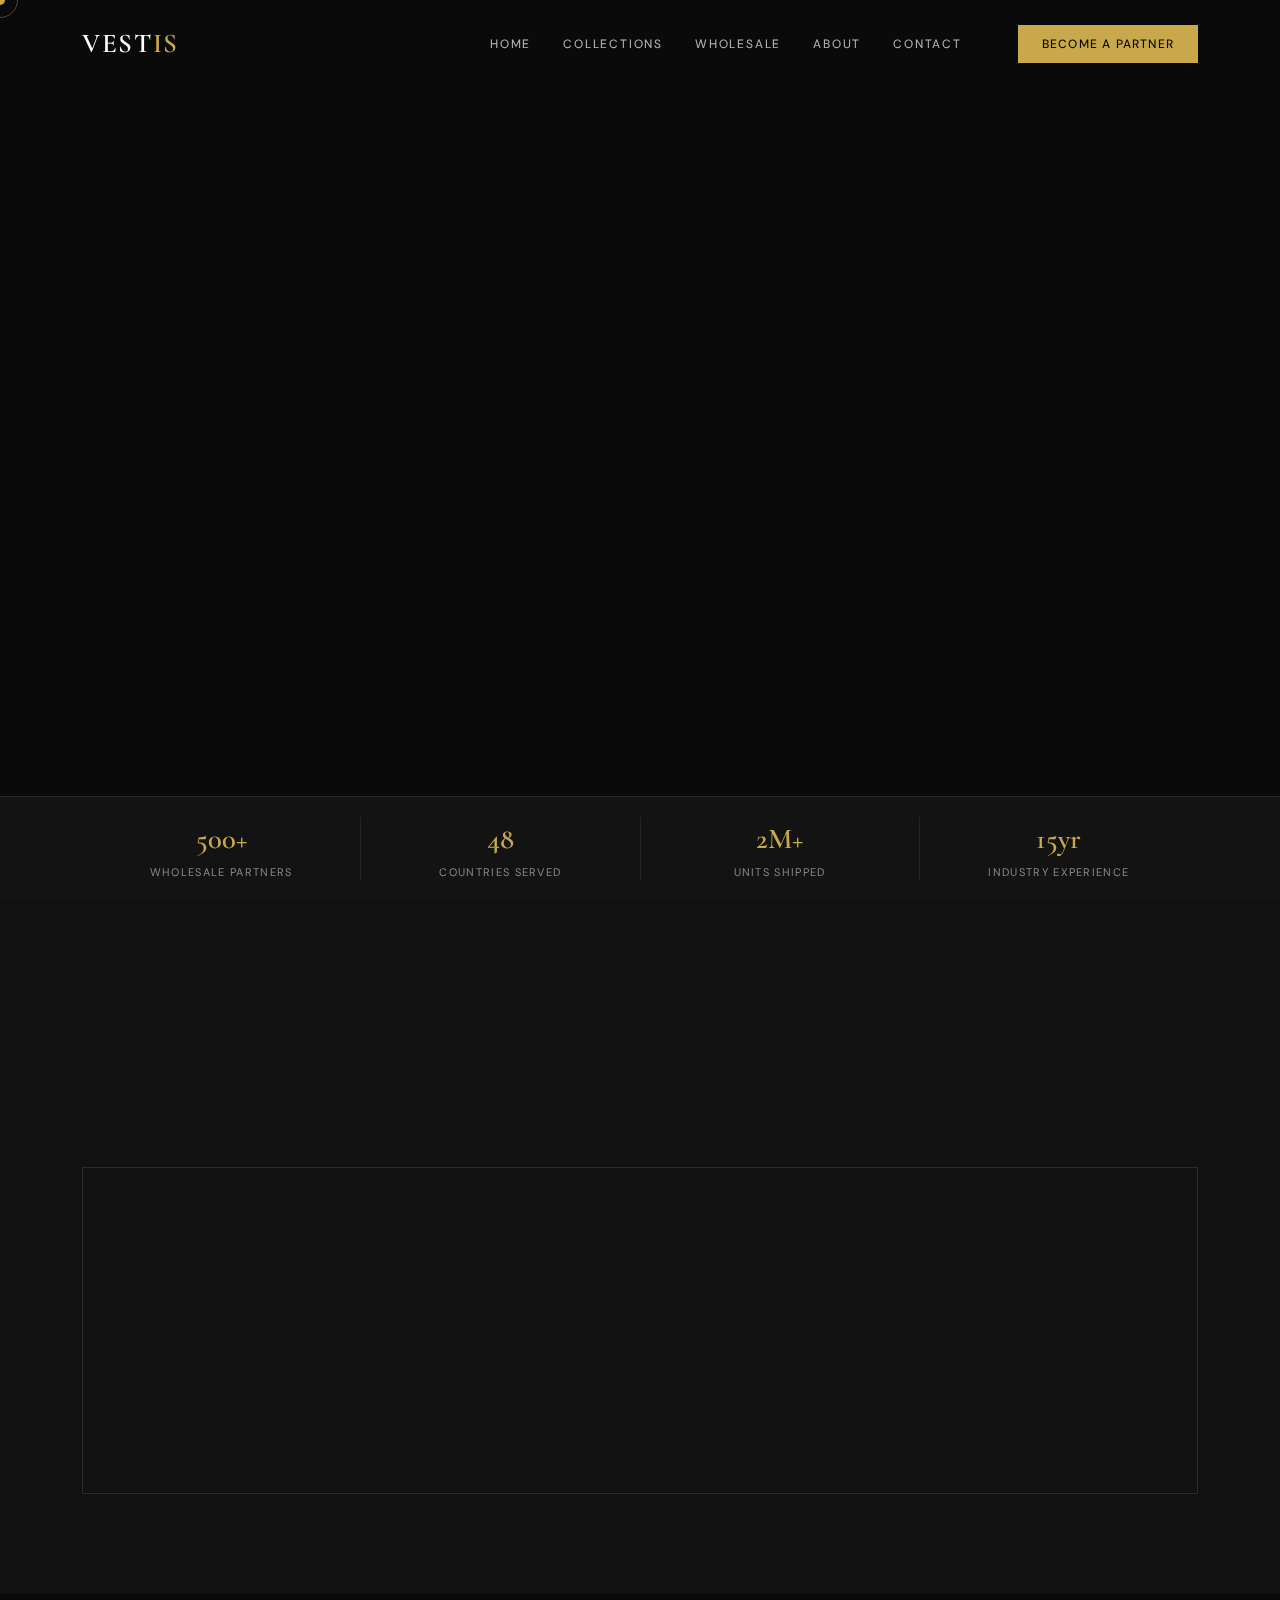
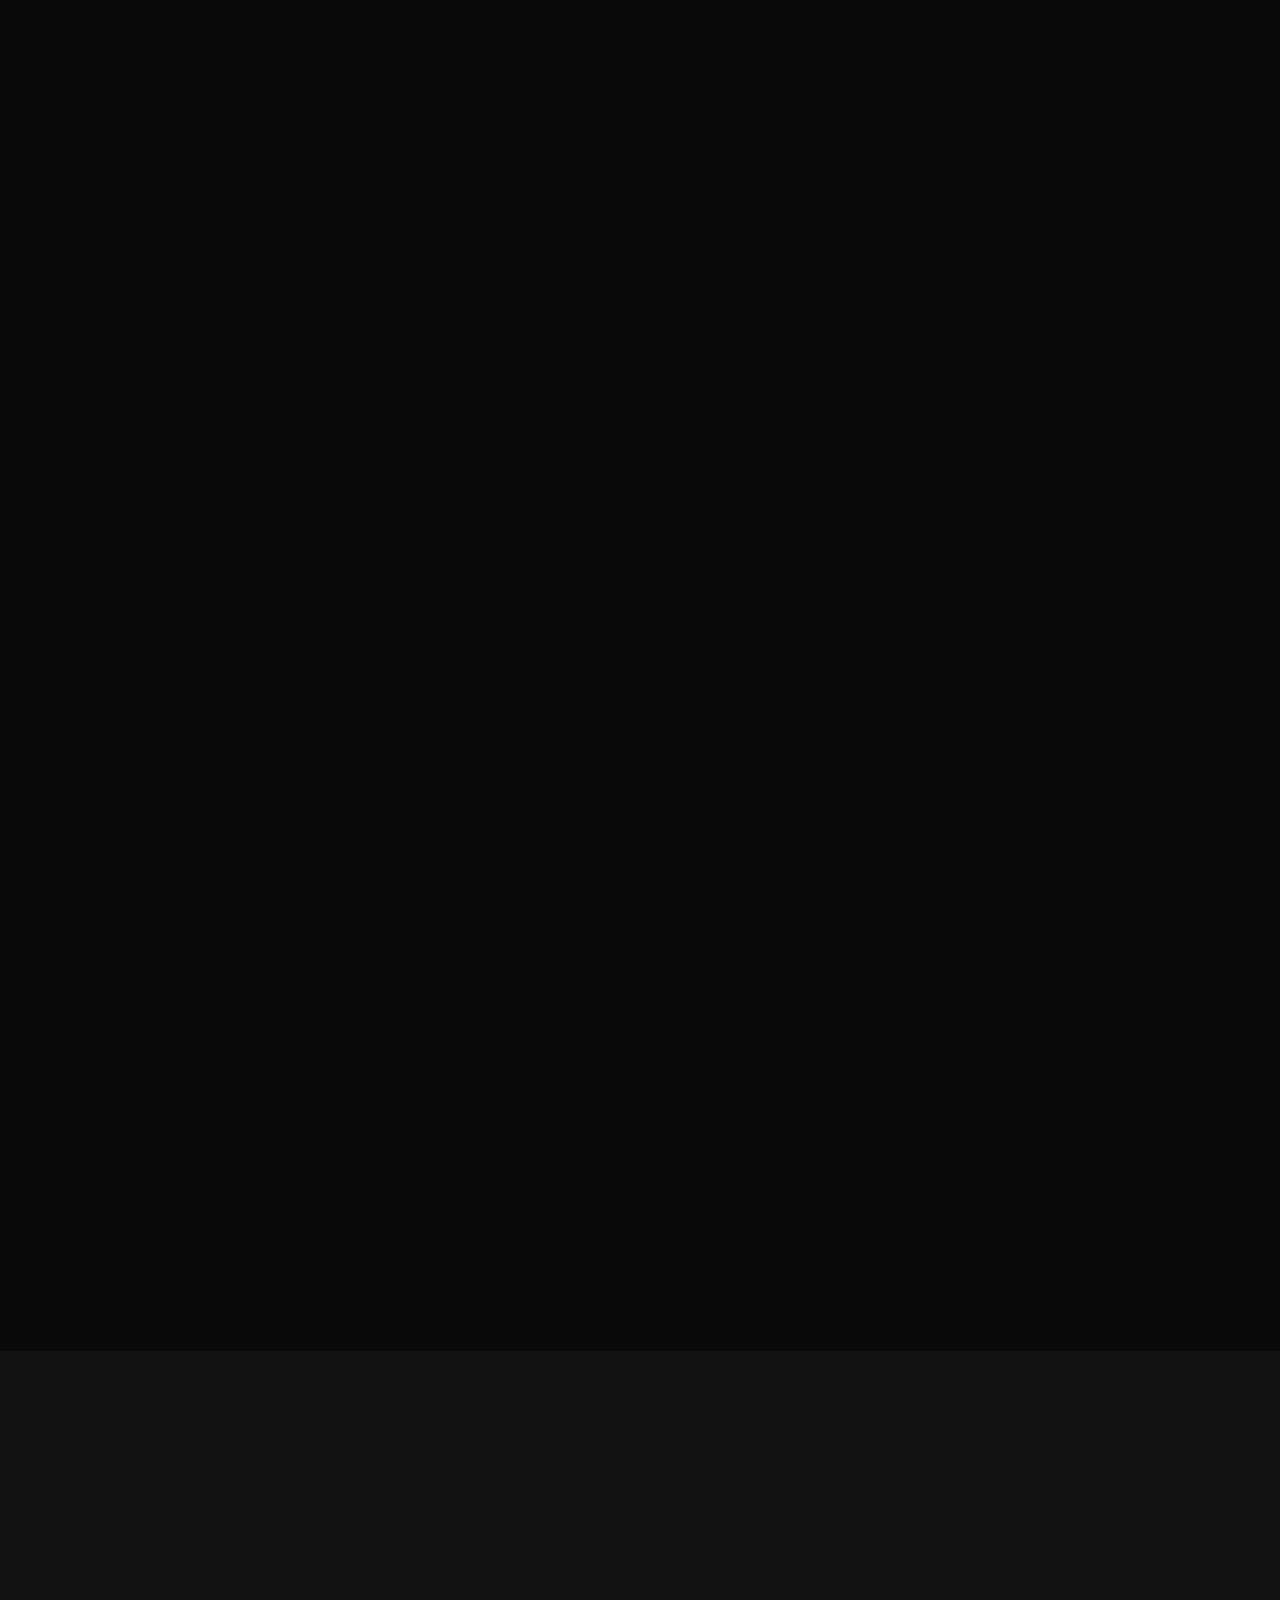
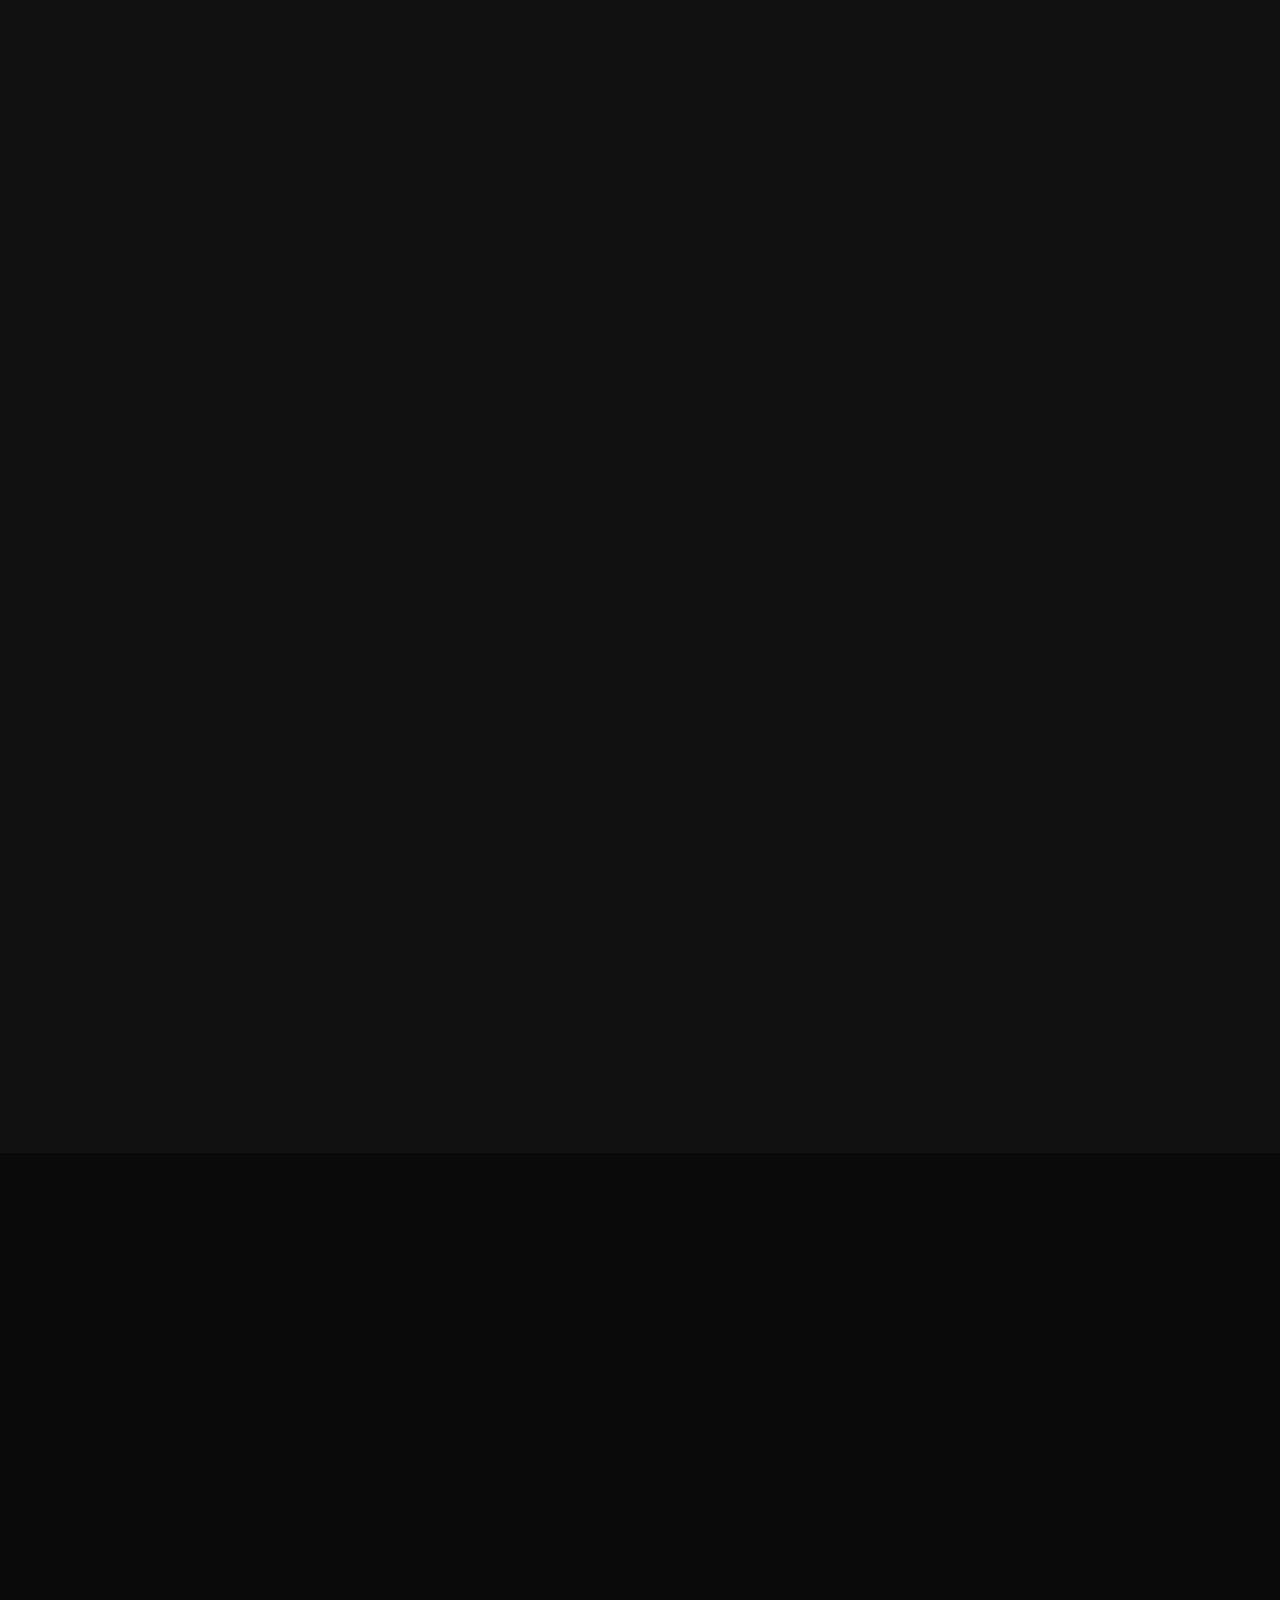
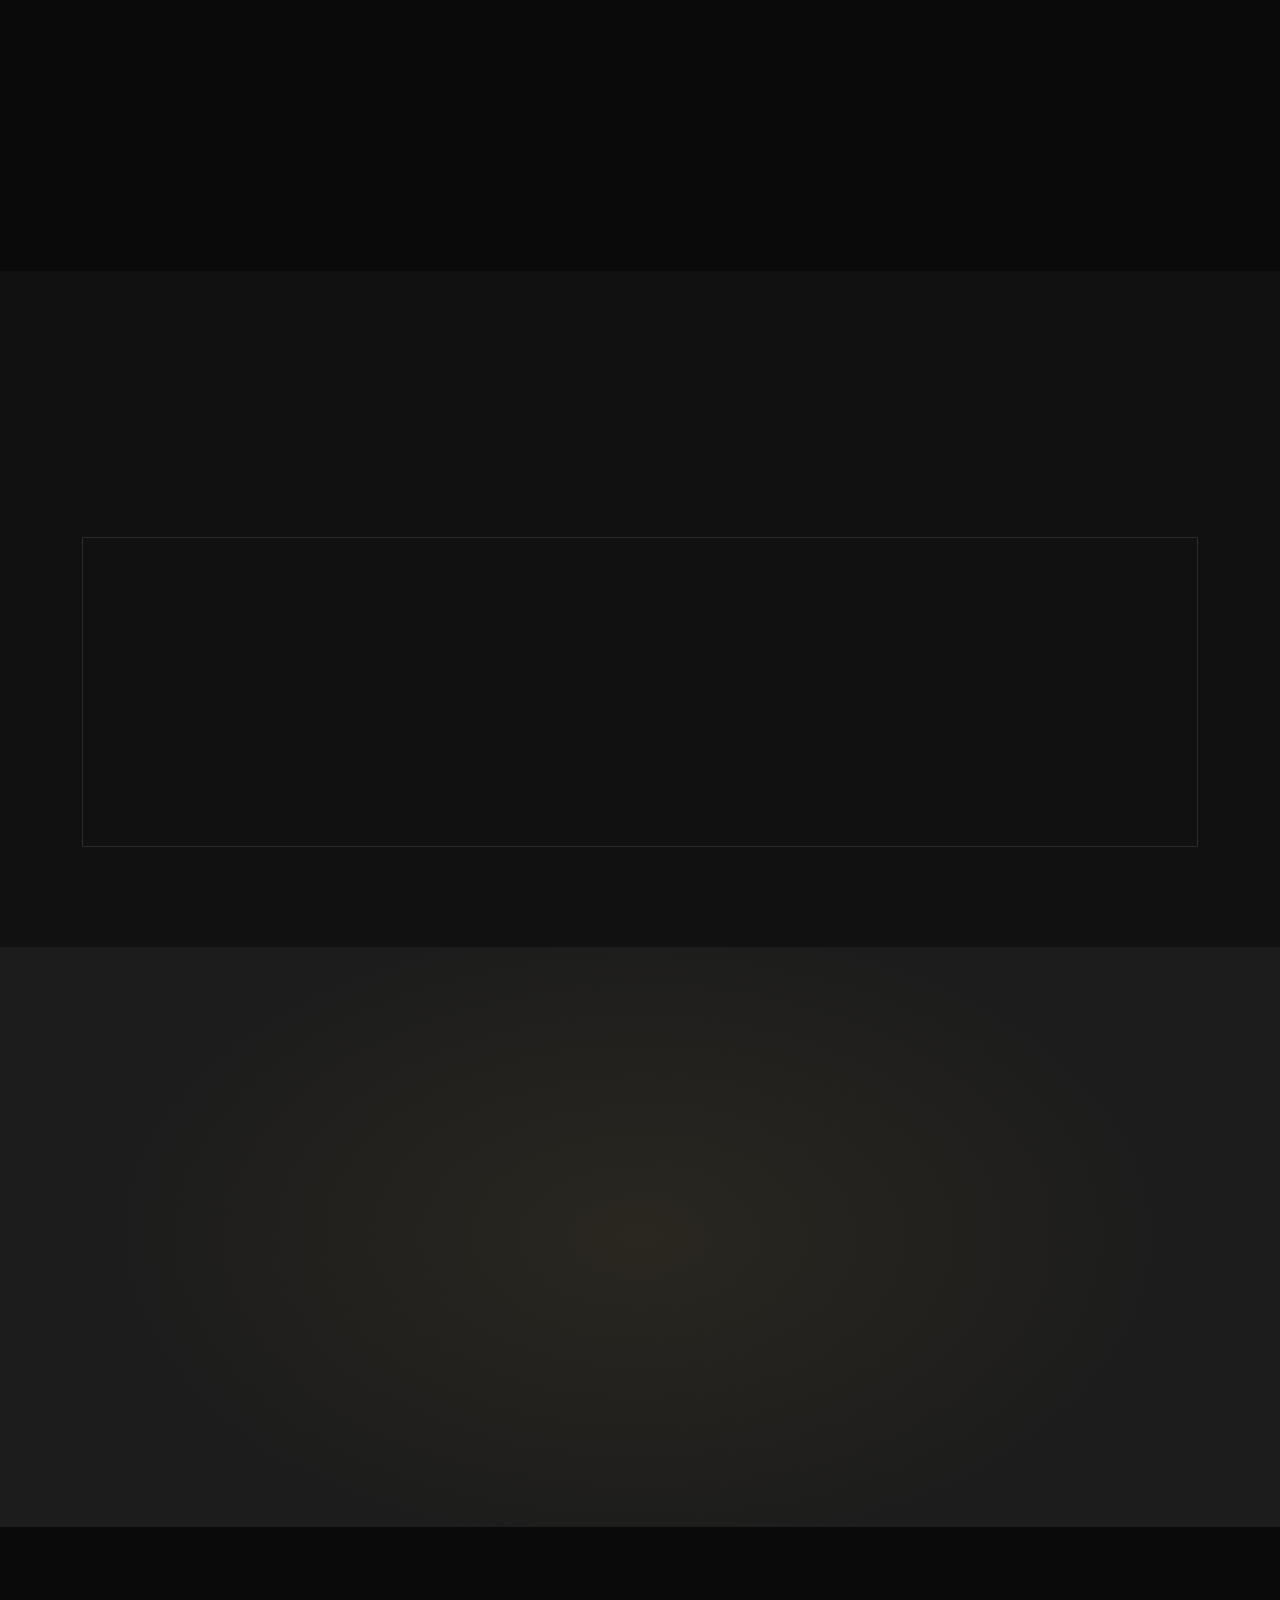
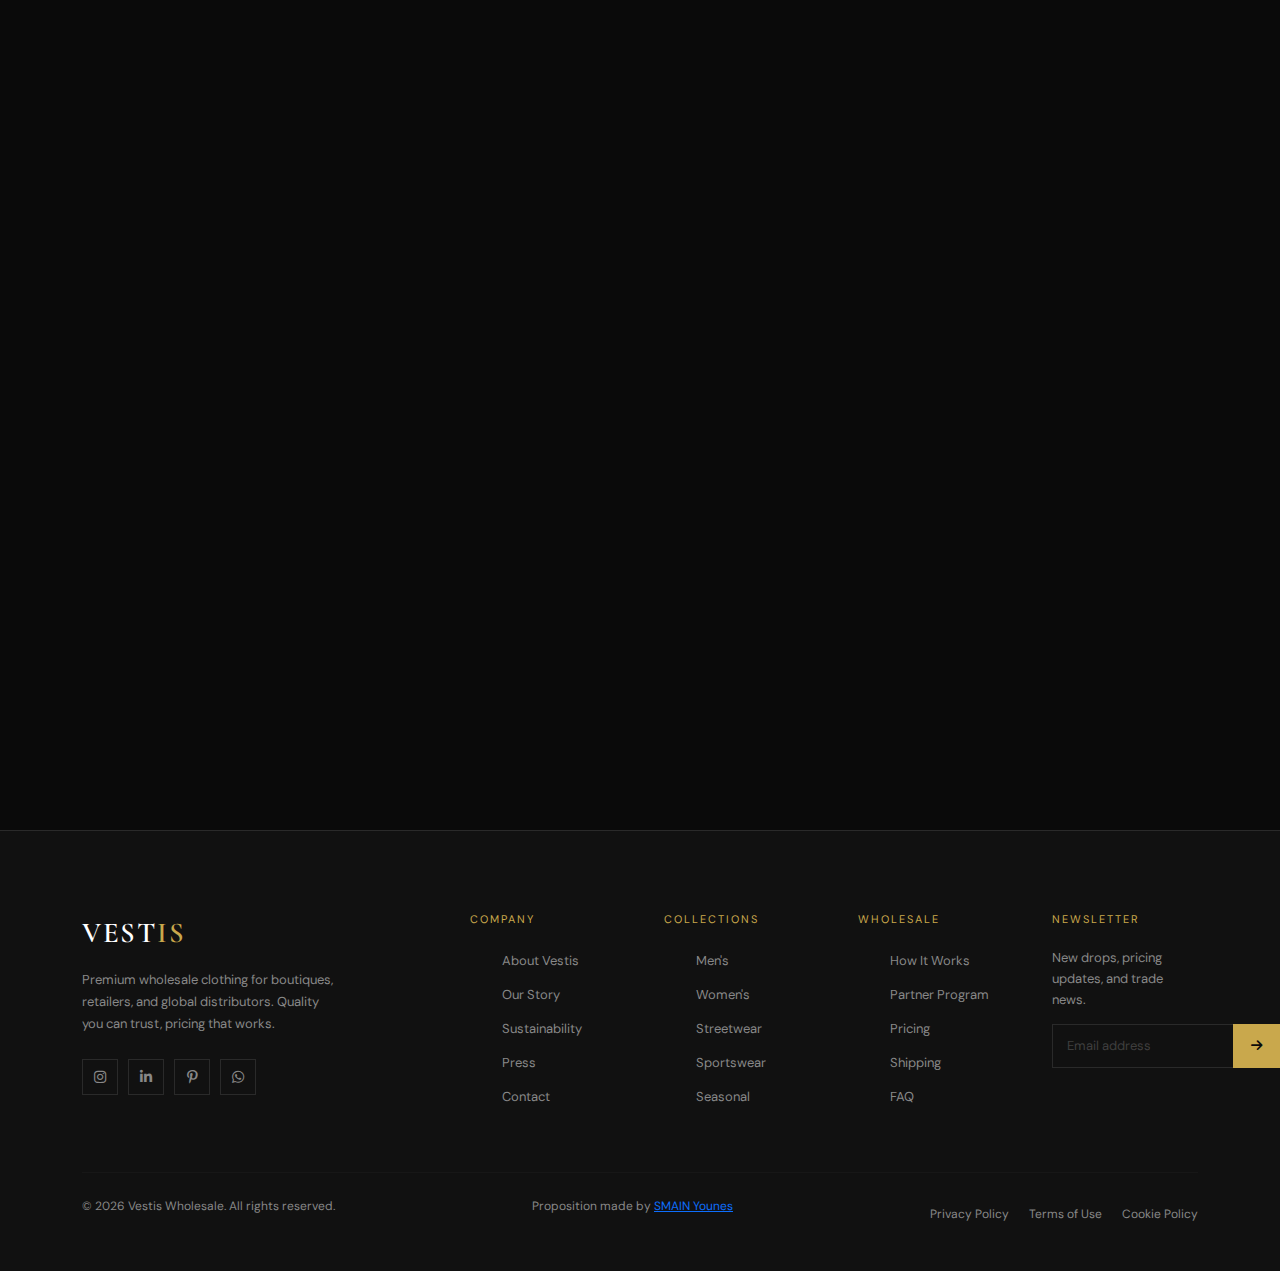
<file: clothes-gros/prop3/index.html>
<!DOCTYPE html>
<html lang="en">
<head>
  <meta charset="UTF-8" />
  <meta name="viewport" content="width=device-width, initial-scale=1.0"/>
  <title>VESTIS — Premium Wholesale Clothing</title>
  <link href="https://cdn.jsdelivr.net/npm/bootstrap@5.3.0/dist/css/bootstrap.min.css" rel="stylesheet"/>
  <link href="https://cdnjs.cloudflare.com/ajax/libs/font-awesome/6.4.0/css/all.min.css" rel="stylesheet"/>
  <link href="https://fonts.googleapis.com/css2?family=Cormorant+Garamond:ital,wght@0,300;0,400;0,600;0,700;1,300;1,400&family=DM+Sans:wght@300;400;500&display=swap" rel="stylesheet"/>

  <style>
    /* ===== TOKENS ===== */
    :root {
      --black:    #0A0A0A;
      --off-black:#111111;
      --charcoal: #1C1C1C;
      --mid:      #3A3A3A;
      --muted:    #888888;
      --border:   #2A2A2A;
      --light:    #F7F5F2;
      --white:    #FFFFFF;
      --gold:     #C9A84C;
      --gold-lt:  #E8C97A;
      --gold-dk:  #9A7230;
      --serif:    'Cormorant Garamond', Georgia, serif;
      --sans:     'DM Sans', sans-serif;
      --ease:     cubic-bezier(.4,0,.2,1);
    }

    /* ===== BASE ===== */
    *, *::before, *::after { box-sizing: border-box; margin: 0; padding: 0; }
    html { scroll-behavior: smooth; }
    body {
      font-family: var(--sans);
      background: var(--black);
      color: var(--white);
      overflow-x: hidden;
      cursor: none;
    }

    /* ===== CURSOR ===== */
    .cursor {
      width: 10px; height: 10px;
      background: var(--gold);
      border-radius: 50%;
      position: fixed; top: 0; left: 0;
      pointer-events: none;
      z-index: 9999;
      transition: transform .15s var(--ease), background .2s;
      transform: translate(-50%,-50%);
    }
    .cursor-ring {
      width: 36px; height: 36px;
      border: 1px solid rgba(201,168,76,.4);
      border-radius: 50%;
      position: fixed; top: 0; left: 0;
      pointer-events: none;
      z-index: 9998;
      transition: transform .4s var(--ease), opacity .2s;
      transform: translate(-50%,-50%);
    }
    .cursor.expanded { transform: translate(-50%,-50%) scale(2.5); }

    /* ===== SCROLLBAR ===== */
    ::-webkit-scrollbar { width: 3px; }
    ::-webkit-scrollbar-track { background: var(--black); }
    ::-webkit-scrollbar-thumb { background: var(--gold); }

    /* ===== TYPOGRAPHY ===== */
    h1,h2,h3,h4 { font-family: var(--serif); line-height: 1.1; }
    .display-serif { font-family: var(--serif); font-weight: 300; letter-spacing: -.01em; }
    .label-gold {
      font-size: 11px; letter-spacing: .2em; text-transform: uppercase;
      color: var(--gold); font-family: var(--sans); font-weight: 400;
    }
    .section-title {
      font-size: clamp(2.4rem, 5vw, 4rem);
      font-weight: 300;
      font-family: var(--serif);
    }

    /* ===== BUTTONS ===== */
    .btn-gold {
      display: inline-flex; align-items: center; gap: 10px;
      padding: 14px 36px;
      background: var(--gold);
      color: var(--black);
      font-family: var(--sans); font-size: 13px; font-weight: 500; letter-spacing: .1em; text-transform: uppercase;
      border: none; text-decoration: none;
      transition: background .25s, transform .2s var(--ease);
      position: relative; overflow: hidden;
    }
    .btn-gold::after {
      content: ''; position: absolute; inset: 0;
      background: rgba(255,255,255,.12);
      transform: translateX(-100%);
      transition: transform .3s var(--ease);
    }
    .btn-gold:hover { background: var(--gold-lt); color: var(--black); transform: translateY(-1px); }
    .btn-gold:hover::after { transform: translateX(0); }

    .btn-outline-gold {
      display: inline-flex; align-items: center; gap: 10px;
      padding: 13px 36px;
      background: transparent;
      color: var(--white);
      font-family: var(--sans); font-size: 13px; font-weight: 400; letter-spacing: .1em; text-transform: uppercase;
      border: 1px solid rgba(201,168,76,.5); text-decoration: none;
      transition: background .25s, border-color .25s, color .25s;
    }
    .btn-outline-gold:hover {
      background: rgba(201,168,76,.08);
      border-color: var(--gold);
      color: var(--gold);
    }

    /* ===== NAVBAR ===== */
    #navbar {
      position: fixed; top: 0; left: 0; right: 0; z-index: 1000;
      padding: 24px 0;
      transition: padding .4s var(--ease), background .4s, backdrop-filter .4s;
    }
    #navbar.scrolled {
      padding: 14px 0;
      background: rgba(10,10,10,.92);
      backdrop-filter: blur(18px);
      border-bottom: 1px solid var(--border);
    }
    .nav-brand {
      font-family: var(--serif);
      font-size: 1.7rem; font-weight: 600; letter-spacing: .06em;
      color: var(--white); text-decoration: none;
    }
    .nav-brand span { color: var(--gold); }
    .navbar-nav .nav-link {
      color: rgba(255,255,255,.7) !important;
      font-size: 12px; letter-spacing: .15em; text-transform: uppercase;
      padding: 4px 16px !important;
      transition: color .2s;
    }
    .navbar-nav .nav-link:hover { color: var(--gold) !important; }
    .navbar-toggler { border-color: rgba(201,168,76,.4); }
    .navbar-toggler-icon { filter: invert(1); }

    /* ===== HERO ===== */
    #hero {
      height: 100vh; min-height: 700px;
      position: relative; display: flex; align-items: center;
      overflow: hidden;
    }
    .hero-bg {
      position: absolute; inset: 0;
      background:
        linear-gradient(135deg, rgba(10,10,10,.85) 0%, rgba(10,10,10,.5) 50%, rgba(10,10,10,.75) 100%),
        url('https://images.unsplash.com/photo-1558618666-fcd25c85cd64?w=1800&q=80') center/cover no-repeat;
      transform: scale(1.08);
      transition: transform 12s var(--ease);
    }
    .hero-bg.loaded { transform: scale(1); }
    .hero-content { position: relative; z-index: 2; }
    .hero-eyebrow {
      display: flex; align-items: center; gap: 12px;
      margin-bottom: 28px;
      opacity: 0; transform: translateY(20px);
      animation: fadeUp .8s .3s var(--ease) forwards;
    }
    .hero-eyebrow-line { width: 48px; height: 1px; background: var(--gold); }
    .hero-headline {
      font-size: clamp(2.8rem, 6vw, 5.5rem);
      font-weight: 300; line-height: 1.08;
      max-width: 720px;
      opacity: 0; transform: translateY(30px);
      animation: fadeUp .9s .5s var(--ease) forwards;
    }
    .hero-headline em { font-style: italic; color: var(--gold); }
    .hero-sub {
      font-size: 1rem; color: rgba(255,255,255,.65); max-width: 500px;
      line-height: 1.7; margin: 24px 0 40px;
      opacity: 0; transform: translateY(20px);
      animation: fadeUp .8s .7s var(--ease) forwards;
    }
    .hero-ctas {
      display: flex; flex-wrap: wrap; gap: 14px;
      opacity: 0; transform: translateY(20px);
      animation: fadeUp .8s .9s var(--ease) forwards;
    }
    .hero-scroll-hint {
      position: absolute; bottom: 36px; left: 50%;
      transform: translateX(-50%);
      text-align: center; z-index: 2;
      opacity: 0; animation: fadeUp .8s 1.2s var(--ease) forwards;
    }
    .hero-scroll-hint span { display: block; font-size: 10px; letter-spacing: .2em; text-transform: uppercase; color: var(--muted); margin-bottom: 8px; }
    .scroll-line {
      width: 1px; height: 40px; background: linear-gradient(to bottom, var(--gold), transparent);
      margin: 0 auto; animation: scrollPulse 2s ease-in-out infinite;
    }
    .hero-stat-bar {
      position: absolute; bottom: 0; left: 0; right: 0; z-index: 2;
      background: rgba(255,255,255,.04);
      backdrop-filter: blur(10px);
      border-top: 1px solid rgba(255,255,255,.08);
      padding: 20px 0;
      display: flex;
    }
    .hero-stat { text-align: center; flex: 1; border-right: 1px solid rgba(255,255,255,.08); }
    .hero-stat:last-child { border-right: none; }
    .hero-stat-num { font-family: var(--serif); font-size: 1.8rem; font-weight: 600; color: var(--gold); }
    .hero-stat-label { font-size: 11px; letter-spacing: .12em; text-transform: uppercase; color: var(--muted); margin-top: 3px; }

    /* ===== FEATURES ===== */
    #features { background: var(--off-black); padding: 100px 0; }
    .feature-card {
      padding: 40px 32px;
      border: 1px solid var(--border);
      position: relative; overflow: hidden;
      transition: border-color .3s, transform .3s var(--ease);
    }
    .feature-card::before {
      content: '';
      position: absolute; inset: 0;
      background: linear-gradient(135deg, rgba(201,168,76,.06) 0%, transparent 60%);
      opacity: 0; transition: opacity .4s;
    }
    .feature-card:hover { border-color: rgba(201,168,76,.35); transform: translateY(-4px); }
    .feature-card:hover::before { opacity: 1; }
    .feature-icon {
      width: 52px; height: 52px;
      border: 1px solid rgba(201,168,76,.3);
      display: flex; align-items: center; justify-content: center;
      margin-bottom: 24px;
      color: var(--gold); font-size: 20px;
    }
    .feature-card h4 { font-family: var(--serif); font-size: 1.3rem; font-weight: 400; margin-bottom: 10px; }
    .feature-card p { font-size: 14px; color: rgba(255,255,255,.5); line-height: 1.7; }
    .feature-num {
      position: absolute; top: 20px; right: 24px;
      font-family: var(--serif); font-size: 3.5rem; font-weight: 700;
      color: rgba(255,255,255,.03);
      line-height: 1;
    }

    /* ===== COLLECTIONS ===== */
    #collections { background: var(--black); padding: 100px 0; }
    .coll-grid {
      display: grid;
      grid-template-columns: repeat(3, 1fr);
      gap: 2px;
    }
    @media (max-width:768px) { .coll-grid { grid-template-columns: repeat(2,1fr); } }
    @media (max-width:480px) { .coll-grid { grid-template-columns: 1fr; } }
    .coll-item {
      position: relative; overflow: hidden;
      aspect-ratio: 3/4;
      cursor: none;
    }
    .coll-item:first-child { grid-row: span 2; aspect-ratio: auto; }
    .coll-bg {
      width: 100%; height: 100%;
      background-size: cover; background-position: center;
      transition: transform .7s var(--ease);
    }
    .coll-item:hover .coll-bg { transform: scale(1.06); }
    .coll-overlay {
      position: absolute; inset: 0;
      background: linear-gradient(to top, rgba(10,10,10,.9) 0%, transparent 60%);
      display: flex; flex-direction: column; justify-content: flex-end;
      padding: 28px;
    }
    .coll-overlay h3 { font-family: var(--serif); font-size: 1.4rem; font-weight: 400; }
    .coll-overlay span {
      font-size: 11px; letter-spacing: .15em; text-transform: uppercase; color: var(--gold); margin-top: 4px;
      opacity: 0; transform: translateY(8px);
      transition: opacity .3s, transform .3s;
    }
    .coll-item:hover .coll-overlay span { opacity: 1; transform: translateY(0); }
    .coll-count { font-size: 11px; color: var(--muted); margin-top: 6px; }

    /* ===== PRODUCT SHOWCASE ===== */
    #products { background: var(--off-black); padding: 100px 0; }
    .product-grid {
      display: grid;
      grid-template-columns: repeat(4, 1fr);
      gap: 1px;
      background: var(--border);
      border: 1px solid var(--border);
    }
    @media (max-width:992px) { .product-grid { grid-template-columns: repeat(2,1fr); } }
    @media (max-width:480px) { .product-grid { grid-template-columns: 1fr; } }
    .product-card {
      position: relative; overflow: hidden;
      background: var(--off-black);
      cursor: none;
    }
    .product-img {
      aspect-ratio: 2/3;
      background-size: cover; background-position: center;
      transition: transform .6s var(--ease);
    }
    .product-card:hover .product-img { transform: scale(1.05); }
    .badge-wholesale {
      position: absolute; top: 16px; left: 16px;
      background: var(--gold); color: var(--black);
      font-size: 9px; letter-spacing: .15em; text-transform: uppercase;
      font-weight: 500; padding: 4px 10px;
      font-family: var(--sans);
    }
    .product-info {
      padding: 18px 20px;
      border-top: 1px solid var(--border);
    }
    .product-info h5 { font-family: var(--serif); font-size: 1.05rem; font-weight: 400; margin-bottom: 4px; }
    .product-info p { font-size: 12px; color: var(--muted); }
    .product-hover-overlay {
      position: absolute; inset: 0;
      background: rgba(10,10,10,.7);
      display: flex; align-items: center; justify-content: center;
      opacity: 0; transition: opacity .3s;
    }
    .product-card:hover .product-hover-overlay { opacity: 1; }
    .product-hover-overlay a {
      display: inline-block;
      padding: 10px 28px;
      border: 1px solid var(--gold); color: var(--gold);
      font-size: 11px; letter-spacing: .15em; text-transform: uppercase;
      text-decoration: none;
      transform: translateY(12px); transition: transform .3s, background .2s, color .2s;
    }
    .product-card:hover .product-hover-overlay a { transform: translateY(0); }
    .product-hover-overlay a:hover { background: var(--gold); color: var(--black); }

    /* ===== PROCESS ===== */
    #process { background: var(--black); padding: 100px 0; }
    .process-steps {
      display: grid;
      grid-template-columns: repeat(4,1fr);
      gap: 0;
      position: relative;
    }
    @media(max-width:768px) { .process-steps { grid-template-columns: 1fr 1fr; gap: 2px; } }
    @media(max-width:480px) { .process-steps { grid-template-columns: 1fr; } }
    .process-step {
      padding: 40px 32px;
      border: 1px solid var(--border);
      border-right: none;
      position: relative;
      transition: background .3s;
    }
    .process-step:last-child { border-right: 1px solid var(--border); }
    .process-step:hover { background: rgba(201,168,76,.04); }
    .step-num {
      font-family: var(--serif); font-size: 3rem; font-weight: 700;
      color: rgba(201,168,76,.15); line-height: 1; margin-bottom: 20px;
    }
    .step-icon { font-size: 22px; color: var(--gold); margin-bottom: 16px; }
    .process-step h4 { font-family: var(--serif); font-size: 1.15rem; font-weight: 400; margin-bottom: 8px; }
    .process-step p { font-size: 13px; color: var(--muted); line-height: 1.7; }
    .step-connector {
      position: absolute; top: 50%; right: -1px;
      width: 1px; height: 40%; background: linear-gradient(to bottom, transparent, var(--gold), transparent);
      transform: translateY(-50%);
    }

    /* ===== TESTIMONIALS ===== */
    #testimonials { background: var(--off-black); padding: 100px 0; }
    .testimonial-card {
      padding: 40px 36px;
      border: 1px solid var(--border);
      position: relative;
      transition: border-color .3s, transform .3s var(--ease);
    }
    .testimonial-card:hover { border-color: rgba(201,168,76,.3); transform: translateY(-4px); }
    .quote-mark {
      font-family: var(--serif); font-size: 5rem; line-height: .5;
      color: rgba(201,168,76,.2); position: absolute; top: 20px; right: 28px;
    }
    .testimonial-stars { color: var(--gold); font-size: 13px; margin-bottom: 20px; letter-spacing: 3px; }
    .testimonial-card blockquote {
      font-family: var(--serif); font-size: 1.1rem; font-weight: 300;
      line-height: 1.65; color: rgba(255,255,255,.85); font-style: italic;
      margin-bottom: 28px;
    }
    .testimonial-author { display: flex; align-items: center; gap: 14px; }
    .author-avatar {
      width: 44px; height: 44px; border-radius: 50%;
      background-size: cover; background-position: center;
      border: 1px solid rgba(201,168,76,.25);
    }
    .author-name { font-size: 14px; font-weight: 500; }
    .author-role { font-size: 12px; color: var(--muted); margin-top: 2px; }

    /* ===== CTA SECTION ===== */
    #cta {
      padding: 120px 0;
      background: var(--charcoal);
      position: relative; overflow: hidden;
      text-align: center;
    }
    #cta::before {
      content: '';
      position: absolute; inset: 0;
      background:
        radial-gradient(ellipse 60% 80% at 50% 50%, rgba(201,168,76,.08) 0%, transparent 70%);
    }
    #cta .section-title { position: relative; max-width: 600px; margin: 0 auto 16px; }
    #cta p { color: rgba(255,255,255,.5); max-width: 440px; margin: 0 auto 44px; font-size: 15px; line-height: 1.7; position: relative; }
    #cta .cta-btns { display: flex; justify-content: center; gap: 14px; flex-wrap: wrap; position: relative; }

    /* ===== CONTACT ===== */
    #contact { background: var(--black); padding: 100px 0; }
    .contact-info-block {
      padding-right: 60px;
    }
    @media(max-width:768px) { .contact-info-block { padding-right: 0; margin-bottom: 48px; } }
    .contact-info-block h2 { margin-bottom: 16px; }
    .contact-info-block p { color: rgba(255,255,255,.5); line-height: 1.7; margin-bottom: 36px; font-size: 15px; }
    .contact-detail { display: flex; align-items: flex-start; gap: 14px; margin-bottom: 20px; }
    .contact-icon {
      width: 40px; height: 40px; border: 1px solid var(--border);
      display: flex; align-items: center; justify-content: center;
      flex-shrink: 0; color: var(--gold); font-size: 15px;
    }
    .contact-detail-text p:first-child { font-size: 11px; letter-spacing: .12em; text-transform: uppercase; color: var(--muted); margin-bottom: 2px; }
    .contact-detail-text p:last-child { font-size: 14px; }

    /* Form */
    .form-group { margin-bottom: 20px; }
    .form-label { font-size: 11px; letter-spacing: .12em; text-transform: uppercase; color: var(--muted); display: block; margin-bottom: 8px; }
    .form-control {
      width: 100%; background: rgba(255,255,255,.04);
      border: 1px solid var(--border);
      color: var(--white); padding: 12px 16px;
      font-family: var(--sans); font-size: 14px;
      transition: border-color .2s, background .2s;
      outline: none; border-radius: 0;
    }
    .form-control:focus { border-color: rgba(201,168,76,.5); background: rgba(201,168,76,.03); }
    textarea.form-control { resize: vertical; min-height: 120px; }
    .form-control::placeholder { color: rgba(255,255,255,.2); }

    /* ===== FOOTER ===== */
    #footer { background: var(--off-black); border-top: 1px solid var(--border); padding: 80px 0 40px; }
    .footer-brand { font-family: var(--serif); font-size: 1.8rem; font-weight: 600; letter-spacing: .06em; margin-bottom: 14px; }
    .footer-brand span { color: var(--gold); }
    .footer-desc { font-size: 13px; color: var(--muted); line-height: 1.7; max-width: 260px; margin-bottom: 24px; }
    .footer-social { display: flex; gap: 10px; }
    .social-btn {
      width: 36px; height: 36px; border: 1px solid var(--border);
      display: flex; align-items: center; justify-content: center;
      color: var(--muted); font-size: 14px; text-decoration: none;
      transition: border-color .2s, color .2s;
    }
    .social-btn:hover { border-color: var(--gold); color: var(--gold); }
    .footer-heading { font-size: 11px; letter-spacing: .18em; text-transform: uppercase; color: var(--gold); margin-bottom: 20px; display: block; }
    .footer-links { list-style: none; }
    .footer-links li { margin-bottom: 10px; }
    .footer-links a { font-size: 13px; color: var(--muted); text-decoration: none; transition: color .2s; }
    .footer-links a:hover { color: var(--white); }
    .footer-newsletter { margin-top: 4px; }
    .newsletter-form { display: flex; margin-top: 14px; }
    .newsletter-input {
      flex: 1; background: transparent; border: 1px solid var(--border);
      border-right: none; padding: 11px 14px;
      color: var(--white); font-family: var(--sans); font-size: 13px; outline: none;
    }
    .newsletter-input:focus { border-color: rgba(201,168,76,.4); }
    .newsletter-input::placeholder { color: rgba(255,255,255,.2); }
    .newsletter-btn {
      padding: 11px 18px; background: var(--gold); border: none;
      color: var(--black); font-size: 13px; cursor: none;
      transition: background .2s;
    }
    .newsletter-btn:hover { background: var(--gold-lt); }
    .footer-divider { border-color: var(--border); margin: 48px 0 24px; }
    .footer-bottom { display: flex; justify-content: space-between; align-items: center; flex-wrap: wrap; gap: 12px; }
    .footer-copy { font-size: 12px; color: var(--muted); }
    .footer-legal { display: flex; gap: 20px; }
    .footer-legal a { font-size: 12px; color: var(--muted); text-decoration: none; }
    .footer-legal a:hover { color: var(--gold); }

    /* ===== ANIMATIONS ===== */
    @keyframes fadeUp {
      to { opacity: 1; transform: translateY(0); }
    }
    @keyframes scrollPulse {
      0%,100% { opacity: .3; }
      50% { opacity: 1; }
    }
    .reveal {
      opacity: 0; transform: translateY(36px);
      transition: opacity .7s var(--ease), transform .7s var(--ease);
    }
    .reveal.visible { opacity: 1; transform: translateY(0); }
    .reveal-delay-1 { transition-delay: .1s; }
    .reveal-delay-2 { transition-delay: .2s; }
    .reveal-delay-3 { transition-delay: .3s; }
    .reveal-delay-4 { transition-delay: .4s; }

    /* ===== SECTION UTILITIES ===== */
    .section-header { margin-bottom: 64px; }
    .gold-line { width: 48px; height: 1px; background: var(--gold); display: inline-block; vertical-align: middle; margin-right: 12px; }

    /* ===== BACK TO TOP ===== */
    #back-top {
      position: fixed; bottom: 36px; right: 36px; z-index: 500;
      width: 44px; height: 44px; border: 1px solid rgba(201,168,76,.4);
      display: flex; align-items: center; justify-content: center;
      color: var(--gold); font-size: 15px; text-decoration: none;
      background: rgba(10,10,10,.8); backdrop-filter: blur(8px);
      opacity: 0; transform: translateY(10px);
      transition: opacity .3s, transform .3s, border-color .2s;
    }
    #back-top.visible { opacity: 1; transform: translateY(0); }
    #back-top:hover { border-color: var(--gold); }
  </style>
</head>
<body>

<!-- Custom Cursor -->
<div class="cursor" id="cursor"></div>
<div class="cursor-ring" id="cursorRing"></div>

<!-- Back to top -->
<a href="#hero" id="back-top"><i class="fas fa-arrow-up"></i></a>

<!-- ========== NAVBAR ========== -->
<nav id="navbar">
  <div class="container">
    <div class="d-flex justify-content-between align-items-center">
      <a href="#" class="nav-brand">VEST<span>IS</span></a>

      <!-- Mobile toggle -->
      <button class="navbar-toggler d-lg-none" type="button" data-bs-toggle="collapse" data-bs-target="#navMenu" style="background:transparent;border:1px solid rgba(201,168,76,.35);padding:6px 10px;">
        <span class="navbar-toggler-icon"></span>
      </button>

      <!-- Desktop nav -->
      <div class="d-none d-lg-flex align-items-center gap-4">
        <nav class="navbar-nav flex-row">
          <a class="nav-link" href="#hero">Home</a>
          <a class="nav-link" href="#collections">Collections</a>
          <a class="nav-link" href="#process">Wholesale</a>
          <a class="nav-link" href="#testimonials">About</a>
          <a class="nav-link" href="#contact">Contact</a>
        </nav>
        <a href="#contact" class="btn-gold ms-3" style="padding:10px 24px;font-size:12px;">Become a Partner</a>
      </div>
    </div>
    <!-- Mobile menu -->
    <div class="collapse d-lg-none" id="navMenu">
      <nav class="navbar-nav flex-column mt-3 pb-2" style="border-top:1px solid var(--border);padding-top:16px;">
        <a class="nav-link" href="#hero">Home</a>
        <a class="nav-link" href="#collections">Collections</a>
        <a class="nav-link" href="#process">Wholesale</a>
        <a class="nav-link" href="#testimonials">About</a>
        <a class="nav-link" href="#contact">Contact</a>
        <a href="#contact" class="btn-gold mt-3" style="padding:10px 24px;font-size:12px;display:inline-block;width:fit-content;">Become a Partner</a>
      </nav>
    </div>
  </div>
</nav>

<!-- ========== HERO ========== -->
<section id="hero">
  <div class="hero-bg" id="heroBg"></div>

  <div class="container hero-content">
    <div class="row">
      <div class="col-lg-9">
        <div class="hero-eyebrow">
          <div class="hero-eyebrow-line"></div>
          <span class="label-gold">Premium Wholesale Since 2010</span>
        </div>
        <h1 class="hero-headline">
          Premium Wholesale Clothing<br>for <em>Modern Retailers</em>
        </h1>
        <p class="hero-sub">
          High quality fashion pieces supplied in bulk for boutiques, retailers, and global distributors.
        </p>
        <div class="hero-ctas">
          <a href="#collections" class="btn-gold">
            View Collection <i class="fas fa-arrow-right" style="font-size:11px;"></i>
          </a>
          <a href="#contact" class="btn-outline-gold">
            Become a Wholesale Partner
          </a>
        </div>
      </div>
    </div>
  </div>

  <div class="hero-scroll-hint">
    <span>Scroll</span>
    <div class="scroll-line"></div>
  </div>

  <div class="hero-stat-bar d-none d-md-flex">
    <div class="container">
      <div class="row g-0">
        <div class="col-3 hero-stat">
          <div class="hero-stat-num">500+</div>
          <div class="hero-stat-label">Wholesale Partners</div>
        </div>
        <div class="col-3 hero-stat">
          <div class="hero-stat-num">48</div>
          <div class="hero-stat-label">Countries Served</div>
        </div>
        <div class="col-3 hero-stat">
          <div class="hero-stat-num">2M+</div>
          <div class="hero-stat-label">Units Shipped</div>
        </div>
        <div class="col-3 hero-stat">
          <div class="hero-stat-num">15yr</div>
          <div class="hero-stat-label">Industry Experience</div>
        </div>
      </div>
    </div>
  </div>
</section>

<!-- ========== WHY CHOOSE US ========== -->
<section id="features">
  <div class="container">
    <div class="section-header text-center reveal">
      <div class="label-gold mb-3">Why Choose Vestis</div>
      <h2 class="section-title">Built for <em style="font-style:italic;color:var(--gold);">Serious</em> Retailers</h2>
    </div>
    <div class="row g-0" style="border:1px solid var(--border);">
      <div class="col-md-6 col-lg-3 reveal reveal-delay-1">
        <div class="feature-card h-100">
          <div class="feature-num">01</div>
          <div class="feature-icon"><i class="fas fa-gem"></i></div>
          <h4>Premium Quality Materials</h4>
          <p>Every garment is crafted from carefully sourced fabrics that meet our strict durability and comfort standards.</p>
        </div>
      </div>
      <div class="col-md-6 col-lg-3 reveal reveal-delay-2">
        <div class="feature-card h-100" style="border-left:none;">
          <div class="feature-num">02</div>
          <div class="feature-icon"><i class="fas fa-tag"></i></div>
          <h4>Competitive Wholesale Pricing</h4>
          <p>Industry-best margins with volume discounts. The more you order, the more you save — guaranteed.</p>
        </div>
      </div>
      <div class="col-md-6 col-lg-3 reveal reveal-delay-3">
        <div class="feature-card h-100" style="border-left:none;">
          <div class="feature-num">03</div>
          <div class="feature-icon"><i class="fas fa-globe"></i></div>
          <h4>Fast Global Shipping</h4>
          <p>Reliable logistics to 48+ countries with tracked delivery, customs support, and express options available.</p>
        </div>
      </div>
      <div class="col-md-6 col-lg-3 reveal reveal-delay-4">
        <div class="feature-card h-100" style="border-left:none;">
          <div class="feature-num">04</div>
          <div class="feature-icon"><i class="fas fa-chart-line"></i></div>
          <h4>Trend-Driven Collections</h4>
          <p>Our in-house design team curates new drops every season, keeping your shelves fresh and in demand.</p>
        </div>
      </div>
    </div>
  </div>
</section>

<!-- ========== FEATURED COLLECTIONS ========== -->
<section id="collections">
  <div class="container">
    <div class="section-header reveal">
      <div class="label-gold mb-3"><span class="gold-line"></span>Our Collections</div>
      <h2 class="section-title">Curated for Every Market</h2>
    </div>
    <div class="coll-grid reveal">
      <div class="coll-item">
        <div class="coll-bg" style="background-image:url('https://images.unsplash.com/photo-1507003211169-0a1dd7228f2d?w=600&q=80')"></div>
        <div class="coll-overlay">
          <p class="label-gold">Explore</p>
          <h3>Men's Collection</h3>
          <span>View Range <i class="fas fa-arrow-right ms-1" style="font-size:10px;"></i></span>
          <p class="coll-count">180+ Styles</p>
        </div>
      </div>
      <div class="coll-item">
        <div class="coll-bg" style="background-image:url('https://images.unsplash.com/photo-1469334031218-e382a71b716b?w=600&q=80')"></div>
        <div class="coll-overlay">
          <p class="label-gold">Explore</p>
          <h3>Women's Collection</h3>
          <span>View Range <i class="fas fa-arrow-right ms-1" style="font-size:10px;"></i></span>
          <p class="coll-count">240+ Styles</p>
        </div>
      </div>
      <div class="coll-item">
        <div class="coll-bg" style="background-image:url('https://images.unsplash.com/photo-1545291730-faff8ca1d4b0?w=600&q=80')"></div>
        <div class="coll-overlay">
          <p class="label-gold">Explore</p>
          <h3>Streetwear</h3>
          <span>View Range <i class="fas fa-arrow-right ms-1" style="font-size:10px;"></i></span>
          <p class="coll-count">120+ Styles</p>
        </div>
      </div>
      <div class="coll-item">
        <div class="coll-bg" style="background-image:url('https://images.unsplash.com/photo-1539109136881-3be0616acf4b?w=600&q=80')"></div>
        <div class="coll-overlay">
          <p class="label-gold">Explore</p>
          <h3>Seasonal Fashion</h3>
          <span>View Range <i class="fas fa-arrow-right ms-1" style="font-size:10px;"></i></span>
          <p class="coll-count">90+ Styles</p>
        </div>
      </div>
      <div class="coll-item">
        <div class="coll-bg" style="background-image:url('https://images.unsplash.com/photo-1552902865-b72c031ac5ea?w=600&q=80')"></div>
        <div class="coll-overlay">
          <p class="label-gold">Explore</p>
          <h3>Sportswear</h3>
          <span>View Range <i class="fas fa-arrow-right ms-1" style="font-size:10px;"></i></span>
          <p class="coll-count">110+ Styles</p>
        </div>
      </div>
    </div>
  </div>
</section>

<!-- ========== PRODUCTS ========== -->
<section id="products">
  <div class="container">
    <div class="section-header d-flex justify-content-between align-items-end flex-wrap gap-3 reveal">
      <div>
        <div class="label-gold mb-3"><span class="gold-line"></span>Product Showcase</div>
        <h2 class="section-title">Wholesale <em style="font-style:italic;color:var(--gold);">Essentials</em></h2>
      </div>
      <a href="#contact" class="btn-outline-gold" style="flex-shrink:0;">Request Full Catalog</a>
    </div>
    <div class="product-grid reveal">
      <!-- 8 product cards -->
      <div class="product-card">
        <div class="product-img" style="background-image:url('https://images.unsplash.com/photo-1521572163474-6864f9cf17ab?w=400&q=80')"></div>
        <div class="badge-wholesale">Wholesale Only</div>
        <div class="product-hover-overlay"><a href="#contact">Quick View</a></div>
        <div class="product-info">
          <h5>Classic White Tee</h5>
          <p>MOQ: 50 units per color</p>
        </div>
      </div>
      <div class="product-card">
        <div class="product-img" style="background-image:url('https://images.unsplash.com/photo-1542272604-787c3835535d?w=400&q=80')"></div>
        <div class="badge-wholesale">Wholesale Only</div>
        <div class="product-hover-overlay"><a href="#contact">Quick View</a></div>
        <div class="product-info">
          <h5>Slim Fit Denim</h5>
          <p>MOQ: 30 units per wash</p>
        </div>
      </div>
      <div class="product-card">
        <div class="product-img" style="background-image:url('https://images.unsplash.com/photo-1551488831-00ddcb6c6bd3?w=400&q=80')"></div>
        <div class="badge-wholesale">Wholesale Only</div>
        <div class="product-hover-overlay"><a href="#contact">Quick View</a></div>
        <div class="product-info">
          <h5>Linen Blazer</h5>
          <p>MOQ: 20 units per size run</p>
        </div>
      </div>
      <div class="product-card">
        <div class="product-img" style="background-image:url('https://images.unsplash.com/photo-1434389677669-e08b4cac3105?w=400&q=80')"></div>
        <div class="badge-wholesale">Wholesale Only</div>
        <div class="product-hover-overlay"><a href="#contact">Quick View</a></div>
        <div class="product-info">
          <h5>Floral Midi Dress</h5>
          <p>MOQ: 40 units per print</p>
        </div>
      </div>
      <div class="product-card">
        <div class="product-img" style="background-image:url('https://images.unsplash.com/photo-1516762689617-e1cffcef479d?w=400&q=80')"></div>
        <div class="badge-wholesale">Wholesale Only</div>
        <div class="product-hover-overlay"><a href="#contact">Quick View</a></div>
        <div class="product-info">
          <h5>Premium Cashmere Knit</h5>
          <p>MOQ: 24 units per colorway</p>
        </div>
      </div>
      <div class="product-card">
        <div class="product-img" style="background-image:url('https://images.unsplash.com/photo-1503342217505-b0a15ec3261c?w=400&q=80')"></div>
        <div class="badge-wholesale">Wholesale Only</div>
        <div class="product-hover-overlay"><a href="#contact">Quick View</a></div>
        <div class="product-info">
          <h5>Structured Overcoat</h5>
          <p>MOQ: 18 units per color</p>
        </div>
      </div>
      <div class="product-card">
        <div class="product-img" style="background-image:url('https://images.unsplash.com/photo-1549989476-69a92fa57c36?w=400&q=80')"></div>
        <div class="badge-wholesale">Wholesale Only</div>
        <div class="product-hover-overlay"><a href="#contact">Quick View</a></div>
        <div class="product-info">
          <h5>Cargo Trousers</h5>
          <p>MOQ: 35 units per colorway</p>
        </div>
      </div>
      <div class="product-card">
        <div class="product-img" style="background-image:url('https://images.unsplash.com/photo-1560243563-062bfc001d68?w=400&q=80')"></div>
        <div class="badge-wholesale">Wholesale Only</div>
        <div class="product-hover-overlay"><a href="#contact">Quick View</a></div>
        <div class="product-info">
          <h5>Athletic Set</h5>
          <p>MOQ: 50 units per set</p>
        </div>
      </div>
    </div>
  </div>
</section>

<!-- ========== PROCESS ========== -->
<section id="process">
  <div class="container">
    <div class="section-header text-center reveal">
      <div class="label-gold mb-3">How It Works</div>
      <h2 class="section-title">The Wholesale <em style="font-style:italic;color:var(--gold);">Process</em></h2>
      <p style="color:var(--muted);max-width:420px;margin:16px auto 0;font-size:15px;line-height:1.7;">Simple, streamlined, and built for professional buyers.</p>
    </div>
    <div class="process-steps reveal">
      <div class="process-step">
        <div class="step-num">01</div>
        <div class="step-icon"><i class="fas fa-user-check"></i></div>
        <h4>Apply as Partner</h4>
        <p>Submit your business details through our partner form. Approval within 24–48 hours.</p>
        <div class="step-connector"></div>
      </div>
      <div class="process-step">
        <div class="step-num">02</div>
        <div class="step-icon"><i class="fas fa-book-open"></i></div>
        <h4>Browse Collections</h4>
        <p>Access our exclusive wholesale catalog with full pricing, specs, and availability.</p>
        <div class="step-connector"></div>
      </div>
      <div class="process-step">
        <div class="step-num">03</div>
        <div class="step-icon"><i class="fas fa-hand-holding-usd"></i></div>
        <h4>Request Bulk Pricing</h4>
        <p>Our team provides custom quotes based on your volume and requirements.</p>
        <div class="step-connector"></div>
      </div>
      <div class="process-step" style="border-right:1px solid var(--border);">
        <div class="step-num">04</div>
        <div class="step-icon"><i class="fas fa-shipping-fast"></i></div>
        <h4>Receive Your Shipment</h4>
        <p>Goods are packed, quality-checked, and dispatched to your door worldwide.</p>
      </div>
    </div>
  </div>
</section>

<!-- ========== TESTIMONIALS ========== -->
<section id="testimonials">
  <div class="container">
    <div class="section-header text-center reveal">
      <div class="label-gold mb-3">Client Voices</div>
      <h2 class="section-title">What Our Partners <em style="font-style:italic;color:var(--gold);">Say</em></h2>
    </div>
    <div class="row g-0" style="border:1px solid var(--border);">
      <div class="col-md-4 reveal reveal-delay-1">
        <div class="testimonial-card h-100">
          <div class="quote-mark">"</div>
          <div class="testimonial-stars">★★★★★</div>
          <blockquote>"Vestis completely transformed our buying process. The quality is consistently outstanding and our customers can tell the difference."</blockquote>
          <div class="testimonial-author">
            <div class="author-avatar" style="background-image:url('https://images.unsplash.com/photo-1487412720507-e7ab37603c6f?w=100&q=80')"></div>
            <div>
              <p class="author-name">Sophie Laurent</p>
              <p class="author-role">Owner, Atelier SL — Paris</p>
            </div>
          </div>
        </div>
      </div>
      <div class="col-md-4 reveal reveal-delay-2">
        <div class="testimonial-card h-100" style="border-left:none;">
          <div class="quote-mark">"</div>
          <div class="testimonial-stars">★★★★★</div>
          <blockquote>"Reliable, professional, and the pricing is unmatched. We've been ordering from Vestis for three years and won't go anywhere else."</blockquote>
          <div class="testimonial-author">
            <div class="author-avatar" style="background-image:url('https://images.unsplash.com/photo-1500648767791-00dcc994a43e?w=100&q=80')"></div>
            <div>
              <p class="author-name">Marcus Reid</p>
              <p class="author-role">Founder, Urban Thread Co. — London</p>
            </div>
          </div>
        </div>
      </div>
      <div class="col-md-4 reveal reveal-delay-3">
        <div class="testimonial-card h-100" style="border-left:none;">
          <div class="quote-mark">"</div>
          <div class="testimonial-stars">★★★★★</div>
          <blockquote>"From the catalog to delivery, the entire experience is premium. Vestis sets the standard for how wholesale should be done."</blockquote>
          <div class="testimonial-author">
            <div class="author-avatar" style="background-image:url('https://images.unsplash.com/photo-1534528741775-53994a69daeb?w=100&q=80')"></div>
            <div>
              <p class="author-name">Aiko Tanaka</p>
              <p class="author-role">Director, Mode Select — Tokyo</p>
            </div>
          </div>
        </div>
      </div>
    </div>
  </div>
</section>

<!-- ========== CTA ========== -->
<section id="cta">
  <div class="container">
    <div class="label-gold mb-4 reveal">
      <span class="gold-line"></span>Limited Partnerships Available
    </div>
    <h2 class="section-title reveal">Start Selling Premium Fashion Today</h2>
    <p class="reveal">Join hundreds of boutiques and retailers already growing their business with Vestis wholesale collections.</p>
    <div class="cta-btns reveal">
      <a href="#contact" class="btn-gold">
        Request Wholesale Catalog <i class="fas fa-arrow-right" style="font-size:11px;"></i>
      </a>
      <a href="#contact" class="btn-outline-gold">Contact Sales</a>
    </div>
  </div>
</section>

<!-- ========== CONTACT ========== -->
<section id="contact">
  <div class="container">
    <div class="row">
      <div class="col-lg-5">
        <div class="contact-info-block reveal">
          <div class="label-gold mb-3"><span class="gold-line"></span>Contact Us</div>
          <h2 class="section-title">Let's Start a <em style="font-style:italic;color:var(--gold);">Partnership</em></h2>
          <p>Ready to elevate your store? Reach out to our wholesale team and we'll build a plan that works for your business.</p>
          <div class="contact-detail">
            <div class="contact-icon"><i class="fas fa-envelope"></i></div>
            <div class="contact-detail-text">
              <p>Email Us</p>
              <p>wholesale@vestis.com</p>
            </div>
          </div>
          <div class="contact-detail">
            <div class="contact-icon"><i class="fas fa-phone"></i></div>
            <div class="contact-detail-text">
              <p>Call Us</p>
              <p>+33 1 42 60 85 20</p>
            </div>
          </div>
          <div class="contact-detail">
            <div class="contact-icon"><i class="fas fa-map-marker-alt"></i></div>
            <div class="contact-detail-text">
              <p>Our Office</p>
              <p>14 Rue du Faubourg, 75008 Paris, France</p>
            </div>
          </div>
          <div class="contact-detail">
            <div class="contact-icon"><i class="fas fa-clock"></i></div>
            <div class="contact-detail-text">
              <p>Business Hours</p>
              <p>Mon – Fri, 9:00 – 18:00 CET</p>
            </div>
          </div>
        </div>
      </div>
      <div class="col-lg-7 reveal reveal-delay-2">
        <form id="contactForm">
          <div class="row g-3">
            <div class="col-md-6">
              <div class="form-group">
                <label class="form-label">Full Name</label>
                <input type="text" class="form-control" placeholder="Your name" required/>
              </div>
            </div>
            <div class="col-md-6">
              <div class="form-group">
                <label class="form-label">Business Name</label>
                <input type="text" class="form-control" placeholder="Your store or company" required/>
              </div>
            </div>
            <div class="col-md-6">
              <div class="form-group">
                <label class="form-label">Email Address</label>
                <input type="email" class="form-control" placeholder="you@company.com" required/>
              </div>
            </div>
            <div class="col-md-6">
              <div class="form-group">
                <label class="form-label">Phone Number</label>
                <input type="tel" class="form-control" placeholder="+1 (000) 000-0000"/>
              </div>
            </div>
            <div class="col-12">
              <div class="form-group">
                <label class="form-label">Message</label>
                <textarea class="form-control" placeholder="Tell us about your business, volume needs, and what collections you're interested in…" rows="5"></textarea>
              </div>
            </div>
            <div class="col-12">
              <button type="submit" class="btn-gold w-100" style="justify-content:center;">
                Send Inquiry <i class="fas fa-arrow-right" style="font-size:11px;"></i>
              </button>
            </div>
          </div>
        </form>
        <div id="formSuccess" style="display:none;padding:28px;border:1px solid rgba(201,168,76,.3);text-align:center;margin-top:8px;">
          <i class="fas fa-check-circle" style="color:var(--gold);font-size:28px;margin-bottom:14px;display:block;"></i>
          <p style="font-family:var(--serif);font-size:1.2rem;margin-bottom:6px;">Message Received</p>
          <p style="color:var(--muted);font-size:13px;">Our wholesale team will be in touch within 24 hours.</p>
        </div>
      </div>
    </div>
  </div>
</section>

<!-- ========== FOOTER ========== -->
<footer id="footer">
  <div class="container">
    <div class="row g-5">
      <div class="col-lg-4 col-md-6">
        <div class="footer-brand">VEST<span>IS</span></div>
        <p class="footer-desc">Premium wholesale clothing for boutiques, retailers, and global distributors. Quality you can trust, pricing that works.</p>
        <div class="footer-social">
          <a href="#" class="social-btn"><i class="fab fa-instagram"></i></a>
          <a href="#" class="social-btn"><i class="fab fa-linkedin-in"></i></a>
          <a href="#" class="social-btn"><i class="fab fa-pinterest-p"></i></a>
          <a href="#" class="social-btn"><i class="fab fa-whatsapp"></i></a>
        </div>
      </div>
      <div class="col-lg-2 col-md-6 col-6">
        <span class="footer-heading">Company</span>
        <ul class="footer-links">
          <li><a href="#">About Vestis</a></li>
          <li><a href="#">Our Story</a></li>
          <li><a href="#">Sustainability</a></li>
          <li><a href="#">Press</a></li>
          <li><a href="#contact">Contact</a></li>
        </ul>
      </div>
      <div class="col-lg-2 col-md-6 col-6">
        <span class="footer-heading">Collections</span>
        <ul class="footer-links">
          <li><a href="#">Men's</a></li>
          <li><a href="#">Women's</a></li>
          <li><a href="#">Streetwear</a></li>
          <li><a href="#">Sportswear</a></li>
          <li><a href="#">Seasonal</a></li>
        </ul>
      </div>
      <div class="col-lg-2 col-md-6 col-6">
        <span class="footer-heading">Wholesale</span>
        <ul class="footer-links">
          <li><a href="#">How It Works</a></li>
          <li><a href="#">Partner Program</a></li>
          <li><a href="#">Pricing</a></li>
          <li><a href="#">Shipping</a></li>
          <li><a href="#">FAQ</a></li>
        </ul>
      </div>
      <div class="col-lg-2 col-md-6 col-6">
        <span class="footer-heading">Newsletter</span>
        <p style="font-size:13px;color:var(--muted);line-height:1.6;margin-bottom:4px;">New drops, pricing updates, and trade news.</p>
        <div class="newsletter-form">
          <input type="email" class="newsletter-input" placeholder="Email address"/>
          <button class="newsletter-btn"><i class="fas fa-arrow-right"></i></button>
        </div>
      </div>
    </div>
    <hr class="footer-divider"/>
    <div class="footer-bottom">
      <p class="footer-copy">© 2026 Vestis Wholesale. All rights reserved.</p>
      <p class="footer-copy">Proposition made by <a href="https://smainyounes.github.io/protfolio">SMAIN Younes</a></p>
      <div class="footer-legal">
        <a href="#">Privacy Policy</a>
        <a href="#">Terms of Use</a>
        <a href="#">Cookie Policy</a>
      </div>
    </div>
  </div>
</footer>

<script src="https://cdn.jsdelivr.net/npm/bootstrap@5.3.0/dist/js/bootstrap.bundle.min.js"></script>
<script>
  // Cursor
  const cursor = document.getElementById('cursor');
  const ring = document.getElementById('cursorRing');
  let mx = 0, my = 0, rx = 0, ry = 0;
  document.addEventListener('mousemove', e => { mx = e.clientX; my = e.clientY; });
  (function animCursor() {
    cursor.style.left = mx + 'px'; cursor.style.top = my + 'px';
    rx += (mx - rx) * .12; ry += (my - ry) * .12;
    ring.style.left = rx + 'px'; ring.style.top = ry + 'px';
    requestAnimationFrame(animCursor);
  })();
  document.querySelectorAll('a,button,.coll-item,.product-card,.feature-card').forEach(el => {
    el.addEventListener('mouseenter', () => cursor.classList.add('expanded'));
    el.addEventListener('mouseleave', () => cursor.classList.remove('expanded'));
  });

  // Navbar scroll
  const navbar = document.getElementById('navbar');
  const backTop = document.getElementById('back-top');
  window.addEventListener('scroll', () => {
    const s = window.scrollY;
    navbar.classList.toggle('scrolled', s > 60);
    backTop.classList.toggle('visible', s > 400);
  });

  // Hero BG parallax load
  const heroBg = document.getElementById('heroBg');
  setTimeout(() => heroBg.classList.add('loaded'), 100);

  // Scroll reveal
  const reveals = document.querySelectorAll('.reveal');
  const revealObserver = new IntersectionObserver(entries => {
    entries.forEach(e => { if (e.isIntersecting) { e.target.classList.add('visible'); revealObserver.unobserve(e.target); } });
  }, { threshold: 0.12 });
  reveals.forEach(r => revealObserver.observe(r));

  // Contact form
  document.getElementById('contactForm').addEventListener('submit', function(e) {
    e.preventDefault();
    this.style.display = 'none';
    document.getElementById('formSuccess').style.display = 'block';
  });

  // Smooth scroll
  document.querySelectorAll('a[href^="#"]').forEach(a => {
    a.addEventListener('click', function(e) {
      const target = document.querySelector(this.getAttribute('href'));
      if (target) { e.preventDefault(); target.scrollIntoView({ behavior: 'smooth', block: 'start' }); }
    });
  });
</script>
</body>
</html>
</file>
